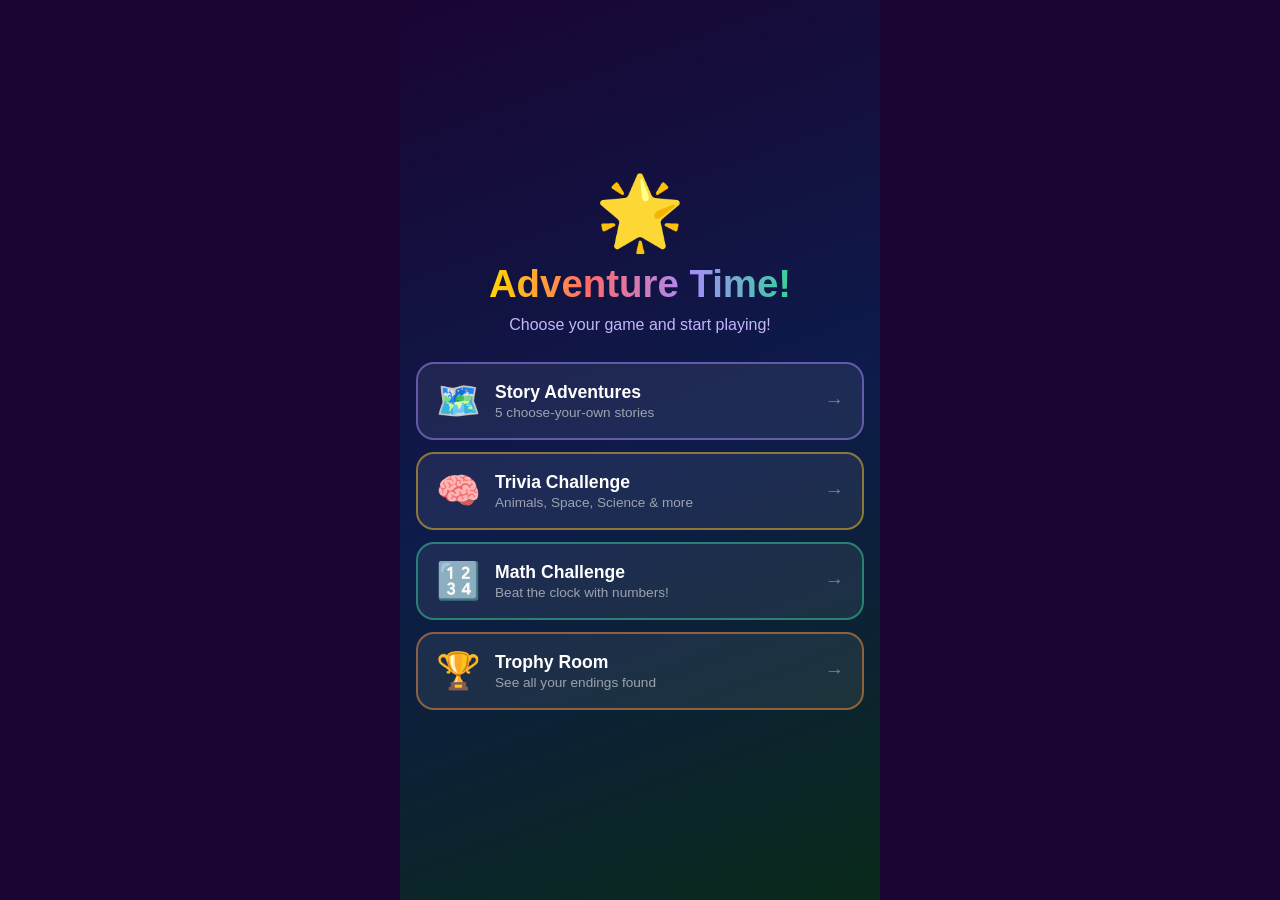
<file: kids_game/index.html>
<!DOCTYPE html>
<html lang="en">
<head>
  <meta charset="UTF-8">
  <meta name="viewport" content="width=device-width, initial-scale=1.0, maximum-scale=1.0">
  <meta name="theme-color" content="#1a0533">
  <meta name="apple-mobile-web-app-capable" content="yes">
  <title>Adventure Game! 🌟</title>
  <link rel="stylesheet" href="style.css">
</head>
<body>

<!-- Stars background -->
<div class="stars"></div>

<!-- ===== HOME SCREEN ===== -->
<div id="start-screen" class="screen">
  <div class="game-logo">🌟</div>
  <h1 class="game-title">Adventure Time!</h1>
  <p class="game-subtitle">Choose your game and start playing!</p>

  <div class="home-modes">
    <button class="mode-card mode-adventure" onclick="startGame()">
      <span class="mode-emoji">🗺️</span>
      <div class="mode-info">
        <span class="mode-title">Story Adventures</span>
        <span class="mode-desc">5 choose-your-own stories</span>
      </div>
      <span class="mode-arrow">→</span>
    </button>

    <button class="mode-card mode-trivia" onclick="startTriviaMode()">
      <span class="mode-emoji">🧠</span>
      <div class="mode-info">
        <span class="mode-title">Trivia Challenge</span>
        <span class="mode-desc">Animals, Space, Science & more</span>
      </div>
      <span class="mode-arrow">→</span>
    </button>

    <button class="mode-card mode-math" onclick="startMathMode()">
      <span class="mode-emoji">🔢</span>
      <div class="mode-info">
        <span class="mode-title">Math Challenge</span>
        <span class="mode-desc">Beat the clock with numbers!</span>
      </div>
      <span class="mode-arrow">→</span>
    </button>

    <button class="mode-card mode-trophy" onclick="showAchievements()">
      <span class="mode-emoji">🏆</span>
      <div class="mode-info">
        <span class="mode-title">Trophy Room</span>
        <span class="mode-desc">See all your endings found</span>
      </div>
      <span class="mode-arrow">→</span>
    </button>
  </div>
</div>

<!-- ===== STORY SELECT SCREEN ===== -->
<div id="select-screen" class="screen">
  <div class="story-header">
    <button class="back-btn" onclick="showScreen('start')">← Back</button>
  </div>
  <h2 class="select-title">Pick Your Adventure!</h2>
  <p class="select-subtitle">Each story has multiple secret endings to discover 🔍</p>

  <div class="story-cards">
    <button class="story-card space" onclick="pickStory('space')">
      <span class="card-emoji">🚀</span>
      <div class="card-title">Space Explorer</div>
      <div class="card-desc">Blast off and discover alien worlds, candy planets, and glowing creatures! 4 endings to find.</div>
    </button>

    <button class="story-card dragon" onclick="pickStory('dragon')">
      <span class="card-emoji">🐉</span>
      <div class="card-title">Dragon Quest</div>
      <div class="card-desc">Help Ember the dragon find magic fire before winter arrives! 5 endings to find.</div>
    </button>

    <button class="story-card ocean" onclick="pickStory('ocean')">
      <span class="card-emoji">🌊</span>
      <div class="card-title">Ocean Depths</div>
      <div class="card-desc">Dive deep in your yellow submarine and make amazing ocean friends! 4 endings to find.</div>
    </button>

    <button class="story-card pirate" onclick="pickStory('pirate')">
      <span class="card-emoji">🏴‍☠️</span>
      <div class="card-title">Pirate Adventure</div>
      <div class="card-desc">Sail the seas as the youngest captain ever and find legendary treasure! 4 endings to find.</div>
    </button>

    <button class="story-card superhero" onclick="pickStory('superhero')">
      <span class="card-emoji">🦸</span>
      <div class="card-title">Superhero Training</div>
      <div class="card-desc">Discover your superpower and train to save the day! 3 endings to find.</div>
    </button>
  </div>
</div>

<!-- ===== GAME SCREEN (Story Adventure) ===== -->
<div id="game-screen" class="screen">
  <!-- Rendered by JS -->
</div>

<!-- ===== TRIVIA SCREEN (in-adventure + standalone) ===== -->
<div id="trivia-screen" class="screen">
  <!-- Rendered by JS -->
</div>

<!-- ===== TRIVIA MODE SCREEN ===== -->
<div id="trivia-mode-screen" class="screen">
  <!-- Rendered by JS -->
</div>

<!-- ===== MATH MODE SCREEN ===== -->
<div id="math-mode-screen" class="screen">
  <!-- Rendered by JS -->
</div>

<!-- ===== ENDING SCREEN ===== -->
<div id="ending-screen" class="screen">
  <!-- Rendered by JS -->
</div>

<!-- ===== ACHIEVEMENTS SCREEN ===== -->
<div id="achievements-screen" class="screen">
  <!-- Rendered by JS -->
</div>

<script src="game.js"></script>
</body>
</html>
</file>
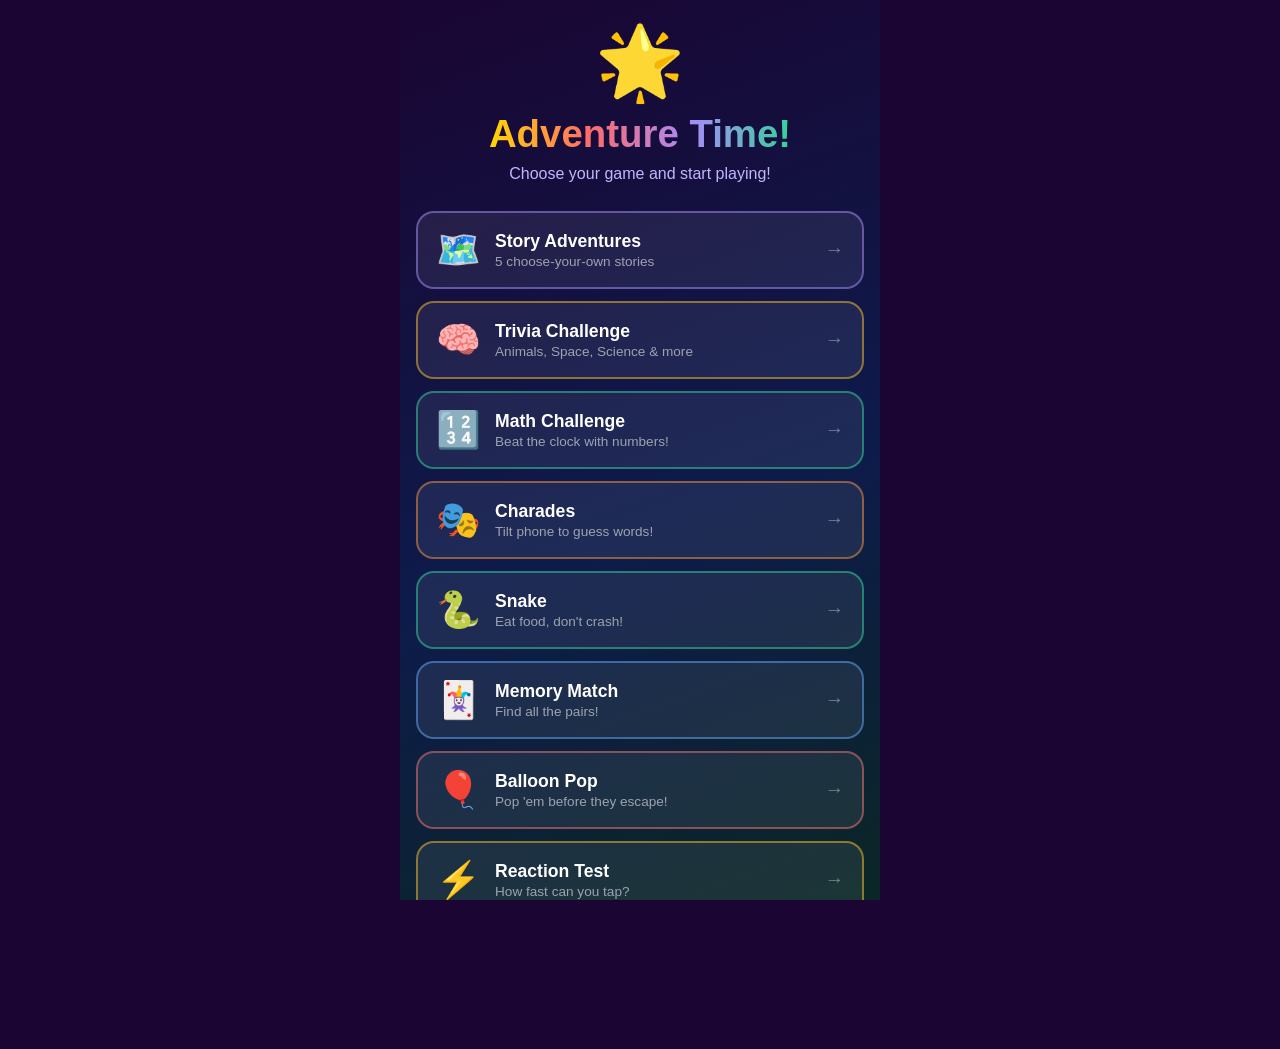
<file: kids_game/adventure_game.html>
<!DOCTYPE html>
<html lang="en">
<head>
  <meta charset="UTF-8">
  <meta name="viewport" content="width=device-width, initial-scale=1.0, maximum-scale=1.0">
  <meta name="theme-color" content="#1a0533">
  <meta name="apple-mobile-web-app-capable" content="yes">
  <title>Adventure Time! 🌟</title>
  <style>
/* ===== RESET & BASE ===== */
*, *::before, *::after { box-sizing: border-box; margin: 0; padding: 0; }
button { touch-action: manipulation; }

html, body {
  height: 100%;
  font-family: 'Segoe UI', 'Helvetica Neue', Arial, sans-serif;
  background: #1a0533;
  color: #fff;
  overflow-x: hidden;
}

/* ===== SCREEN SYSTEM ===== */
.screen {
  display: none;
  min-height: 100vh;
  padding: 20px 16px 40px;
  max-width: 480px;
  margin: 0 auto;
  flex-direction: column;
  align-items: center;
}
.screen.active { display: flex; }

/* ===== STARS BACKGROUND ===== */
.stars { position: fixed; top: 0; left: 0; width: 100%; height: 100%; pointer-events: none; z-index: -1; overflow: hidden; }
.star { position: absolute; background: #fff; border-radius: 50%; animation: twinkle var(--dur) ease-in-out infinite; opacity: 0; }
@keyframes twinkle { 0%, 100% { opacity: 0; } 50% { opacity: var(--max-opacity); } }

/* ===== HOME SCREEN ===== */
#start-screen {
  justify-content: center;
  background: linear-gradient(160deg, #1a0533 0%, #0d1b4b 50%, #0a2a1a 100%);
}
.game-logo { font-size: 72px; margin-bottom: 8px; animation: float 3s ease-in-out infinite; }
@keyframes float { 0%, 100% { transform: translateY(0); } 50% { transform: translateY(-12px); } }
.game-title {
  font-size: 2.4rem; font-weight: 900;
  background: linear-gradient(90deg, #ffd700, #ff6b6b, #a78bfa, #34d399);
  -webkit-background-clip: text; -webkit-text-fill-color: transparent; background-clip: text;
  line-height: 1.1; margin-bottom: 10px;
}
.game-subtitle { font-size: 1rem; color: #c4b5fd; margin-bottom: 28px; }

/* Home mode cards */
.home-modes { display: flex; flex-direction: column; gap: 12px; width: 100%; }
.mode-card {
  display: flex; align-items: center; gap: 14px;
  background: rgba(255,255,255,0.07);
  border: 2px solid rgba(255,255,255,0.15);
  border-radius: 18px; padding: 16px 18px;
  cursor: pointer; text-align: left; width: 100%;
  transition: transform 0.15s, background 0.2s, border-color 0.2s;
  -webkit-tap-highlight-color: transparent;
}
.mode-card:active { transform: scale(0.97); }
.mode-card:hover { background: rgba(255,255,255,0.13); }
.mode-emoji { font-size: 36px; flex-shrink: 0; }
.mode-info { flex: 1; display: flex; flex-direction: column; gap: 2px; }
.mode-title { font-size: 1.1rem; font-weight: 800; color: #fff; }
.mode-desc { font-size: 0.85rem; color: #9ca3af; }
.mode-arrow { font-size: 1.2rem; color: rgba(255,255,255,0.4); flex-shrink: 0; }
.mode-adventure { border-color: rgba(167,139,250,0.5); }
.mode-adventure:hover { border-color: #a78bfa; }
.mode-trivia { border-color: rgba(251,191,36,0.5); }
.mode-trivia:hover { border-color: #fbbf24; }
.mode-math { border-color: rgba(52,211,153,0.5); }
.mode-math:hover { border-color: #34d399; }
.mode-trophy { border-color: rgba(251,146,60,0.5); }
.mode-trophy:hover { border-color: #fb923c; }
.mode-charades { border-color: rgba(251,146,60,0.5); }
.mode-charades:hover { border-color: #fb923c; }
.mode-snake { border-color: rgba(52,211,153,0.5); }
.mode-snake:hover { border-color: #34d399; }
.mode-memory { border-color: rgba(96,165,250,0.5); }
.mode-memory:hover { border-color: #60a5fa; }
.mode-balloon { border-color: rgba(248,113,113,0.5); }
.mode-balloon:hover { border-color: #f87171; }
.mode-reaction { border-color: rgba(251,191,36,0.5); }
.mode-reaction:hover { border-color: #fbbf24; }

/* ===== STORY SELECT SCREEN ===== */
#select-screen { background: linear-gradient(160deg, #0d1b4b 0%, #1a0533 60%, #0a2a1a 100%); }
.select-title { font-size: 1.6rem; font-weight: 800; color: #ffd700; text-align: center; margin-bottom: 6px; }
.select-subtitle { font-size: 0.9rem; color: #c4b5fd; text-align: center; margin-bottom: 22px; }

.story-cards { display: flex; flex-direction: column; gap: 12px; width: 100%; }
.story-card {
  background: rgba(255,255,255,0.07); border: 2px solid rgba(255,255,255,0.15);
  border-radius: 18px; padding: 16px 18px; cursor: pointer;
  transition: transform 0.2s, background 0.2s, border-color 0.2s;
  text-align: left; width: 100%; -webkit-tap-highlight-color: transparent;
}
.story-card:active { transform: scale(0.97); }
.story-card:hover { background: rgba(255,255,255,0.13); }
.story-card.space { border-color: rgba(96,165,250,0.5); }
.story-card.space:hover { border-color: #60a5fa; }
.story-card.dragon { border-color: rgba(248,113,113,0.5); }
.story-card.dragon:hover { border-color: #f87171; }
.story-card.ocean { border-color: rgba(52,211,153,0.5); }
.story-card.ocean:hover { border-color: #34d399; }
.story-card.pirate { border-color: rgba(251,191,36,0.5); }
.story-card.pirate:hover { border-color: #fbbf24; }
.story-card.superhero { border-color: rgba(167,139,250,0.5); }
.story-card.superhero:hover { border-color: #a78bfa; }

.card-emoji { font-size: 40px; display: block; margin-bottom: 6px; }
.card-title { font-size: 1.2rem; font-weight: 800; margin-bottom: 4px; }
.story-card.space .card-title { color: #60a5fa; }
.story-card.dragon .card-title { color: #f87171; }
.story-card.ocean .card-title { color: #34d399; }
.story-card.pirate .card-title { color: #fbbf24; }
.story-card.superhero .card-title { color: #a78bfa; }
.card-desc { font-size: 0.88rem; color: #d1d5db; line-height: 1.4; }

/* ===== GAME SCREEN ===== */
#game-screen { background: linear-gradient(160deg, #0d1b4b 0%, #1a0533 50%, #0a2a1a 100%); justify-content: flex-start; }

.story-header {
  display: flex; align-items: center; gap: 8px;
  width: 100%; margin-bottom: 16px; margin-top: 6px;
  flex-wrap: wrap;
}
.back-btn {
  background: rgba(255,255,255,0.1); border: none; color: #fff;
  font-size: 1rem; padding: 8px 12px; border-radius: 12px;
  cursor: pointer; -webkit-tap-highlight-color: transparent;
  transition: background 0.2s; flex-shrink: 0;
}
.back-btn:active { background: rgba(255,255,255,0.2); }
.story-name-badge { font-size: 0.85rem; font-weight: 700; padding: 6px 12px; border-radius: 20px; flex: 1; }
.badge-space { background: #1e3a8a; color: #93c5fd; }
.badge-dragon { background: #7f1d1d; color: #fca5a5; }
.badge-ocean { background: #064e3b; color: #6ee7b7; }
.badge-pirate { background: #713f12; color: #fde68a; }
.badge-superhero { background: #4c1d95; color: #c4b5fd; }
.trivia-score-badge { background: rgba(253,224,71,0.15); color: #fde047; font-size: 0.85rem; font-weight: 700; padding: 6px 10px; border-radius: 20px; border: 1px solid rgba(253,224,71,0.3); white-space: nowrap; }

/* Scene card */
.scene-card {
  background: rgba(255,255,255,0.06); border-radius: 22px;
  padding: 22px 18px; width: 100%; margin-bottom: 18px;
  border: 1px solid rgba(255,255,255,0.1);
  opacity: 0; transform: translateY(20px);
  transition: opacity 0.4s ease, transform 0.4s ease;
}
.scene-card.visible { opacity: 1; transform: translateY(0); }
.scene-emoji { font-size: 52px; display: block; text-align: center; margin-bottom: 10px; }
.scene-title { font-size: 1.25rem; font-weight: 800; text-align: center; margin-bottom: 10px; color: #ffd700; }
.scene-text { font-size: 1rem; line-height: 1.65; color: #e5e7eb; }

/* Choices */
.choices-container {
  display: flex; flex-direction: column; gap: 11px; width: 100%;
  opacity: 0; transform: translateY(16px);
  transition: opacity 0.35s ease 0.2s, transform 0.35s ease 0.2s;
}
.choices-container.visible { opacity: 1; transform: translateY(0); }
.choice-btn {
  background: rgba(255,255,255,0.08); border: 2px solid rgba(255,255,255,0.2);
  color: #fff; font-size: 0.98rem; font-weight: 600;
  padding: 15px 16px; border-radius: 14px; cursor: pointer;
  text-align: left; line-height: 1.4;
  transition: background 0.2s, transform 0.15s, border-color 0.2s;
  -webkit-tap-highlight-color: transparent; width: 100%;
}
.choice-btn:active { transform: scale(0.97); }
.theme-space .choice-btn:hover { border-color: #60a5fa; background: rgba(96,165,250,0.15); }
.theme-dragon .choice-btn:hover { border-color: #f87171; background: rgba(248,113,113,0.15); }
.theme-ocean .choice-btn:hover { border-color: #34d399; background: rgba(52,211,153,0.15); }
.theme-pirate .choice-btn:hover { border-color: #fbbf24; background: rgba(251,191,36,0.15); }
.theme-superhero .choice-btn:hover { border-color: #a78bfa; background: rgba(167,139,250,0.15); }

/* Progress dots */
.progress-dots { display: flex; gap: 5px; justify-content: center; margin-bottom: 14px; }
.dot { width: 8px; height: 8px; border-radius: 50%; background: rgba(255,255,255,0.18); transition: background 0.3s; }
.dot.filled { background: #ffd700; }

/* ===== TRIVIA SCREEN (in-adventure) ===== */
#trivia-screen { background: linear-gradient(160deg, #0d1b4b 0%, #1a0533 60%, #0a1a0a 100%); justify-content: flex-start; }
.trivia-header { display: flex; justify-content: space-between; align-items: center; width: 100%; margin-bottom: 20px; margin-top: 6px; }
.trivia-badge { background: rgba(251,191,36,0.2); color: #fbbf24; font-size: 0.95rem; font-weight: 800; padding: 8px 16px; border-radius: 20px; border: 1px solid rgba(251,191,36,0.4); }
.trivia-score { color: #fde047; font-weight: 700; font-size: 1rem; }
.trivia-card {
  background: rgba(255,255,255,0.06); border-radius: 22px;
  padding: 24px 18px; width: 100%; margin-bottom: 16px;
  border: 1px solid rgba(251,191,36,0.2);
  opacity: 0; transform: translateY(20px);
  transition: opacity 0.4s ease, transform 0.4s ease;
}
.trivia-card.visible { opacity: 1; transform: translateY(0); }
.trivia-question { font-size: 1.1rem; font-weight: 700; line-height: 1.5; color: #fff; margin-bottom: 20px; text-align: center; }
.trivia-choices { display: flex; flex-direction: column; gap: 10px; }
.trivia-btn {
  background: rgba(255,255,255,0.08); border: 2px solid rgba(251,191,36,0.3);
  color: #fff; font-size: 0.98rem; font-weight: 600;
  padding: 14px 16px; border-radius: 14px; cursor: pointer;
  text-align: left; transition: background 0.2s, border-color 0.2s, transform 0.15s;
  -webkit-tap-highlight-color: transparent; width: 100%;
}
.trivia-btn:not(:disabled):hover { border-color: #fbbf24; background: rgba(251,191,36,0.15); }
.trivia-btn:not(:disabled):active { transform: scale(0.97); }
.trivia-btn.trivia-correct { background: rgba(52,211,153,0.25); border-color: #34d399; color: #6ee7b7; }
.trivia-btn.trivia-wrong { background: rgba(248,113,113,0.2); border-color: #f87171; color: #fca5a5; }
.trivia-fact {
  margin-top: 18px; padding: 16px; border-radius: 14px; font-size: 0.95rem; line-height: 1.55;
}
.fact-correct { background: rgba(52,211,153,0.15); border: 1px solid rgba(52,211,153,0.3); color: #d1fae5; }
.fact-wrong { background: rgba(167,139,250,0.15); border: 1px solid rgba(167,139,250,0.3); color: #ede9fe; }
.trivia-fact p:first-child { font-weight: 800; font-size: 1.05rem; margin-bottom: 8px; }
.fact-text { color: #e5e7eb; }
.trivia-hint { font-size: 0.85rem; color: #9ca3af; text-align: center; }

/* ===== TRIVIA MODE SCREEN ===== */
#trivia-mode-screen { background: linear-gradient(160deg, #0d1b4b 0%, #1a0533 60%, #0a1a0a 100%); justify-content: flex-start; }

.mode-header { display: flex; align-items: center; gap: 10px; width: 100%; margin-bottom: 20px; margin-top: 6px; }
.mode-title-badge { font-size: 1.1rem; font-weight: 800; padding: 6px 16px; border-radius: 20px; background: rgba(251,191,36,0.15); color: #fbbf24; border: 1px solid rgba(251,191,36,0.3); }
.mode-title-badge-math { background: rgba(52,211,153,0.15); color: #34d399; border-color: rgba(52,211,153,0.3); }

.category-grid { display: grid; grid-template-columns: 1fr 1fr; gap: 12px; width: 100%; margin-bottom: 20px; }
.category-btn {
  background: rgba(255,255,255,0.07); border: 2px solid rgba(255,255,255,0.15);
  border-radius: 16px; padding: 18px 14px; cursor: pointer;
  text-align: center; font-size: 0.95rem; font-weight: 700; color: #fff;
  transition: transform 0.15s, background 0.2s; -webkit-tap-highlight-color: transparent;
  display: flex; flex-direction: column; align-items: center; gap: 8px;
}
.category-btn:active { transform: scale(0.95); }
.category-btn:hover { background: rgba(255,255,255,0.13); }
.category-btn .cat-emoji { font-size: 36px; }
.cat-all { border-color: rgba(251,191,36,0.5); }
.cat-animals { border-color: rgba(52,211,153,0.5); }
.cat-space { border-color: rgba(96,165,250,0.5); }
.cat-science { border-color: rgba(167,139,250,0.5); }
.cat-ocean { border-color: rgba(34,211,238,0.5); }
.cat-fun { border-color: rgba(248,113,113,0.5); }

/* Trivia game in progress */
.trivia-game-header { display: flex; justify-content: space-between; align-items: center; width: 100%; margin-bottom: 16px; }
.trivia-progress-text { font-size: 0.9rem; font-weight: 700; color: #c4b5fd; }
.trivia-live-score { font-size: 0.9rem; font-weight: 700; color: #fde047; }
.trivia-progress-bar { width: 100%; height: 6px; background: rgba(255,255,255,0.1); border-radius: 3px; margin-bottom: 18px; }
.trivia-progress-fill { height: 100%; background: linear-gradient(90deg, #fbbf24, #a78bfa); border-radius: 3px; transition: width 0.4s ease; }

/* Results screen */
.results-card {
  background: rgba(255,255,255,0.06); border-radius: 22px;
  padding: 28px 20px; width: 100%; text-align: center;
  border: 1px solid rgba(255,255,255,0.15);
}
.results-emoji { font-size: 72px; display: block; margin-bottom: 12px; }
.results-title { font-size: 1.8rem; font-weight: 900; color: #ffd700; margin-bottom: 10px; }
.results-score-big { font-size: 3rem; font-weight: 900; color: #fbbf24; margin: 12px 0; }
.results-text { font-size: 1rem; color: #d1d5db; line-height: 1.6; margin-bottom: 24px; }
.results-breakdown { display: flex; gap: 10px; justify-content: center; margin-bottom: 20px; }
.result-stat { background: rgba(255,255,255,0.08); border-radius: 12px; padding: 12px 16px; text-align: center; }
.stat-num { font-size: 1.6rem; font-weight: 900; display: block; }
.stat-label { font-size: 0.78rem; color: #9ca3af; }
.stat-correct .stat-num { color: #34d399; }
.stat-wrong .stat-num { color: #f87171; }
.stat-score .stat-num { color: #fbbf24; }

/* ===== MATH MODE SCREEN ===== */
#math-mode-screen { background: linear-gradient(160deg, #0a2a1a 0%, #1a0533 50%, #0d1b4b 100%); justify-content: flex-start; }

.difficulty-grid { display: flex; flex-direction: column; gap: 12px; width: 100%; }
.difficulty-btn {
  display: flex; align-items: center; gap: 14px;
  background: rgba(255,255,255,0.07); border: 2px solid rgba(255,255,255,0.15);
  border-radius: 16px; padding: 16px 18px; cursor: pointer;
  -webkit-tap-highlight-color: transparent;
  transition: transform 0.15s, background 0.2s; width: 100%;
}
.difficulty-btn:active { transform: scale(0.97); }
.diff-emoji { font-size: 36px; }
.diff-info { text-align: left; }
.diff-name { font-size: 1.1rem; font-weight: 800; color: #fff; margin-bottom: 2px; }
.diff-desc { font-size: 0.85rem; color: #9ca3af; }
.diff-easy { border-color: rgba(52,211,153,0.5); }
.diff-medium { border-color: rgba(251,191,36,0.5); }
.diff-hard { border-color: rgba(248,113,113,0.5); }

/* Math game */
.math-header { display: flex; justify-content: space-between; align-items: center; width: 100%; margin-bottom: 14px; }
.math-score-display { font-size: 0.9rem; font-weight: 700; color: #fde047; }
.math-timer-display { font-size: 0.9rem; font-weight: 700; }
.timer-ok { color: #34d399; }
.timer-warn { color: #fbbf24; }
.timer-danger { color: #f87171; animation: flash 0.5s ease-in-out infinite; }
@keyframes flash { 0%, 100% { opacity: 1; } 50% { opacity: 0.4; } }

.math-progress-bar { width: 100%; height: 6px; background: rgba(255,255,255,0.1); border-radius: 3px; margin-bottom: 18px; }
.math-progress-fill { height: 100%; background: linear-gradient(90deg, #34d399, #60a5fa); border-radius: 3px; transition: width 0.3s ease; }

.math-question-card {
  background: rgba(255,255,255,0.06); border-radius: 22px;
  padding: 30px 20px; width: 100%; margin-bottom: 18px;
  border: 1px solid rgba(52,211,153,0.2); text-align: center;
}
.math-problem { font-size: 2.2rem; font-weight: 900; color: #fff; margin-bottom: 10px; letter-spacing: 2px; }
.math-streak { font-size: 0.85rem; color: #fbbf24; font-weight: 700; min-height: 20px; }

.math-answers { display: grid; grid-template-columns: 1fr 1fr; gap: 10px; width: 100%; }
.math-btn {
  background: rgba(255,255,255,0.08); border: 2px solid rgba(52,211,153,0.3);
  color: #fff; font-size: 1.4rem; font-weight: 900;
  padding: 18px 10px; border-radius: 14px; cursor: pointer;
  transition: background 0.15s, transform 0.12s, border-color 0.15s;
  -webkit-tap-highlight-color: transparent; text-align: center;
}
.math-btn:not(:disabled):active { transform: scale(0.94); }
.math-btn:not(:disabled):hover { border-color: #34d399; background: rgba(52,211,153,0.15); }
.math-btn.math-correct { background: rgba(52,211,153,0.3); border-color: #34d399; }
.math-btn.math-wrong { background: rgba(248,113,113,0.25); border-color: #f87171; }
.math-feedback { font-size: 1rem; font-weight: 700; text-align: center; min-height: 28px; margin-top: 10px; padding: 6px; }
.feedback-correct { color: #34d399; }
.feedback-wrong { color: #f87171; }

/* ===== ENDING SCREEN ===== */
#ending-screen { justify-content: center; text-align: center; }
.ending-bg-great { background: linear-gradient(160deg, #1c1c00 0%, #2d1a00 50%, #001a1a 100%); }
.ending-bg-good { background: linear-gradient(160deg, #0a1a0a 0%, #1a1a2e 50%, #1a0a2e 100%); }
.ending-fireworks { font-size: 36px; letter-spacing: 3px; margin-bottom: 10px; animation: pulse 1.5s ease-in-out infinite; }
@keyframes pulse { 0%, 100% { transform: scale(1); } 50% { transform: scale(1.08); } }
.ending-badge { display: inline-block; padding: 7px 20px; border-radius: 30px; font-size: 0.82rem; font-weight: 800; letter-spacing: 1px; text-transform: uppercase; margin-bottom: 16px; }
.badge-great { background: linear-gradient(90deg, #ffd700, #ff8c00); color: #1a0000; }
.badge-good { background: linear-gradient(90deg, #a78bfa, #60a5fa); color: #0a001a; }
.ending-emoji { font-size: 72px; margin-bottom: 12px; display: block; }
.ending-title { font-size: 1.9rem; font-weight: 900; margin-bottom: 12px; line-height: 1.15; color: #ffd700; }
.ending-text { font-size: 1rem; color: #e5e7eb; line-height: 1.65; margin-bottom: 16px; max-width: 380px; }
.trivia-final-score { background: rgba(253,224,71,0.1); border: 1px solid rgba(253,224,71,0.3); color: #fde047; font-size: 0.95rem; font-weight: 700; padding: 10px 20px; border-radius: 20px; margin-bottom: 24px; }
.ending-buttons { display: flex; flex-direction: column; gap: 10px; width: 100%; max-width: 340px; }

/* ===== ACHIEVEMENTS SCREEN ===== */
#achievements-screen { background: linear-gradient(160deg, #1a0533 0%, #0d1b4b 50%, #0a2a1a 100%); justify-content: flex-start; }
.ach-header { display: flex; align-items: center; gap: 12px; width: 100%; margin-bottom: 8px; margin-top: 6px; }
.ach-title { font-size: 1.4rem; font-weight: 900; color: #ffd700; }
.ach-subtitle { font-size: 0.9rem; color: #c4b5fd; margin-bottom: 10px; }
.ach-progress-bar { width: 100%; height: 8px; background: rgba(255,255,255,0.1); border-radius: 4px; margin-bottom: 22px; }
.ach-progress-fill { height: 100%; background: linear-gradient(90deg, #ffd700, #ff6b6b, #a78bfa); border-radius: 4px; transition: width 0.6s ease; }
.ach-story-section { width: 100%; margin-bottom: 20px; }
.ach-story-title { font-size: 1.05rem; font-weight: 800; color: #c4b5fd; margin-bottom: 10px; }
.ach-grid { display: grid; grid-template-columns: 1fr 1fr; gap: 8px; }
.ach-item {
  border-radius: 14px; padding: 14px 12px; text-align: center;
  display: flex; flex-direction: column; align-items: center; gap: 6px;
}
.ach-item.found { background: rgba(255,255,255,0.08); border: 1px solid rgba(255,255,255,0.2); }
.ach-item.locked { background: rgba(255,255,255,0.03); border: 1px dashed rgba(255,255,255,0.1); }
.ach-emoji { font-size: 28px; }
.ach-name { font-size: 0.78rem; font-weight: 700; color: #d1d5db; line-height: 1.3; }
.ach-item.locked .ach-name { color: rgba(255,255,255,0.3); }
.ach-type-badge { font-size: 0.68rem; font-weight: 800; padding: 2px 8px; border-radius: 10px; }

/* ===== BUTTONS ===== */
.btn-primary {
  background: linear-gradient(90deg, #7c3aed, #4f46e5); color: #fff; border: none;
  font-size: 1.1rem; font-weight: 800; padding: 17px 28px; border-radius: 14px;
  cursor: pointer; width: 100%; transition: transform 0.15s, opacity 0.2s;
  -webkit-tap-highlight-color: transparent;
}
.btn-primary:active { transform: scale(0.96); }
.btn-primary:hover { opacity: 0.9; }
.btn-secondary {
  background: rgba(255,255,255,0.1); color: #d1d5db;
  border: 2px solid rgba(255,255,255,0.2); font-size: 0.95rem; font-weight: 700;
  padding: 13px 24px; border-radius: 14px; cursor: pointer; width: 100%;
  transition: transform 0.15s, background 0.2s; -webkit-tap-highlight-color: transparent;
}
.btn-secondary:active { transform: scale(0.96); }
.btn-secondary:hover { background: rgba(255,255,255,0.16); }

/* Scrollbar */
::-webkit-scrollbar { width: 4px; }
::-webkit-scrollbar-track { background: transparent; }
::-webkit-scrollbar-thumb { background: rgba(255,255,255,0.2); border-radius: 2px; }

/* ===== CHARADES ===== */
#charades-screen { background: linear-gradient(135deg, #1e0a3c 0%, #2d1257 50%, #1a0a2e 100%); }
.charades-header { display: flex; justify-content: space-between; align-items: center; width: 100%; margin-bottom: 16px; margin-top: 6px; }
.charades-timer-val { font-size: 2rem; font-weight: 900; color: #fbbf24; min-width: 60px; text-align: center; }
.charades-timer-val.urgent { color: #f87171; animation: flash 0.5s ease-in-out infinite; }
.charades-word-card { background: linear-gradient(135deg, rgba(139,92,246,0.3), rgba(109,40,217,0.4)); border: 2px solid rgba(167,139,250,0.4); border-radius: 24px; padding: 40px 24px; width: 100%; text-align: center; box-shadow: 0 8px 32px rgba(139,92,246,0.3); min-height: 200px; display: flex; flex-direction: column; align-items: center; justify-content: center; margin-bottom: 16px; transition: background 0.3s; }
.charades-word { font-size: 2.4rem; font-weight: 900; color: #fff; line-height: 1.2; margin-bottom: 10px; transition: opacity 0.2s, transform 0.2s; }
.charades-category-pill { display: inline-block; padding: 4px 14px; border-radius: 999px; font-size: 0.78rem; font-weight: 700; text-transform: uppercase; letter-spacing: 0.08em; }
.charades-category-pill.animals { background: #34d399; color: #064e3b; }
.charades-category-pill.movies  { background: #f87171; color: #7f1d1d; }
.charades-category-pill.actions { background: #60a5fa; color: #1e3a8a; }
.charades-category-pill.silly   { background: #fbbf24; color: #78350f; }
.charades-tilt-hint { display: flex; gap: 12px; width: 100%; margin-bottom: 14px; }
.tilt-hint-card { flex: 1; padding: 12px 10px; border-radius: 16px; text-align: center; font-size: 0.85rem; font-weight: 700; line-height: 1.4; }
.tilt-hint-card.correct-hint { background: rgba(52,211,153,0.15); border: 2px solid rgba(52,211,153,0.4); color: #6ee7b7; }
.tilt-hint-card.skip-hint { background: rgba(248,113,113,0.15); border: 2px solid rgba(248,113,113,0.4); color: #fca5a5; }
.tilt-hint-icon { font-size: 1.6rem; display: block; margin-bottom: 4px; }
.charades-buttons { display: flex; gap: 14px; width: 100%; }
.btn-charades-skip { flex: 1; padding: 18px 10px; border: none; border-radius: 18px; font-size: 1.1rem; font-weight: 900; cursor: pointer; background: linear-gradient(135deg, #f87171, #ef4444); color: #fff; box-shadow: 0 4px 16px rgba(239,68,68,0.4); transition: transform 0.12s; -webkit-tap-highlight-color: transparent; }
.btn-charades-correct { flex: 1; padding: 18px 10px; border: none; border-radius: 18px; font-size: 1.1rem; font-weight: 900; cursor: pointer; background: linear-gradient(135deg, #34d399, #10b981); color: #fff; box-shadow: 0 4px 16px rgba(16,185,129,0.4); transition: transform 0.12s; -webkit-tap-highlight-color: transparent; }
.btn-charades-skip:active, .btn-charades-correct:active { transform: scale(0.95); }
.charades-cat-grid { display: grid; grid-template-columns: 1fr 1fr; gap: 14px; width: 100%; margin-bottom: 24px; }
.charades-cat-btn { padding: 22px 10px; border: none; border-radius: 18px; font-size: 1.15rem; font-weight: 800; cursor: pointer; color: #fff; transition: transform 0.15s; -webkit-tap-highlight-color: transparent; }
.charades-cat-btn:active { transform: scale(0.93); }
.charades-cat-btn.cat-animals { background: linear-gradient(135deg, #34d399, #059669); }
.charades-cat-btn.cat-movies  { background: linear-gradient(135deg, #f87171, #dc2626); }
.charades-cat-btn.cat-actions { background: linear-gradient(135deg, #60a5fa, #2563eb); }
.charades-cat-btn.cat-silly   { background: linear-gradient(135deg, #fbbf24, #d97706); }
.charades-cat-btn.cat-all     { grid-column: 1 / -1; background: linear-gradient(135deg, #a78bfa, #7c3aed); }

/* ===== SNAKE ===== */
#snake-screen { background: #0a0a0f; }
.snake-header { display: flex; justify-content: space-between; align-items: center; width: 100%; margin-bottom: 10px; }
.snake-score-box { text-align: center; }
.snake-score-box .s-label { font-size: 0.7rem; text-transform: uppercase; letter-spacing: 0.1em; color: #6ee7b7; font-weight: 700; }
.snake-score-box .s-value { font-size: 1.5rem; font-weight: 900; color: #fff; }
#snake-canvas { border: 3px solid #34d399; border-radius: 8px; box-shadow: 0 0 24px rgba(52,211,153,0.3); display: block; touch-action: none; }
.snake-canvas-wrap { position: relative; margin: 0 auto; }
.snake-overlay { position: absolute; inset: 0; background: rgba(0,0,0,0.82); display: flex; flex-direction: column; align-items: center; justify-content: center; border-radius: 8px; text-align: center; padding: 20px; backdrop-filter: blur(4px); }
.dpad-grid { display: grid; grid-template-columns: repeat(3, 56px); grid-template-rows: repeat(3, 56px); gap: 6px; margin: 12px auto 0; }
.dpad-btn { width: 56px; height: 56px; border: 2px solid rgba(52,211,153,0.35); border-radius: 12px; background: rgba(52,211,153,0.15); color: #34d399; font-size: 1.4rem; cursor: pointer; display: flex; align-items: center; justify-content: center; transition: background 0.1s, transform 0.1s; -webkit-tap-highlight-color: transparent; }
.dpad-btn:active { background: rgba(52,211,153,0.35); transform: scale(0.9); }
.dpad-blank { background: transparent; pointer-events: none; }

/* ===== MEMORY MATCH ===== */
#memory-screen { background: linear-gradient(135deg, #0f172a, #1e3a5f); }
.memory-header { display: flex; justify-content: space-between; align-items: center; width: 100%; margin-bottom: 12px; margin-top: 6px; }
.memory-stat .m-label { font-size: 0.7rem; text-transform: uppercase; letter-spacing: 0.1em; color: #93c5fd; font-weight: 700; }
.memory-stat .m-value { font-size: 1.4rem; font-weight: 900; color: #fff; }
.memory-grid { display: grid; gap: 8px; width: 100%; }
.memory-grid.easy { grid-template-columns: repeat(4, 1fr); }
.memory-grid.hard { grid-template-columns: repeat(4, 1fr); }
.memory-card { aspect-ratio: 1; perspective: 600px; cursor: pointer; -webkit-tap-highlight-color: transparent; }
.memory-card-inner { width: 100%; height: 100%; position: relative; transform-style: preserve-3d; transition: transform 0.4s ease; border-radius: 12px; }
.memory-card.flipped .memory-card-inner, .memory-card.matched .memory-card-inner { transform: rotateY(180deg); }
.memory-card-front, .memory-card-back { position: absolute; inset: 0; border-radius: 12px; display: flex; align-items: center; justify-content: center; font-size: 1.8rem; backface-visibility: hidden; -webkit-backface-visibility: hidden; }
.memory-card-front { background: linear-gradient(135deg, #1e40af, #1d4ed8); border: 2px solid rgba(96,165,250,0.3); }
.memory-card-back { background: linear-gradient(135deg, #1e3a5f, #0f2a4a); border: 2px solid rgba(96,165,250,0.2); transform: rotateY(180deg); }
.memory-card.matched .memory-card-front { background: linear-gradient(135deg, #065f46, #047857); border-color: rgba(52,211,153,0.5); box-shadow: 0 0 12px rgba(52,211,153,0.4); }
.memory-diff-btn { display: block; width: 100%; padding: 20px; margin-bottom: 14px; border: none; border-radius: 18px; font-size: 1.1rem; font-weight: 800; cursor: pointer; color: #fff; transition: transform 0.12s; -webkit-tap-highlight-color: transparent; }
.memory-diff-btn:active { transform: scale(0.95); }
.memory-diff-btn.easy { background: linear-gradient(135deg, #34d399, #059669); }
.memory-diff-btn.hard { background: linear-gradient(135deg, #f87171, #dc2626); }

/* ===== BALLOON POP ===== */
#balloon-screen { background: linear-gradient(180deg, #0c1445 0%, #1a237e 50%, #283593 100%); overflow: hidden; }
.balloon-hud { display: flex; justify-content: space-between; align-items: center; width: 100%; margin-bottom: 10px; }
.balloon-hud-stat { text-align: center; background: rgba(0,0,0,0.3); border-radius: 12px; padding: 8px 14px; }
.balloon-hud-stat .b-label { font-size: 0.7rem; text-transform: uppercase; letter-spacing: 0.1em; color: #fca5a5; font-weight: 700; }
.balloon-hud-stat .b-value { font-size: 1.4rem; font-weight: 900; color: #fff; }
.balloon-hud-stat .b-value.combo { color: #fbbf24; }
#balloon-field { position: relative; width: 100%; height: 420px; overflow: hidden; border-radius: 16px; background: rgba(255,255,255,0.02); touch-action: none; }
.balloon-item { position: absolute; font-size: 2.4rem; cursor: pointer; user-select: none; -webkit-tap-highlight-color: transparent; animation: balloonRise linear forwards; }
@keyframes balloonRise { from { bottom: -60px; } to { bottom: 110%; } }
.balloon-item.popped { animation: balloonPop 0.35s ease-out forwards !important; pointer-events: none; }
@keyframes balloonPop { 0% { transform: scale(1); opacity: 1; } 40% { transform: scale(1.6); opacity: 0.8; } 100% { transform: scale(0.1); opacity: 0; } }
.balloon-score-float { position: absolute; font-size: 1rem; font-weight: 900; color: #fbbf24; text-shadow: 0 2px 6px rgba(0,0,0,0.6); pointer-events: none; animation: floatUp 0.9s ease-out forwards; z-index: 20; }
@keyframes floatUp { from { opacity: 1; transform: translateY(0); } to { opacity: 0; transform: translateY(-60px); } }

/* ===== REACTION TEST ===== */
#reaction-screen { background: #0f172a; }
#reaction-pad { flex: 1; width: 100%; display: flex; flex-direction: column; align-items: center; justify-content: center; cursor: pointer; user-select: none; -webkit-tap-highlight-color: transparent; transition: background 0.2s; text-align: center; padding: 24px; min-height: 320px; border-radius: 20px; margin: 12px 0; }
#reaction-pad.waiting  { background: linear-gradient(135deg, #991b1b, #7f1d1d); }
#reaction-pad.ready    { background: linear-gradient(135deg, #065f46, #064e3b); }
#reaction-pad.toosoon  { background: linear-gradient(135deg, #92400e, #78350f); }
#reaction-pad.idle     { background: linear-gradient(135deg, #1e293b, #0f172a); border: 2px dashed rgba(255,255,255,0.15); }
.reaction-emoji-big { font-size: 4.5rem; display: block; margin-bottom: 12px; }
.reaction-main-text { font-size: 1.8rem; font-weight: 900; color: #fff; margin-bottom: 8px; }
.reaction-sub-text { font-size: 1rem; color: rgba(255,255,255,0.7); }
.reaction-result-row { display: flex; justify-content: space-between; align-items: center; background: rgba(255,255,255,0.07); border-radius: 10px; padding: 10px 16px; font-size: 1rem; color: #e5e7eb; margin-bottom: 6px; }
.reaction-ms { font-weight: 900; color: #fbbf24; }

/* ===== NEW TRIVIA CATEGORY BUTTONS ===== */
.cat-movies { border-color: rgba(244,63,94,0.5) !important; }
.cat-movies:hover { border-color: #f43f5e !important; }
.cat-disney { border-color: rgba(6,182,212,0.5) !important; }
.cat-disney:hover { border-color: #06b6d4 !important; }

  </style>
</head>
<body>
<div class="stars"></div>
<div id="start-screen" class="screen active">
  <div class="game-logo">🌟</div>
  <h1 class="game-title">Adventure Time!</h1>
  <p class="game-subtitle">Choose your game and start playing!</p>
  <div class="home-modes">
    <button class="mode-card mode-adventure" onclick="startGame()">
      <span class="mode-emoji">🗺️</span>
      <div class="mode-info"><span class="mode-title">Story Adventures</span><span class="mode-desc">5 choose-your-own stories</span></div>
      <span class="mode-arrow">→</span>
    </button>
    <button class="mode-card mode-trivia" onclick="startTriviaMode()">
      <span class="mode-emoji">🧠</span>
      <div class="mode-info"><span class="mode-title">Trivia Challenge</span><span class="mode-desc">Animals, Space, Science &amp; more</span></div>
      <span class="mode-arrow">→</span>
    </button>
    <button class="mode-card mode-math" onclick="startMathMode()">
      <span class="mode-emoji">🔢</span>
      <div class="mode-info"><span class="mode-title">Math Challenge</span><span class="mode-desc">Beat the clock with numbers!</span></div>
      <span class="mode-arrow">→</span>
    </button>
    <button class="mode-card mode-charades" onclick="startCharades()">
      <span class="mode-emoji">🎭</span>
      <div class="mode-info"><span class="mode-title">Charades</span><span class="mode-desc">Tilt phone to guess words!</span></div>
      <span class="mode-arrow">→</span>
    </button>
    <button class="mode-card mode-snake" onclick="startSnakeGame()">
      <span class="mode-emoji">🐍</span>
      <div class="mode-info"><span class="mode-title">Snake</span><span class="mode-desc">Eat food, don't crash!</span></div>
      <span class="mode-arrow">→</span>
    </button>
    <button class="mode-card mode-memory" onclick="startMemory()">
      <span class="mode-emoji">🃏</span>
      <div class="mode-info"><span class="mode-title">Memory Match</span><span class="mode-desc">Find all the pairs!</span></div>
      <span class="mode-arrow">→</span>
    </button>
    <button class="mode-card mode-balloon" onclick="startBalloonPop()">
      <span class="mode-emoji">🎈</span>
      <div class="mode-info"><span class="mode-title">Balloon Pop</span><span class="mode-desc">Pop 'em before they escape!</span></div>
      <span class="mode-arrow">→</span>
    </button>
    <button class="mode-card mode-reaction" onclick="startReaction()">
      <span class="mode-emoji">⚡</span>
      <div class="mode-info"><span class="mode-title">Reaction Test</span><span class="mode-desc">How fast can you tap?</span></div>
      <span class="mode-arrow">→</span>
    </button>
    <button class="mode-card mode-trophy" onclick="showAchievements()">
      <span class="mode-emoji">🏆</span>
      <div class="mode-info"><span class="mode-title">Trophy Room</span><span class="mode-desc">High scores &amp; story endings</span></div>
      <span class="mode-arrow">→</span>
    </button>
  </div>
</div>
<div id="select-screen" class="screen">
  <div class="story-header">
    <button class="back-btn" onclick="showScreen('start')">← Back</button>
  </div>
  <h2 class="select-title">Pick Your Adventure!</h2>
  <p class="select-subtitle">Each story has multiple secret endings to discover 🔍</p>
  <div class="story-cards">
    <button class="story-card space" onclick="pickStory('space')"><span class="card-emoji">🚀</span><div class="card-title">Space Explorer</div><div class="card-desc">Blast off and discover alien worlds, candy planets, and glowing creatures! 4 endings to find.</div></button>
    <button class="story-card dragon" onclick="pickStory('dragon')"><span class="card-emoji">🐉</span><div class="card-title">Dragon Quest</div><div class="card-desc">Help Ember the dragon find magic fire before winter arrives! 5 endings to find.</div></button>
    <button class="story-card ocean" onclick="pickStory('ocean')"><span class="card-emoji">🌊</span><div class="card-title">Ocean Depths</div><div class="card-desc">Dive deep in your yellow submarine and make amazing ocean friends! 4 endings to find.</div></button>
    <button class="story-card pirate" onclick="pickStory('pirate')"><span class="card-emoji">🏴‍☠️</span><div class="card-title">Pirate Adventure</div><div class="card-desc">Sail the seas as the youngest captain ever and find legendary treasure! 4 endings to find.</div></button>
    <button class="story-card superhero" onclick="pickStory('superhero')"><span class="card-emoji">🦸</span><div class="card-title">Superhero Training</div><div class="card-desc">Discover your superpower and train to save the day! 3 endings to find.</div></button>
  </div>
</div>
<div id="game-screen" class="screen"></div>
<div id="trivia-screen" class="screen"></div>
<div id="trivia-mode-screen" class="screen"></div>
<div id="math-mode-screen" class="screen"></div>
<div id="ending-screen" class="screen"></div>
<div id="achievements-screen" class="screen"></div>
<div id="charades-screen" class="screen"></div>
<div id="snake-screen" class="screen"></div>
<div id="memory-screen" class="screen"></div>
<div id="balloon-screen" class="screen"></div>
<div id="reaction-screen" class="screen"></div>
<script>
/* ===================================================
   ADVENTURE GAME - CHOOSE YOUR OWN STORY!
   For kids ages 8-10
   5 adventures · Trivia mini-games · Achievements
=================================================== */

// ===== TRIVIA QUESTIONS =====
const TRIVIA = [
  // Animals
  { q: "How many legs does a spider have?", a: 1, choices: ["6 legs", "8 legs", "10 legs"], fact: "Spiders have 8 legs! They use all of them to spin amazing webs! 🕷️" },
  { q: "Which animal is the fastest on land?", a: 0, choices: ["Cheetah", "Lion", "Horse"], fact: "The cheetah can run up to 75 mph (120 km/h)! That's faster than a car! 🐆" },
  { q: "How long do sea turtles live?", a: 2, choices: ["10 years", "30 years", "Over 100 years"], fact: "Sea turtles can live over 100 years! Some are older than your great-great-grandparents! 🐢" },
  { q: "Which animal has the biggest brain compared to its body?", a: 1, choices: ["Elephant", "Dolphin", "Whale"], fact: "Dolphins have the biggest brain-to-body ratio! They can recognize themselves in mirrors! 🐬" },
  { q: "How many hearts does an octopus have?", a: 2, choices: ["1 heart", "2 hearts", "3 hearts"], fact: "Octopuses have THREE hearts! Two pump blood to the gills, one to the rest of the body! 🐙" },
  { q: "A group of flamingos is called a...?", a: 0, choices: ["Flamboyance", "Flock", "Party"], fact: "A group of flamingos is called a flamboyance! What an amazing word! 🦩" },
  { q: "Which bird can fly backwards?", a: 2, choices: ["Eagle", "Parrot", "Hummingbird"], fact: "Hummingbirds are the only birds that can fly backwards and even upside down! 🦜" },
  { q: "How many teeth can a shark grow in its lifetime?", a: 2, choices: ["20 teeth", "200 teeth", "Up to 50,000 teeth"], fact: "Sharks can grow up to 50,000 teeth in their lifetime — they keep growing new ones! 🦈" },
  // Space
  { q: "How many planets are in our solar system?", a: 1, choices: ["7 planets", "8 planets", "9 planets"], fact: "There are 8 planets! Pluto is now called a 'dwarf planet.' Sorry Pluto! 🪐" },
  { q: "The Sun is a...?", a: 2, choices: ["Planet", "Moon", "Star"], fact: "The Sun is a star — just like all the stars you see at night, only much closer! ⭐" },
  { q: "Which planet has rings around it?", a: 0, choices: ["Saturn", "Jupiter", "Mars"], fact: "Saturn has the most beautiful rings, made of billions of chunks of ice and rock! 🪐" },
  { q: "How long does it take light from the Sun to reach Earth?", a: 1, choices: ["1 second", "About 8 minutes", "1 hour"], fact: "Sunlight takes about 8 minutes to travel 93 million miles to reach Earth! 🌞" },
  { q: "What is the largest planet in our solar system?", a: 0, choices: ["Jupiter", "Saturn", "Neptune"], fact: "Jupiter is SO big that 1,300 Earths could fit inside it! It also has a giant storm called the Great Red Spot! 🌪️" },
  { q: "How many moons does Earth have?", a: 1, choices: ["0 moons", "1 moon", "3 moons"], fact: "Earth has exactly 1 moon! But Mars has 2, and Jupiter has over 90 moons! 🌙" },
  // Ocean
  { q: "How much of Earth's surface is covered by ocean?", a: 2, choices: ["30%", "50%", "Over 70%"], fact: "Over 70% of Earth is ocean! That's why Earth is called the Blue Planet! 🌊" },
  { q: "What is the deepest part of the ocean called?", a: 0, choices: ["Mariana Trench", "Atlantic Valley", "Pacific Pit"], fact: "The Mariana Trench is 36,000 feet deep — Mount Everest could fit inside it! 🌊" },
  { q: "Which is the largest ocean?", a: 1, choices: ["Atlantic Ocean", "Pacific Ocean", "Indian Ocean"], fact: "The Pacific Ocean is so large that all the world's continents could fit inside it! 🌏" },
  { q: "How do clownfish protect themselves?", a: 2, choices: ["They're very fast", "They have sharp teeth", "They hide in sea anemones"], fact: "Clownfish live in sea anemones that would sting other fish — but not clownfish! 🐠" },
  // Science
  { q: "What is the hardest natural substance on Earth?", a: 0, choices: ["Diamond", "Gold", "Steel"], fact: "Diamonds are the hardest natural material! They're made of compressed carbon deep underground! 💎" },
  { q: "How many colors are in a rainbow?", a: 1, choices: ["5 colors", "7 colors", "10 colors"], fact: "Rainbows have 7 colors: Red, Orange, Yellow, Green, Blue, Indigo, and Violet! 🌈" },
  { q: "What do plants need to make their food?", a: 2, choices: ["Only water", "Water and dirt", "Sunlight, water, and air"], fact: "Plants use sunlight, water, and carbon dioxide to make their own food — called photosynthesis! 🌱" },
  { q: "What is the smallest planet in our solar system?", a: 0, choices: ["Mercury", "Mars", "Venus"], fact: "Mercury is the smallest planet and closest to the Sun, but Venus is actually hotter! 🪨" },
  { q: "Lightning is hotter than...?", a: 2, choices: ["A campfire", "The Sun's surface", "5 times hotter than the Sun's surface"], fact: "Lightning is about 5 times hotter than the surface of the Sun — reaching 53,000°F! ⚡" },
  { q: "What is water made of?", a: 1, choices: ["Carbon and oxygen", "Hydrogen and oxygen", "Hydrogen and nitrogen"], fact: "Water is H₂O — 2 hydrogen atoms and 1 oxygen atom! All water on Earth is millions of years old! 💧" },
  // Fun facts
  { q: "Honey never expires — archaeologists found 3,000-year-old honey that was still...?", a: 0, choices: ["Edible!", "Rock solid", "Turned to sugar"], fact: "Honey found in Egyptian tombs was still perfectly good after 3,000 years! 🍯" },
  { q: "How many bones are in the human body?", a: 2, choices: ["108 bones", "150 bones", "206 bones"], fact: "Adults have 206 bones! Babies are born with about 270 bones that fuse together as they grow! 🦴" },
  { q: "What can a snail do that seems impossible?", a: 1, choices: ["Jump very high", "Sleep for 3 years", "Run as fast as a dog"], fact: "Snails can sleep for up to 3 years during a drought! Talk about a long nap! 🐌" },
  { q: "A day on Venus is longer than...?", a: 2, choices: ["A day on Earth", "A month on Earth", "A year on Venus!"], fact: "A day on Venus (one rotation) is longer than a year on Venus (one orbit)! Venus spins SUPER slowly! 🪐" },
  { q: "Trees can communicate with each other through...?", a: 1, choices: ["Sound waves", "Underground fungi networks", "Colored leaves"], fact: "Trees talk through underground fungi networks — called the 'wood wide web'! They share food and warnings! 🌳" },
  { q: "How fast does a sneeze travel?", a: 2, choices: ["5 mph", "50 mph", "Up to 100 mph"], fact: "A sneeze can travel up to 100 mph — faster than highway traffic! That's why we cover our mouth! 🤧" }
];

// ===== STORY DATA =====
const STORIES = {
  space: {
    id: 'space',
    title: '🚀 Space Explorer',
    theme: 'space',
    badge: 'badge-space',
    desc: 'Blast off and discover alien worlds!',
    nodes: {
      start: {
        emoji: '🚀',
        title: 'Mission: Launch!',
        text: "You're astronaut Alex, flying solo through outer space! ✨ Looking out your window you spot TWO amazing things: a glowing blue planet 🌍 and a strange blinking light 🔦 floating in the dark. Your mission: EXPLORE! What do you do?",
        choices: [
          { text: '🌍 Fly to the glowing blue planet', next: 'planet' },
          { text: '🔦 Check out that blinking light', next: 'light' }
        ]
      },
      planet: {
        emoji: '🌍',
        title: 'The Blue Planet',
        text: "WOW! The planet is covered in giant glowing crystals! 💎 Each one shines a different color! Your radar picks up two signals: a friendly chirping sound near the crystals 🔮, and a soft humming from a dark cave 🕳️.",
        choices: [
          { text: '🔮 Follow the chirping sound', next: 'crystal' },
          { text: '🕳️ Explore the mysterious cave', next: 'cave' }
        ]
      },
      light: {
        emoji: '👾',
        title: 'A Tiny Spaceship!',
        text: "The blinking light is a TINY alien spaceship! 🛸 A small green alien named Zorp presses their face against the window and waves! \"Help! I'm totally lost in space!\" How do you help Zorp?",
        choices: [
          { text: '🗺️ Share your star map with Zorp', next: 'map_share' },
          { text: '🚀 Invite Zorp onto your ship', next: 'invite' }
        ]
      },
      crystal: {
        emoji: '✨',
        title: 'The Lumin Family',
        text: "Behind the crystals lives a family of creatures made of pure light — the Lumins! 🌟 They give you a special crystal that makes your rocket go SUPER fast! The Lumin queen bows and says: \"You are a friend of our world forever.\"",
        choices: [
          { text: '🌍 Race home to show everyone!', next: 'ending_hero' },
          { text: '🔭 Explore more of the galaxy first', next: 'explore_more' }
        ]
      },
      cave: {
        emoji: '🗺️',
        title: 'Galaxy Map!',
        text: "Inside the cave, glowing on the wall, is a map of the ENTIRE galaxy! 🌌 Every star, every planet, every moon — mapped out in glowing paint! No human has ever had anything like this. You photograph every detail!",
        choices: [
          { text: '🌍 Fly home to share it!', next: 'ending_explorer' },
          { text: '🪐 Visit the nearest new planet first', next: 'new_planet' }
        ]
      },
      map_share: {
        emoji: '🌈',
        title: 'Space Party!',
        text: "Zorp uses your map to zoom home to the Rainbow Nebula! 🎉 Zorp's whole family is SO happy they throw the BIGGEST space party ever — just for you! You dance with 50 different aliens and eat space cake that changes flavors every bite!",
        choices: [
          { text: '🏠 Head home after the party', next: 'ending_party' },
          { text: '🌈 Ask to see the Rainbow Nebula up close', next: 'nebula' }
        ]
      },
      invite: {
        emoji: '🍬',
        title: 'Candy Planet?!',
        text: "Zorp jumps on your ship and immediately starts pointing at the navigation screen excitedly. You follow Zorp's directions and discover... a PLANET MADE ENTIRELY OF SPACE CANDY! 🍭🍬 The whole planet smells like birthday cake! Zorp does a happy dance!",
        choices: [
          { text: '🎁 Bring candy home for everyone!', next: 'ending_candy' },
          { text: '📋 Map it for future explorers', next: 'candy_map' }
        ]
      },
      explore_more: {
        emoji: '🌸',
        title: 'Three New Planets!',
        text: "You zoom through the galaxy discovering THREE brand-new planets! On the last one, you find flowers that PLAY MUSIC 🎵 when the wind blows — each flower plays a different note! You collect seeds to bring back to Earth.",
        choices: [
          { text: '🌍 Head home with the seeds!', next: 'ending_explorer' }
        ]
      },
      new_planet: {
        emoji: '🪐',
        title: 'Planet Bounce!',
        text: "You land and take one step outside — BOING! 🦘 You fly 20 feet into the air! The whole planet is bouncy like a giant trampoline! You do 30 backflips in a row without even trying. You name it Planet Bounce!",
        choices: [
          { text: '📸 Take photos and head home!', next: 'ending_explorer' }
        ]
      },
      nebula: {
        emoji: '📸',
        title: 'The Rainbow Nebula',
        text: "The Rainbow Nebula is the most beautiful thing you've EVER seen! 🌈 Colors swirling bigger than 1,000 suns! You take hundreds of photos. When you get home, they instantly become the most famous space pictures ever taken!",
        choices: [
          { text: '🌍 Fly home with your photos!', next: 'ending_explorer' }
        ]
      },
      candy_map: {
        emoji: '🚀',
        title: 'Candy Planet Director',
        text: "Your detailed map of the candy planet helps plan the first-ever Candy Planet Mission! They make you Director of the Candy Planet Space Program at age 10 — the youngest director EVER in history!",
        choices: [
          { text: '🎉 Accept the job!', next: 'ending_explorer' }
        ]
      },
      ending_hero: { emoji: '🥇', title: 'Galaxy Hero!', text: "You zoom home at SUPER CRYSTAL SPEED! 💫 NASA gives you a gold medal. You're the first human to meet the Lumins and you carry messages of friendship from another world. Scientists celebrate for a month! Your name goes in history books FOREVER. True legend! 🌟", isEnding: true, endingType: 'great', fireworks: '🎉🌟✨🚀⭐' },
      ending_explorer: { emoji: '🗺️', title: 'Greatest Explorer Ever!', text: "You return with discoveries that change everything! 🌍 The music flowers grow all over Earth, filling every city with beautiful sounds. Your galaxy map guides space missions for the next 500 years. Scientists everywhere want to be just like you! LEGENDARY! 🌟", isEnding: true, endingType: 'great', fireworks: '🌟🎵🌍🔭✨' },
      ending_party: { emoji: '🌈', title: 'Famous Space Friend!', text: "You party with 50 aliens until your fuel gets low, then zoom home! 🚀 The Rainbow Nebula becomes the most famous thing in the night sky. Zorp sends you alien postcards every year! 💌 You're the most famous space friend in two galaxies!", isEnding: true, endingType: 'good', fireworks: '🌈🎉💌🛸⭐' },
      ending_candy: { emoji: '🍬', title: 'Space Candy Hero!', text: "You bring home space candy for everyone! 🎉 It tastes like ALL your favorites at once — pizza, ice cream, AND birthday cake together! Scientists study it and discover: space candy is actually healthy! You're everyone's absolute favorite person forever! 🏆", isEnding: true, endingType: 'good', fireworks: '🍬🍭🎉🏆🌟' }
    }
  },

  dragon: {
    id: 'dragon',
    title: '🐉 Dragon Quest',
    theme: 'dragon',
    badge: 'badge-dragon',
    desc: 'Help Ember the dragon and save the kingdom!',
    nodes: {
      start: {
        emoji: '🐉',
        title: 'Ember Needs Help!',
        text: "You're a young knight in a cozy kingdom! 🏰 Suddenly a dragon named Ember lands in your village with a very worried face. \"My fire went out!\" Ember says sadly. \"And winter is coming! I need to find magic fire or my family will freeze!\" How do you help?",
        choices: [
          { text: '🔥 Search for magic fire yourself', next: 'search' },
          { text: '🧙 Ask the wise village elder first', next: 'elder' }
        ]
      },
      search: {
        emoji: '⛰️',
        title: 'Two Paths!',
        text: "Magic fire is found in only two places! You check your adventure map and find: Sunstone Mountain ⛰️ where glowing rocks burn forever, OR the Sparkling Forest 🌲 where the magical Fire Fairy lives. Both paths look awesome!",
        choices: [
          { text: '⛰️ Climb Sunstone Mountain', next: 'mountain' },
          { text: '🌲 Enter the Sparkling Forest', next: 'forest' }
        ]
      },
      elder: {
        emoji: '🦅',
        title: 'The Fire Phoenix!',
        text: "The wise elder smiles. \"The Fire Phoenix 🦅 knows where ALL fires live! Go to Phoenix Meadow!\" She draws you a map. On the way there, you pass a bakery with the most incredible smell coming out of it. 🥐 Your stomach growls loud enough for Ember to hear!",
        choices: [
          { text: '🏃 Follow the map quickly!', next: 'phoenix' },
          { text: '🥐 Quick stop at the bakery first', next: 'bakery' }
        ]
      },
      mountain: {
        emoji: '☀️',
        title: 'Sunstones!',
        text: "At the top of the mountain, sunstones glow like little captured suns! ☀️ You find one hot enough to relight Ember's flame! But you spot something: a baby mountain goat 🐐 stuck on a ledge, crying for its mom. What do you do first?",
        choices: [
          { text: '🐐 Help the goat AND relight Ember', next: 'goat_rescue' },
          { text: '🔥 Relight Ember and hurry home', next: 'ending_helper' }
        ]
      },
      forest: {
        emoji: '🍄',
        title: 'The Sparkling Forest',
        text: "The forest is MAGICAL! 🌟 Mushrooms glow every color of the rainbow! Flowers float in mid-air! Deep inside, you find the Fire Fairy dancing on a glowing lily pad. She keeps spare flames in tiny glass jars. She waves at you with both hands!",
        choices: [
          { text: '🧚 Ask the Fire Fairy for help', next: 'fairy' },
          { text: '🔍 Look for fire berries on your own', next: 'forest_fire' }
        ]
      },
      phoenix: {
        emoji: '🪶',
        title: 'The Golden Phoenix!',
        text: "The Fire Phoenix is the most beautiful bird you've ever seen — golden wings, rainbow tail, glowing like a sunrise! 🦅✨ It gives you a golden feather that burns warm forever without ever hurting anyone. You run all the way back to Ember!",
        choices: [
          { text: '🐉 Give Ember the feather right away!', next: 'ending_phoenix' },
          { text: '🕯️ Test it on a candle first to be safe', next: 'feather_test' }
        ]
      },
      bakery: {
        emoji: '🥐',
        title: 'Dragon Bread!',
        text: "The baker shows you Dragon Bread — it smells like fire and cinnamon! 🔥 \"One bite warms you from the inside for a whole day!\" You take a tiny bite and feel warm as summer. Could this relight Ember's fire?",
        choices: [
          { text: '🐉 Bring the bread to Ember!', next: 'ending_bread' },
          { text: '🤝 Get enough to share with the whole kingdom', next: 'ending_baker' }
        ]
      },
      goat_rescue: {
        emoji: '🎵',
        title: 'Double Hero!',
        text: "You help the baby goat back to its mother! 🐐❤️ The grateful goat family gives you a magic flute 🎵 that can call any animal in the kingdom to help you. THEN you relight Ember with the sunstone. Best day of your life!",
        choices: [
          { text: '🎉 Head home with Ember!', next: 'ending_hero' }
        ]
      },
      fairy: {
        emoji: '✨',
        title: 'Fairy Fire Gift!',
        text: "The Fire Fairy LOVES helping! She gives you a jar of bright orange flame that never goes out. Ember lights right up and does three happy spins in the air! The fairy also sprinkles you with magic dust that lets you jump super high! ✨🧚",
        choices: [
          { text: '🐉 Celebrate with Ember!', next: 'ending_hero' }
        ]
      },
      forest_fire: {
        emoji: '🫐',
        title: 'Fire Berries!',
        text: "You search carefully and discover glowing fire berries! 🫐🔥 They look like little warm fireballs that don't hurt your hands. You collect them in your helmet and bring them to Ember. They work PERFECTLY — Ember roars with happy orange fire!",
        choices: [
          { text: '🏰 Head back to the village!', next: 'ending_helper' }
        ]
      },
      feather_test: {
        emoji: '🕯️',
        title: 'Wise and Careful!',
        text: "Smart thinking! You test the feather on a small candle first. ✅ It works beautifully and safely! You bring it to Ember who holds it gently. Ember glows brighter than EVER — the whole kingdom can see the happy glow from miles away!",
        choices: [
          { text: '🎉 Celebrate!', next: 'ending_phoenix' }
        ]
      },
      ending_hero: { emoji: '⚔️', title: 'Royal Dragon Knight!', text: "Ember's fire roars back! 🔥🐉 You have a magic flute, a fairy blessing, AND a dragon best friend! The King makes you a Royal Dragon Knight ⚔️. Your name goes in the kingdom's history book in golden ink. You and Ember are friends FOREVER! 💛", isEnding: true, endingType: 'great', fireworks: '🐉⚔️👑🔥🌟' },
      ending_helper: { emoji: '🐉', title: "Dragon's Best Friend!", text: "Ember's fire roars back to life! 🔥 That whole winter, Ember keeps your village warm while snow falls outside. Everyone calls you \"The Dragon's Friend\" — the best nickname EVER! Warm hugs and hot cocoa for everyone every single night! ☕❤️", isEnding: true, endingType: 'good', fireworks: '🐉🔥☕❤️🏰' },
      ending_phoenix: { emoji: '🌟', title: 'Super Dragon!', text: "Ember holds the golden feather and transforms — SUPER DRAGON! ✨🐉 Ember can now warm the WHOLE kingdom with a single happy breath! Everyone has the most amazing winter ever: outdoor parties, sledding, hot cocoa, and a dragon light show every night! You're a LEGEND! 🏆", isEnding: true, endingType: 'great', fireworks: '🌟🐉☕🎉🏆' },
      ending_bread: { emoji: '🥐', title: 'Tasty Victory!', text: "Ember eats dragon bread and WHOOOOSH — fire returns! 🔥 Ember says it's the BEST food ever eaten by a dragon! The baker becomes famous and opens Dragon Bread shops in every town. You get free bread forever! Who knew bread could save a kingdom? 🥐🎉", isEnding: true, endingType: 'good', fireworks: '🥐🔥🎉😋🌟' },
      ending_baker: { emoji: '🌟', title: 'The Warmth Team!', text: "With armfuls of Dragon Bread, EVERY cold creature in the kingdom gets warm! 🔥 You, the baker, and Ember start \"The Warmth Team\" and travel the whole kingdom helping anyone who's cold. You're three best friends and total HEROES! 💛", isEnding: true, endingType: 'great', fireworks: '🌟🤝🔥🥐🐉' }
    }
  },

  ocean: {
    id: 'ocean',
    title: '🌊 Ocean Depths',
    theme: 'ocean',
    badge: 'badge-ocean',
    desc: 'Dive deep and discover ocean wonders!',
    nodes: {
      start: {
        emoji: '🟡',
        title: 'Dive In!',
        text: "You're in a bright yellow submarine 🟡 diving to the deepest part of the ocean! Colorful fish zoom past your window! 🐟 Your radar beeps twice: a HUGE glowing shape ahead 🌟 and an old sunken ship 🚢 to your left. What do you explore first?",
        choices: [
          { text: '🌟 Investigate the glowing shape', next: 'glow' },
          { text: '🚢 Explore the old sunken ship', next: 'ship' }
        ]
      },
      glow: {
        emoji: '🪼',
        title: 'Jellyfish Rainbow!',
        text: "THOUSANDS of tiny jellyfish are making a rainbow underwater! 🌈 It's the most beautiful thing you've ever seen! Their queen, Jelly, swims up to your window. \"Please help! A big anchor got tangled in our home! Can you move it?\" 🪼",
        choices: [
          { text: '🦾 Use the robot arm to move the anchor', next: 'anchor' },
          { text: '📻 Radio for a bigger submarine first', next: 'help_call' }
        ]
      },
      ship: {
        emoji: '🗺️',
        title: '300-Year-Old Ship!',
        text: "The ship sank 300 years ago! 🚢 Inside you find old treasure maps and a bottle with a message: \"The Rainbow Reef — the most colorful place on Earth — is hidden under the rock shaped like a turtle 🐢.\" WHOA!",
        choices: [
          { text: '🐢 Search for the Rainbow Reef!', next: 'reef_search' },
          { text: '📚 Bring the treasure maps to the surface', next: 'maps_surface' }
        ]
      },
      anchor: {
        emoji: '🦾',
        title: 'Anchor Away!',
        text: "You use your robot arm to VERY GENTLY move the anchor. POP! 🎉 The jellyfish are FREE! They're so happy they glow every color at once and dance around your sub. Then they guide you through a secret magical underwater tunnel full of sparkling light! ✨",
        choices: [
          { text: '✨ Follow the magical tunnel!', next: 'ending_hero' }
        ]
      },
      help_call: {
        emoji: '🐙',
        title: 'Otto the Octopus!',
        text: "While waiting for backup, you meet Otto — the funniest octopus in the whole ocean! 🐙 Otto can change 8 different colors at once and does a comedy show for you! Then Otto asks: \"Can you help find my missing hat? It's a tiny red beret!\" 🎩",
        choices: [
          { text: '🎩 Help Otto find his hat first!', next: 'hat' },
          { text: '⚓ Wait and help the jellyfish', next: 'anchor' }
        ]
      },
      reef_search: {
        emoji: '🌈',
        title: 'Rainbow Reef!',
        text: "You find the turtle rock 🐢 and underneath — THE RAINBOW REEF! 🌈 The most colorful place on the entire planet! Fish that look like living fireworks! Coral shaped like castles! Flowers that SING! You can't believe your eyes!",
        choices: [
          { text: '📸 Take photos to show the whole world', next: 'ending_reef' },
          { text: '🗺️ Make a detailed map to protect it', next: 'ending_mapper' }
        ]
      },
      maps_surface: {
        emoji: '📚',
        title: 'History Discovery!',
        text: "Scientists go WILD! 🎉 The treasure maps reveal TWO more sunken ships packed with 300-year-old toys and books! One book has a recipe for the greatest feast ever made — and it works on land! Museums everywhere want to meet you!",
        choices: [
          { text: '🏛️ Take everything to the museum!', next: 'ending_historian' }
        ]
      },
      hat: {
        emoji: '🎩',
        title: "Otto's Beret!",
        text: "You spot it! Otto's tiny red beret is stuck in a coral! 🎩❤️ You free it carefully with the robot arm. Otto is SO happy that all 8 arms hug your submarine at once! As thanks, Otto gives you a magic pearl that lets you breathe underwater WITHOUT a submarine! 🔮",
        choices: [
          { text: '🌊 Swim free in the deep ocean!', next: 'ending_hero' }
        ]
      },
      ending_hero: { emoji: '🐟', title: 'Greatest Ocean Explorer!', text: "With your magic pearl, you swim FREE in the deep ocean like a fish! 🌊✨ The jellyfish perform a light show just for you! You discover 12 new species and ALL of them are named after you! Every ocean scientist in the world wants to learn from you! 🌟", isEnding: true, endingType: 'great', fireworks: '🌊🐟✨🪼🌟' },
      ending_reef: { emoji: '📸', title: 'World-Famous Photos!', text: "Your Rainbow Reef photos appear on every magazine, TV show, and classroom wall in the WORLD! 📸🌈 People protect the reef forever. Scientists name a golden dancing fish after you — the \"Explorer Fish\" 🐟✨. It shimmers like a rainbow when it swims! Incredible!", isEnding: true, endingType: 'great', fireworks: '📸🌈🐟🌊🌟' },
      ending_mapper: { emoji: '🎖️', title: 'Reef Protector!', text: "Your detailed map protects Rainbow Reef for 1,000 years! 🗺️ You win the Ocean Discovery Award 🎖️ and get to name every creature at the reef! You pick the best names ever (like \"Sparkle Wobblefish\" and \"Captain Puffgill\")! 🐠🎉", isEnding: true, endingType: 'good', fireworks: '🎖️🗺️🐠🌊⭐' },
      ending_historian: { emoji: '📚', title: 'History Maker!', text: "Your discovery makes HISTORY! 🏛️ The 300-year-old books teach us things we never knew! The ancient recipe turns out to be the greatest meal ever cooked — and you make it for your whole school! Everyone agrees: BEST MEAL EVER! 🍽️🎉", isEnding: true, endingType: 'good', fireworks: '📚🏛️🍽️🎉🌊' }
    }
  },

  pirate: {
    id: 'pirate',
    title: '🏴‍☠️ Pirate Adventure',
    theme: 'pirate',
    badge: 'badge-pirate',
    desc: 'Sail the seas and find legendary treasure!',
    nodes: {
      start: {
        emoji: '⚓',
        title: 'Captain of the Sunrise!',
        text: "You're Captain Sam — the youngest ship captain ever! ⚓ Your ship, the Sunrise, sails the sparkling blue sea. Your first mate, Polly the parrot 🦜, squawks: \"Captain! The mermaid map shows TWO treasures nearby — Dolphin Cove 🐬 or Storm Island ⛈️!\" Which way?",
        choices: [
          { text: '🐬 Sail to Dolphin Cove', next: 'dolphin_cove' },
          { text: '⛈️ Head to Storm Island', next: 'storm_island' }
        ]
      },
      dolphin_cove: {
        emoji: '🐬',
        title: 'Dolphin Cove!',
        text: "Dolphins leap around your ship and one of them — Marina — can talk! 🐬 \"A sea witch stole our singing stones! Without them we can't sing!\" She shows you two paths: the Coral Cave 🐚 where the witch lives, or the Magic Tide Pool 🌊 where the stones might have washed up.",
        choices: [
          { text: '🐚 Go to the Coral Cave', next: 'coral_cave' },
          { text: '🌊 Check the Magic Tide Pool', next: 'tide_pool' }
        ]
      },
      storm_island: {
        emoji: '⛈️',
        title: 'Storm Island!',
        text: "Storm Island is wild and exciting! ⛈️ Lightning flashes but never touches you — it's MAGICAL lightning that only makes things sparkle! You find a beach with two trails: one leading to a rumbling volcano 🌋 and one to a mysterious lighthouse 🏮 that flashes rainbow colors!",
        choices: [
          { text: '🌋 Explore the rumbling volcano', next: 'volcano' },
          { text: '🏮 Visit the rainbow lighthouse', next: 'lighthouse' }
        ]
      },
      coral_cave: {
        emoji: '🧙',
        title: 'The Sea Witch!',
        text: "The sea witch turns out to be NOT scary at all — she's just lonely! 🧙 She took the singing stones to have music in her dark cave. \"If you bring me a friend, I'll return the stones!\" You ask Polly the parrot to visit her sometimes. Polly agrees!",
        choices: [
          { text: '🎵 Get the stones back for the dolphins!', next: 'ending_dolphin_hero' }
        ]
      },
      tide_pool: {
        emoji: '🐚',
        title: 'Magic Tide Pool',
        text: "The magic tide pool glows with moonlight! 🌙 At the bottom, you see the singing stones AND something else: a treasure chest! You use Polly's sharp eyes to guide your hand through the magic water. You grab the stones!",
        choices: [
          { text: '🎁 Take the stones AND the treasure chest!', next: 'ending_pirate_rich' },
          { text: '🎵 Just take the stones for the dolphins', next: 'ending_dolphin_hero' }
        ]
      },
      volcano: {
        emoji: '🌋',
        title: 'Fire Ruby!',
        text: "At the volcano, a friendly fire sprite named Blaze pops out! 🔥 \"I guard the Fire Ruby — the most valuable gem in the world!\" Blaze shows you it glows warm enough to navigate at night. \"Take it — you deserve an adventure worthy of it!\" Blaze drops it in your hand!",
        choices: [
          { text: '💎 Accept the Fire Ruby!', next: 'ending_legendary' }
        ]
      },
      lighthouse: {
        emoji: '🏮',
        title: 'The Rainbow Keeper',
        text: "Inside the lighthouse lives Old Finn, a retired pirate! 🏮 \"I've been waiting for the right captain to inherit my greatest treasure!\" He opens a chest full of... MAPS! But not just maps — maps to every magical place in the world! He hands them to you!",
        choices: [
          { text: '🗺️ Accept the magical maps!', next: 'ending_map_master' },
          { text: '🤝 Ask Finn to sail with you instead', next: 'ending_legendary' }
        ]
      },
      ending_dolphin_hero: { emoji: '🐬', title: 'Friend of the Ocean!', text: "The dolphins get their singing stones back and fill the whole ocean with the most beautiful music you've ever heard! 🎵🌊 Marina gives you a golden dolphin charm that always leads you to treasure. Dolphins will help you whenever you call! 🐬💛 You're a legend of the sea!", isEnding: true, endingType: 'great', fireworks: '🐬🎵🌊💛⭐' },
      ending_pirate_rich: { emoji: '💰', title: 'Treasure Captain!', text: "The chest is filled with golden coins, rainbow pearls, and a map to TEN more treasure islands! 💰🗺️ The dolphins are so happy they escort your ship everywhere! You become the most famous treasure-finding captain in history! Songs are written about your adventures! 🎶🏴‍☠️", isEnding: true, endingType: 'good', fireworks: '💰🏴‍☠️🗺️🐬🌊' },
      ending_legendary: { emoji: '🌟', title: 'Legendary Captain!', text: "With the Fire Ruby lighting your way at night, you discover THREE legendary places no pirate has ever found! 💎🗺️ Your crew calls you Captain Legend! You fill your ship with the most amazing treasures of the age, and every port you visit throws a party! 🎉⚓ LEGENDARY!", isEnding: true, endingType: 'great', fireworks: '🌟⚓🗺️💎🎉' },
      ending_map_master: { emoji: '🗺️', title: 'Master of Maps!', text: "With Finn's magical maps, you visit 47 incredible places: floating islands, underwater castles, and a jungle where the trees walk around! 🌴 You write the world's greatest adventure book and every kid in the world reads it! Your adventures never end! 📚🏴‍☠️", isEnding: true, endingType: 'great', fireworks: '🗺️🌟📚⚓🏴‍☠️' }
    }
  },

  superhero: {
    id: 'superhero',
    title: '🦸 Superhero Training',
    theme: 'superhero',
    badge: 'badge-superhero',
    desc: 'Discover your superpower and save the day!',
    nodes: {
      start: {
        emoji: '⚡',
        title: 'A Strange Morning!',
        text: "You wake up feeling DIFFERENT! ⚡ You reach for your breakfast and — WHOOSH — you float it right to your hand without touching it! You have a SUPERPOWER! But what kind? You notice two things: your hands are glowing yellow 💛 and your feet feel extra springy 🦵. What do you test first?",
        choices: [
          { text: '💛 Test your glowing hands', next: 'glow_power' },
          { text: '🦵 Test your springy super legs', next: 'spring_power' }
        ]
      },
      glow_power: {
        emoji: '💛',
        title: 'Sun Power!',
        text: "Your hands can shoot warm golden light that fixes ANYTHING broken! 💛✨ You touch a cracked window — it seals up! You touch a wilting plant — it blooms! Walking to school, you see two emergencies: a cat stuck in a tree 🐱 and a baby bird that fell from its nest 🐦.",
        choices: [
          { text: '🐱 Help the cat in the tree', next: 'cat_rescue' },
          { text: '🐦 Help the fallen baby bird first', next: 'bird_rescue' }
        ]
      },
      spring_power: {
        emoji: '🦘',
        title: 'Super Jump!',
        text: "You can jump TEN STORIES HIGH and land like a feather! 🦘 You leap over your whole school in one bound! A friendly scientist, Dr. Spark, sees you and runs over. \"I can help you train your power! But first — the city needs help! A kite is stuck on the TV tower 📺, and a parade float broke down! 🎪\"",
        choices: [
          { text: '📺 Retrieve the stuck kite', next: 'kite_rescue' },
          { text: '🎪 Fix the parade float', next: 'parade_help' }
        ]
      },
      cat_rescue: {
        emoji: '🐱',
        title: 'Kitty Saved!',
        text: "You gently float the cat down with a warm golden beam! 🐱💛 The cat gives you a grateful headbutt! Suddenly you hear: \"HELP! Our school's science fair robot went haywire and is mixing up everyone's projects!\" Oh no! 🤖",
        choices: [
          { text: '🤖 Rush to fix the haywire robot!', next: 'robot_fix' }
        ]
      },
      bird_rescue: {
        emoji: '🐦',
        title: 'Baby Bird Home!',
        text: "You heal the baby bird AND gently lift it back into its nest with your golden beam! 🐦💛 The bird family sings the happiest song you've ever heard! A news reporter films the whole thing and you go viral instantly! But then — a bigger crisis! 🤖",
        choices: [
          { text: '🤖 Help with the haywire robot!', next: 'robot_fix' }
        ]
      },
      kite_rescue: {
        emoji: '📺',
        title: 'Kite Rescue!',
        text: "You leap to the top of the TV tower in one jump and carefully free the kite! 📺🦘 It belongs to a little kid who's been crying for an hour! The kid hugs you SO tight. A photo goes everywhere! Dr. Spark appears: \"Ready for official superhero training?\" 🎓",
        choices: [
          { text: '✅ Yes! Start training NOW!', next: 'training' }
        ]
      },
      parade_help: {
        emoji: '🎪',
        title: 'Parade Saved!',
        text: "You jump under the broken float and push it all the way down the parade route! 🎪🦘 The crowd goes WILD! Confetti everywhere! The mayor sees you and says: \"Our city needs a superhero! Will you be ours?\" 🏙️",
        choices: [
          { text: '🦸 Accept the role!', next: 'training' }
        ]
      },
      robot_fix: {
        emoji: '🤖',
        title: 'Robot Chaos!',
        text: "The robot is mixing everything up — but you notice it's not bad, just confused! 🤖 You shine your golden healing light on its circuits. BZZT! ✅ The robot calms down and starts HELPING everyone set up their projects! Everyone cheers! The principal says you're a hero! 🏫",
        choices: [
          { text: '🌟 Accept the \"School Hero\" award!', next: 'ending_school_hero' },
          { text: '🦸 Ask to join official superhero training', next: 'training' }
        ]
      },
      training: {
        emoji: '🎓',
        title: 'Superhero Academy!',
        text: "Dr. Spark's Superhero Academy is AMAZING! 🎓 You train with kids from all over — each one has a different power! One girl can speak to animals, one boy can move really fast, one kid can make plants grow instantly! Together you form... THE HERO SQUAD! 🦸🦸🦸",
        choices: [
          { text: '🌊 Take on your first big mission together!', next: 'ending_squad_hero' }
        ]
      },
      ending_school_hero: { emoji: '🏫', title: 'School Hero!', text: "The whole school makes you a banner: \"OUR HERO! 🌟\" You heal every broken thing in the school — desks, the gym floor, even the ancient photocopier that always jammed! Teachers cry happy tears! You decide to use your power to fix things everywhere you go! 💛✨", isEnding: true, endingType: 'good', fireworks: '🌟🏫💛✨🦸' },
      ending_squad_hero: { emoji: '🦸', title: 'Hero Squad Saves the Day!', text: "Your first mission: a giant storm is heading for the city! 🌪️ You combine all your powers — golden light, super jump, animal friends, speed, and instant plants! Together you redirect the storm and turn it into a gentle rainbow shower! 🌈 The whole city cheers! THE HERO SQUAD IS UNSTOPPABLE! 🎉", isEnding: true, endingType: 'great', fireworks: '🦸🌈🌪️🎉🌟' },
      ending_city_hero: { emoji: '🏙️', title: 'City Champion!', text: "The mayor gives you the KEY TO THE CITY! 🗝️ There's a huge parade just for you! Kids everywhere want to be just like you. You start a superhero school for anyone who discovers they have powers — because EVERYONE has something special inside! 💛🌟", isEnding: true, endingType: 'great', fireworks: '🏙️🗝️🦸💛🌟' }
    }
  }
};

// ===== ACHIEVEMENTS =====
const ACHIEVEMENT_IDS = [];
Object.values(STORIES).forEach(story => {
  Object.entries(story.nodes).forEach(([id, node]) => {
    if (node.isEnding) ACHIEVEMENT_IDS.push(`${story.id}:${id}`);
  });
});

function getAchievements() {
  try {
    return JSON.parse(localStorage.getItem('kidgame_achievements') || '[]');
  } catch { return []; }
}

function saveAchievement(storyId, nodeId) {
  const key = `${storyId}:${nodeId}`;
  const achievements = getAchievements();
  if (!achievements.includes(key)) {
    achievements.push(key);
    localStorage.setItem('kidgame_achievements', JSON.stringify(achievements));
  }
}

// ===== GAME STATE =====
const state = {
  currentScreen: 'start',
  currentStory: null,
  currentNode: null,
  stepCount: 0,
  triviaStepInterval: 3,
  triviaScore: 0,
  pendingNext: null,
  usedTrivia: []
};

// ===== DOM REFERENCES =====
const screens = {
  start: document.getElementById('start-screen'),
  select: document.getElementById('select-screen'),
  game: document.getElementById('game-screen'),
  trivia: document.getElementById('trivia-screen'),
  triviaMode: document.getElementById('trivia-mode-screen'),
  mathMode: document.getElementById('math-mode-screen'),
  ending: document.getElementById('ending-screen'),
  achievements: document.getElementById('achievements-screen'),
  charades:     document.getElementById('charades-screen'),
  snake:        document.getElementById('snake-screen'),
  memory:       document.getElementById('memory-screen'),
  balloon:      document.getElementById('balloon-screen'),
  reaction:     document.getElementById('reaction-screen')
};

// ===== SCREEN NAVIGATION =====
function showScreen(name) {
  Object.values(screens).forEach(s => s.classList.remove('active'));
  screens[name].classList.add('active');
  state.currentScreen = name;
  window.scrollTo(0, 0);
}

// ===== START GAME =====
function startGame() { showScreen('select'); }

// ===== SHOW ACHIEVEMENTS =====
function showAchievements() {
  renderAchievements();
  showScreen('achievements');
}

function renderAchievements() {
  const earned = getAchievements();
  const total = ACHIEVEMENT_IDS.length;
  const screen = screens.achievements;

  // Mini-game records from localStorage
  const snakeHigh     = localStorage.getItem('snakeHigh')          || '—';
  const charadesHigh  = localStorage.getItem('charadesHigh')        || '—';
  const balloonHigh   = localStorage.getItem('balloonHigh')          || '—';
  const memoryEasy    = localStorage.getItem('memoryBest_easy');
  const memoryHard    = localStorage.getItem('memoryBest_hard');
  const memoryWins    = localStorage.getItem('memoryWins')           || '0';
  const reactionAvg   = localStorage.getItem('reactionBestAvg');
  const reactionBest  = localStorage.getItem('reactionBest');

  const fmtMs = v => v ? `${v} ms` : '—';
  const fmtSec = v => v ? `${v}s` : '—';
  const fmtPts = v => v !== '—' ? `${v} pts` : '—';

  let html = `
    <div class="ach-header">
      <button class="back-btn" onclick="showScreen('start')">← Back</button>
      <h2 class="ach-title">🏆 Trophy Room</h2>
    </div>

    <div class="ach-story-section" style="width:100%;">
      <h3 class="ach-story-title">🎮 Mini Game Records</h3>
      <div style="display:flex;flex-direction:column;gap:8px;">
        <div style="display:flex;justify-content:space-between;align-items:center;background:rgba(255,255,255,0.06);border-radius:12px;padding:12px 14px;">
          <span>🐍 Snake High Score</span>
          <strong style="color:#34d399;">${fmtPts(snakeHigh)}</strong>
        </div>
        <div style="display:flex;justify-content:space-between;align-items:center;background:rgba(255,255,255,0.06);border-radius:12px;padding:12px 14px;">
          <span>🎭 Charades Best</span>
          <strong style="color:#a78bfa;">${charadesHigh !== '—' ? charadesHigh + ' words' : '—'}</strong>
        </div>
        <div style="display:flex;justify-content:space-between;align-items:center;background:rgba(255,255,255,0.06);border-radius:12px;padding:12px 14px;">
          <span>🎈 Balloon Pop Best</span>
          <strong style="color:#f87171;">${fmtPts(balloonHigh)}</strong>
        </div>
        <div style="display:flex;justify-content:space-between;align-items:center;background:rgba(255,255,255,0.06);border-radius:12px;padding:12px 14px;">
          <span>🃏 Memory Wins</span>
          <strong style="color:#60a5fa;">${memoryWins} win${memoryWins === '1' ? '' : 's'}</strong>
        </div>
        ${memoryEasy ? `<div style="display:flex;justify-content:space-between;align-items:center;background:rgba(255,255,255,0.04);border-radius:12px;padding:10px 14px 10px 28px;">
          <span style="color:#9ca3af;font-size:.9rem;">Easy Best Time</span>
          <strong style="color:#34d399;font-size:.9rem;">${fmtSec(memoryEasy)}</strong>
        </div>` : ''}
        ${memoryHard ? `<div style="display:flex;justify-content:space-between;align-items:center;background:rgba(255,255,255,0.04);border-radius:12px;padding:10px 14px 10px 28px;">
          <span style="color:#9ca3af;font-size:.9rem;">Hard Best Time</span>
          <strong style="color:#f87171;font-size:.9rem;">${fmtSec(memoryHard)}</strong>
        </div>` : ''}
        <div style="display:flex;justify-content:space-between;align-items:center;background:rgba(255,255,255,0.06);border-radius:12px;padding:12px 14px;">
          <span>⚡ Reaction Best Avg</span>
          <strong style="color:#fbbf24;">${fmtMs(reactionAvg)}</strong>
        </div>
        ${reactionBest ? `<div style="display:flex;justify-content:space-between;align-items:center;background:rgba(255,255,255,0.04);border-radius:12px;padding:10px 14px 10px 28px;">
          <span style="color:#9ca3af;font-size:.9rem;">Single Best Tap</span>
          <strong style="color:#fbbf24;font-size:.9rem;">${fmtMs(reactionBest)}</strong>
        </div>` : ''}
      </div>
    </div>

    <div class="ach-story-section" style="width:100%;margin-top:8px;">
      <h3 class="ach-story-title">📖 Story Endings</h3>
      <p class="ach-subtitle" style="margin-bottom:10px;">${earned.length} / ${total} found!</p>
      <div class="ach-progress-bar"><div class="ach-progress-fill" style="width:${Math.round(earned.length/total*100)}%"></div></div>
    </div>
  `;

  Object.values(STORIES).forEach(story => {
    html += `<div class="ach-story-section" style="width:100%;"><h3 class="ach-story-title">${story.title}</h3><div class="ach-grid">`;
    Object.entries(story.nodes).forEach(([id, node]) => {
      if (!node.isEnding) return;
      const key = `${story.id}:${id}`;
      const found = earned.includes(key);
      html += `<div class="ach-item ${found ? 'found' : 'locked'}">
        <span class="ach-emoji">${found ? node.emoji : '🔒'}</span>
        <span class="ach-name">${found ? node.title : '???'}</span>
        ${found ? `<span class="ach-type-badge ${node.endingType === 'great' ? 'badge-great' : 'badge-good'}">${node.endingType === 'great' ? '⭐ Amazing' : '🎉 Great'}</span>` : ''}
      </div>`;
    });
    html += `</div></div>`;
  });
  screen.innerHTML = html;
}

// ===== PICK STORY =====
function pickStory(storyId) {
  state.currentStory = STORIES[storyId];
  state.currentNode = 'start';
  state.stepCount = 0;
  state.triviaScore = 0;
  showScreen('game');
  renderGameScreen();
}

// ===== RENDER GAME SCREEN =====
function renderGameScreen() {
  const story = state.currentStory;
  const node = story.nodes[state.currentNode];
  const gameScreen = screens.game;
  gameScreen.className = `screen active theme-${story.theme}`;
  gameScreen.innerHTML = `
    <div class="story-header">
      <button class="back-btn" onclick="goToSelect()">← Back</button>
      <span class="story-name-badge ${story.badge}">${story.title}</span>
      <span class="trivia-score-badge">⭐ ${state.triviaScore}</span>
    </div>
    <div class="progress-dots" id="progress-dots">${generateDots()}</div>
    <div class="scene-card" id="scene-card">
      <span class="scene-emoji">${node.emoji}</span>
      <h2 class="scene-title">${node.title}</h2>
      <p class="scene-text">${node.text}</p>
    </div>
    <div class="choices-container" id="choices-container">
      ${renderChoices(node)}
    </div>
  `;
  requestAnimationFrame(() => requestAnimationFrame(() => {
    const card = document.getElementById('scene-card');
    const choices = document.getElementById('choices-container');
    if (card) card.classList.add('visible');
    if (choices) choices.classList.add('visible');
  }));
}

function generateDots() {
  let html = '';
  for (let i = 0; i < 8; i++) {
    html += `<div class="dot ${i < state.stepCount ? 'filled' : ''}"></div>`;
  }
  return html;
}

function renderChoices(node) {
  if (!node.choices || node.choices.length === 0) return '';
  return node.choices.map(c =>
    `<button class="choice-btn" onclick="makeChoice('${c.next}')">${c.text}</button>`
  ).join('');
}

// ===== MAKE A CHOICE =====
function makeChoice(nextNodeId) {
  state.stepCount++;
  state.pendingNext = nextNodeId;

  // Show trivia every 3rd step
  if (state.stepCount % state.triviaStepInterval === 0) {
    showTrivia();
  } else {
    navigateToNode(nextNodeId);
  }
}

function navigateToNode(nodeId) {
  state.currentNode = nodeId;
  const node = state.currentStory.nodes[nodeId];
  if (node.isEnding) {
    saveAchievement(state.currentStory.id, nodeId);
    showEnding(node);
  } else {
    const card = document.getElementById('scene-card');
    const choices = document.getElementById('choices-container');
    if (card) card.classList.remove('visible');
    if (choices) choices.classList.remove('visible');
    setTimeout(() => renderGameScreen(), 300);
  }
}

// ===== TRIVIA =====
function getRandomTrivia() {
  const available = TRIVIA.filter((_, i) => !state.usedTrivia.includes(i));
  if (available.length === 0) {
    state.usedTrivia = [];
    return { item: TRIVIA[0], index: 0 };
  }
  const idx = Math.floor(Math.random() * available.length);
  const originalIndex = TRIVIA.indexOf(available[idx]);
  return { item: available[idx], index: originalIndex };
}

function showTrivia() {
  const { item, index } = getRandomTrivia();
  state.usedTrivia.push(index);
  const screen = screens.trivia;
  screen.innerHTML = `
    <div class="trivia-header">
      <span class="trivia-badge">🧠 Fun Fact Challenge!</span>
      <span class="trivia-score">⭐ ${state.triviaScore} stars</span>
    </div>
    <div class="trivia-card" id="trivia-card">
      <p class="trivia-question">${item.q}</p>
      <div class="trivia-choices" id="trivia-choices">
        ${item.choices.map((c, i) =>
          `<button class="trivia-btn" onclick="answerTrivia(${i}, ${item.a}, this)">${c}</button>`
        ).join('')}
      </div>
    </div>
    <p class="trivia-hint">Answer the question to continue your adventure!</p>
  `;
  showScreen('trivia');
  requestAnimationFrame(() => requestAnimationFrame(() => {
    const card = document.getElementById('trivia-card');
    if (card) card.classList.add('visible');
  }));
}

function answerTrivia(chosen, correct, btn) {
  const btns = document.querySelectorAll('.trivia-btn');
  btns.forEach(b => b.disabled = true);

  const isCorrect = chosen === correct;
  if (isCorrect) {
    btn.classList.add('trivia-correct');
    state.triviaScore++;
  } else {
    btn.classList.add('trivia-wrong');
    btns[correct].classList.add('trivia-correct');
  }

  const item = TRIVIA[state.usedTrivia[state.usedTrivia.length - 1]];
  const factDiv = document.createElement('div');
  factDiv.className = `trivia-fact ${isCorrect ? 'fact-correct' : 'fact-wrong'}`;
  factDiv.innerHTML = `
    <p>${isCorrect ? '🎉 Correct!' : '🤔 Not quite!'}</p>
    <p class="fact-text">${item.fact}</p>
    <button class="btn-primary" onclick="continueAfterTrivia()" style="margin-top:16px">Continue Adventure! →</button>
  `;
  document.getElementById('trivia-card').appendChild(factDiv);
}

function continueAfterTrivia() {
  showScreen('game');
  navigateToNode(state.pendingNext);
}

// ===== SHOW ENDING =====
function showEnding(node) {
  const endingScreen = screens.ending;
  const isGreat = node.endingType === 'great';
  endingScreen.className = `screen active ${isGreat ? 'ending-bg-great' : 'ending-bg-good'}`;
  endingScreen.innerHTML = `
    <div class="ending-fireworks">${node.fireworks}</div>
    <span class="ending-badge ${isGreat ? 'badge-great' : 'badge-good'}">
      ${isGreat ? '⭐ Amazing Ending!' : '🎉 Great Ending!'}
    </span>
    <span class="ending-emoji">${node.emoji}</span>
    <h2 class="ending-title">${node.title}</h2>
    <p class="ending-text">${node.text}</p>
    <div class="trivia-final-score">
      <span>⭐ You earned ${state.triviaScore} trivia stars!</span>
    </div>
    <div class="ending-buttons">
      <button class="btn-primary" onclick="replayStory()">🔄 Play Again!</button>
      <button class="btn-secondary" onclick="pickDifferentStory()">🌟 Try Another Adventure</button>
      <button class="btn-secondary" onclick="showAchievements()">🏆 View Trophies</button>
      <button class="btn-secondary" onclick="showScreen('start')">🏠 Home</button>
    </div>
  `;
  showScreen('ending');
}

// ===== NAVIGATION HELPERS =====
function goToSelect() { showScreen('select'); }
function replayStory() { pickStory(state.currentStory.id); }
function pickDifferentStory() { showScreen('select'); }

// ===== STARS BACKGROUND =====
function createStars() {
  const container = document.querySelector('.stars');
  if (!container) return;
  for (let i = 0; i < 80; i++) {
    const star = document.createElement('div');
    star.className = 'star';
    const size = Math.random() * 2.5 + 0.5;
    star.style.cssText = `left:${Math.random()*100}%;top:${Math.random()*100}%;width:${size}px;height:${size}px;--dur:${Math.random()*3+2}s;--max-opacity:${Math.random()*0.5+0.2};animation-delay:${Math.random()*4}s;`;
    container.appendChild(star);
  }
}

// ===================================================
// ===== STANDALONE TRIVIA MODE =====
// ===================================================

const TRIVIA_CATEGORIES = {
  all:     { label: '🌟 All Categories', emoji: '🌟', filter: () => true },
  animals: { label: '🐾 Animals',        emoji: '🐾', filter: (q) => q.cat === 'animals' },
  space:   { label: '🚀 Space',          emoji: '🚀', filter: (q) => q.cat === 'space' },
  science: { label: '🔬 Science',        emoji: '🔬', filter: (q) => q.cat === 'science' },
  ocean:   { label: '🌊 Ocean',          emoji: '🌊', filter: (q) => q.cat === 'ocean' },
  fun:     { label: '😄 Fun Facts',      emoji: '😄', filter: (q) => q.cat === 'fun' },
  movies:  { label: '🎬 Animated Movies', emoji: '🎬', filter: (q) => q.cat === 'movies' },
  disney:  { label: '🏰 Disney Parks',   emoji: '🏰', filter: (q) => q.cat === 'disney' }
};

// Tag existing trivia with categories
const TRIVIA_TAGGED = TRIVIA.map((q, i) => {
  if (i <= 7)  return { ...q, cat: 'animals' };
  if (i <= 13) return { ...q, cat: 'space' };
  if (i <= 17) return { ...q, cat: 'ocean' };
  if (i <= 23) return { ...q, cat: 'science' };
  return { ...q, cat: 'fun' };
});

// Extra trivia for more questions
const EXTRA_TRIVIA = [
  { q: "What sound does a giraffe make?", a: 2, choices: ["Roar", "Moo", "They're mostly silent!"], fact: "Giraffes are mostly silent but can make soft humming noises! They're the strong silent type! 🦒", cat: 'animals' },
  { q: "Which is the largest animal ever to live on Earth?", a: 0, choices: ["Blue Whale", "T-Rex", "Elephant"], fact: "The blue whale is the largest animal EVER — up to 100 feet long and 200 tons! Bigger than any dinosaur! 🐋", cat: 'animals' },
  { q: "Butterflies taste food with their...?", a: 1, choices: ["Mouth", "Feet", "Wings"], fact: "Butterflies have taste sensors on their feet so they can taste food just by standing on it! 🦋", cat: 'animals' },
  { q: "A group of crows is called a...?", a: 2, choices: ["Pack", "Herd", "Murder"], fact: "A group of crows is called a murder! Don't worry, crows are actually very smart and friendly birds! 🐦‍⬛", cat: 'animals' },
  { q: "Which planet is called the Red Planet?", a: 1, choices: ["Venus", "Mars", "Jupiter"], fact: "Mars looks red because its soil is rich in iron oxide — rust! It's basically a rusty planet! 🔴", cat: 'space' },
  { q: "What is a shooting star actually made of?", a: 2, choices: ["A falling star", "Space dust", "A small rock burning up"], fact: "Shooting stars are tiny rocks (meteors) that burn up as they enter Earth's atmosphere! 🌠", cat: 'space' },
  { q: "How many stars are in the Milky Way galaxy?", a: 1, choices: ["1 million", "About 300 billion", "A few thousand"], fact: "The Milky Way has about 300 BILLION stars! And there are billions of other galaxies too! 🌌", cat: 'space' },
  { q: "Which ocean is the smallest?", a: 0, choices: ["Arctic Ocean", "Indian Ocean", "Atlantic Ocean"], fact: "The Arctic Ocean is the smallest — but it's still about 5 million square miles of icy water! 🧊", cat: 'ocean' },
  { q: "How do starfish eat?", a: 2, choices: ["They swallow prey whole", "They have tiny teeth", "They push their stomach outside their body!"], fact: "Starfish push their stomach OUTSIDE their body to digest food around them! How wild is that?! ⭐", cat: 'ocean' },
  { q: "What makes the ocean salty?", a: 1, choices: ["Sea creatures", "Minerals from rivers and rocks", "Underwater volcanoes"], fact: "Rivers carry minerals from rocks to the ocean over millions of years — that's where the salt comes from! 🏔️", cat: 'ocean' },
  { q: "How fast does sound travel through water?", a: 2, choices: ["Same as air", "Twice as fast", "About 5 times faster than in air!"], fact: "Sound travels 5 times faster in water than air! Whales can communicate across entire oceans! 🐋", cat: 'science' },
  { q: "What is the center of an atom called?", a: 0, choices: ["The nucleus", "The core", "The center ball"], fact: "The nucleus is at the center of every atom! It contains protons and neutrons. Atoms are TINY — 10 million fit in 1mm! ⚛️", cat: 'science' },
  { q: "Which human organ is about the size of a fist?", a: 1, choices: ["Liver", "Heart", "Stomach"], fact: "Your heart is about the size of your fist and beats about 100,000 times every single day! ❤️", cat: 'science' },
  { q: "Elephants are the only animals that can't...?", a: 2, choices: ["Swim", "Run", "Jump!"], fact: "Elephants are the only animals that physically cannot jump — their weight would hurt their joints! 🐘", cat: 'fun' },
  { q: "How many times can a hummingbird flap its wings per second?", a: 1, choices: ["5 times", "Up to 80 times", "200 times"], fact: "Hummingbirds flap their wings up to 80 times per second — that's why they hum! 🦜", cat: 'fun' },
  { q: "The Eiffel Tower grows in summer by how much?", a: 2, choices: ["1 millimeter", "1 centimeter", "About 6 inches (15cm)!"], fact: "Heat makes metal expand — the Eiffel Tower grows up to 6 inches taller on hot summer days! 🗼", cat: 'fun' }
];

// ===== NEW TRIVIA: MOVIES + DISNEY + MORE ANIMALS =====
const NEW_TRIVIA = [
  // Animated Movies
  { q: "What are the names of the two sisters in Frozen?", a: 1, choices: ["Anna and Aurora", "Anna and Elsa", "Elsa and Emma"], fact: "Elsa's ice powers are triggered by strong emotions — her sister Anna's love is what ultimately saves her! ❄️", cat: 'movies' },
  { q: "What song does Elsa sing while building her ice castle?", a: 0, choices: ["Let It Go", "Do You Want to Build a Snowman", "For the First Time in Forever"], fact: "Let It Go was performed by Idina Menzel and won the Academy Award for Best Original Song! 🎶", cat: 'movies' },
  { q: "In Finding Nemo, what type of fish is Nemo?", a: 2, choices: ["Blue tang", "Goldfish", "Clownfish"], fact: "Clownfish actually live inside sea anemones for protection — just like Nemo! 🐠", cat: 'movies' },
  { q: "What does Dory keep forgetting in Finding Nemo?", a: 1, choices: ["How to swim", "Everything — she has short-term memory loss", "Where the ocean is"], fact: "Blue tangs like Dory can grow up to 12 inches long in the wild! 🐟", cat: 'movies' },
  { q: "What is Simba's father's name in The Lion King?", a: 0, choices: ["Mufasa", "Scar", "Rafiki"], fact: "The Lion King was inspired by Shakespeare's play Hamlet! 🦁", cat: 'movies' },
  { q: "In Toy Story, what is the name of the boy who owns Woody and Buzz?", a: 1, choices: ["Tim", "Andy", "Alex"], fact: "Toy Story was the very first fully computer-animated feature film, released in 1995! 🎬", cat: 'movies' },
  { q: "In Encanto, what is special about Mirabel compared to her family?", a: 0, choices: ["She has no magical gift", "She can fly", "She can talk to animals"], fact: "Every member of the Madrigal family gets a magical room in the Casita when they receive their gift! 🏡", cat: 'movies' },
  { q: "In Inside Out, which emotion wears glasses and loves facts?", a: 1, choices: ["Joy", "Sadness", "Fear"], fact: "Inside Out was Pixar's first film with two female lead characters — Joy and Sadness! 😊", cat: 'movies' },
  { q: "In the movie Up, what does Carl use to make his house fly?", a: 2, choices: ["Jet engines", "A giant kite", "Thousands of balloons"], fact: "Scientists calculated you'd need about 9.4 million real balloons to lift a house like Carl's! 🎈", cat: 'movies' },
  { q: "What is the name of the super family in The Incredibles?", a: 0, choices: ["The Parr family", "The Super family", "The Incredible family"], fact: "Each Parr family member's power reflects their personality — Violet's invisibility shows her shyness! 🦸", cat: 'movies' },
  { q: "In Shrek, what land does Shrek live near?", a: 1, choices: ["Narnia", "Far Far Away", "Neverland"], fact: "The Shrek series features many fairy tale characters from different stories all living in the same world! 🧅", cat: 'movies' },
  { q: "In Zootopia, what animal is Officer Judy Hopps?", a: 2, choices: ["A fox", "A mouse", "A rabbit"], fact: "Zootopia features over 64 different animal species, each with their own unique neighborhood! 🐰", cat: 'movies' },
  { q: "In Ratatouille, what does Remy the rat dream of doing?", a: 0, choices: ["Becoming a chef in Paris", "Opening his own cheese shop", "Becoming a food critic"], fact: "The restaurant in Ratatouille is called Gusteau's, named after Remy's idol chef Auguste Gusteau! 🍽️", cat: 'movies' },
  { q: "In Coco, what holiday is the movie set during?", a: 1, choices: ["Halloween", "Día de los Muertos (Day of the Dead)", "Christmas"], fact: "Día de los Muertos is a real Mexican holiday where families honor loved ones who have passed away! 🌺", cat: 'movies' },
  { q: "In Moana, what does Moana have to restore to save her island?", a: 2, choices: ["A magic sword", "A sacred flower", "The heart of Te Fiti"], fact: "Moana is based on the real Polynesian tradition of wayfinding — navigating across the ocean by stars! ⭐", cat: 'movies' },
  // Disney Parks
  { q: "What is the famous castle at Magic Kingdom in Walt Disney World called?", a: 0, choices: ["Cinderella Castle", "Sleeping Beauty Castle", "Belle's Castle"], fact: "Cinderella Castle is 189 feet tall — taller than the Statue of Liberty's pedestal! 🏰", cat: 'disney' },
  { q: "What is the castle at the original Disneyland in California called?", a: 2, choices: ["Cinderella Castle", "Rapunzel's Tower", "Sleeping Beauty Castle"], fact: "Sleeping Beauty Castle was one of the very first things Walt Disney designed for Disneyland! 🏰", cat: 'disney' },
  { q: "Which Disney Park ride takes you through space on a rocket in the dark?", a: 1, choices: ["Buzz Lightyear Astro Blasters", "Space Mountain", "Mission: SPACE"], fact: "Space Mountain opened in 1975 and the top speed is only 28 mph — it just feels faster in the dark! 🚀", cat: 'disney' },
  { q: "The Haunted Mansion says it has how many happy haunts?", a: 0, choices: ["999", "1000", "666"], fact: "The Imagineers wanted 1,000 ghosts but changed to 999 to 'leave room for you' to join them! 👻", cat: 'disney' },
  { q: "Which classic ride features the song 'Yo Ho, A Pirate's Life for Me'?", a: 2, choices: ["The Jungle Cruise", "Splash Mountain", "Pirates of the Caribbean"], fact: "Pirates of the Caribbean was the last attraction Walt Disney personally helped design! ☠️", cat: 'disney' },
  { q: "What song plays on repeat on It's a Small World?", a: 1, choices: ["Zip-a-Dee-Doo-Dah", "It's a Small World (After All)", "When You Wish Upon a Star"], fact: "It's a Small World features dolls representing children from 100 countries around the world! 🌍", cat: 'disney' },
  { q: "What does EPCOT stand for?", a: 2, choices: ["Every Person Comes Out Tired", "Exciting Park Celebrating Our Times", "Experimental Prototype Community of Tomorrow"], fact: "Walt Disney originally planned EPCOT as an actual futuristic city where real people would live! 🏙️", cat: 'disney' },
  { q: "What year did the original Disneyland open?", a: 0, choices: ["1955", "1960", "1965"], fact: "On opening day July 17, 1955, so many guests showed up that the asphalt actually melted! 🌞", cat: 'disney' },
  { q: "Which ride drops guests 13 stories in a haunted hotel?", a: 1, choices: ["Mission: SPACE", "Tower of Terror", "Splash Mountain"], fact: "Tower of Terror is themed to The Twilight Zone TV series — a classic spooky show! 🏨", cat: 'disney' },
  { q: "Disney's Animal Kingdom is the largest Disney theme park — how big is it?", a: 2, choices: ["100 acres", "300 acres", "About 580 acres"], fact: "Animal Kingdom is so big it could fit all the other Walt Disney World parks inside it with room to spare! 🦁", cat: 'disney' },
  { q: "What are the small trains called that travel around Disneyland and Magic Kingdom?", a: 1, choices: ["The Disney Flyer", "The Walt Disney Railroad", "The Magic Express"], fact: "Walt Disney was a huge train fan and had a miniature railroad in his own backyard before building Disneyland! 🚂", cat: 'disney' },
  { q: "What iconic Disney theme park opened in Florida in 1971?", a: 0, choices: ["Walt Disney World", "Disneyland", "EPCOT"], fact: "Walt Disney World is so big it's roughly the same size as San Francisco! 🌴", cat: 'disney' },
  // More Animals
  { q: "How do male emperor penguins keep their eggs warm?", a: 0, choices: ["They balance the egg on their feet under a warm belly flap", "They bury them in warm sand", "They sit on them like chickens"], fact: "Male emperor penguins stand in freezing Antarctic blizzards for months without eating to keep the egg warm! 🐧", cat: 'animals' },
  { q: "What do giant pandas eat almost exclusively?", a: 2, choices: ["Fish", "Honey and berries", "Bamboo"], fact: "Giant pandas eat up to 84 pounds of bamboo every single day just to get enough nutrients! 🐼", cat: 'animals' },
  { q: "What is a baby kangaroo called?", a: 0, choices: ["A joey", "A cub", "A kit"], fact: "When a joey is born it's only the size of a jellybean! It crawls into mom's pouch to keep growing. 🦘", cat: 'animals' },
  { q: "What is special about the axolotl?", a: 1, choices: ["It can breathe fire", "It can regrow lost limbs and parts of its brain", "It's the only lizard that can fly"], fact: "Axolotls are called 'Mexican walking fish' but they're actually amphibians, not fish! 🦎", cat: 'animals' },
  { q: "What is the narwhal's long spiral tusk actually made of?", a: 0, choices: ["It's a really long tooth!", "A hollow bone", "Hardened skin"], fact: "The narwhal's tusk can grow up to 10 feet long and has millions of nerve endings! 🦄", cat: 'animals' },
  { q: "Why are flamingos pink?", a: 1, choices: ["They are born pink", "They get pink pigment from the algae and shrimp they eat", "Their feathers reflect the sunset"], fact: "Baby flamingos are born gray and white! They turn pink only after eating enough pink-pigment-rich food. 🦩", cat: 'animals' },
  { q: "How does the archerfish catch insects?", a: 2, choices: ["It leaps out of water", "It uses its tail like a net", "It shoots a jet of water to knock bugs off branches"], fact: "Archerfish shoot water jets up to 10 feet with amazing accuracy — even accounting for how water bends light! 🐟", cat: 'animals' },
  { q: "Which of these is true about the platypus?", a: 2, choices: ["It is a reptile", "It does not lay eggs", "It is a mammal that lays eggs and has a bill like a duck"], fact: "When scientists first saw a platypus specimen, they thought someone was playing a trick on them! 🦆", cat: 'animals' },
  { q: "What is a group of meerkats called?", a: 0, choices: ["A mob or gang", "A pride", "A colony"], fact: "Meerkats take turns acting as lookout sentinels, standing on their hind legs watching for eagles! 🦡", cat: 'animals' }
];

const ALL_TRIVIA = [...TRIVIA_TAGGED, ...EXTRA_TRIVIA, ...NEW_TRIVIA];

const tmState = {
  category: 'all',
  questions: [],
  current: 0,
  correct: 0,
  wrong: 0,
  total: 10
};

function startTriviaMode() {
  const screen = screens.triviaMode;
  screen.innerHTML = `
    <div class="mode-header">
      <button class="back-btn" onclick="showScreen('start')">← Back</button>
      <span class="mode-title-badge">🧠 Trivia Challenge</span>
    </div>
    <p class="select-subtitle" style="margin-bottom:20px">Pick a category to begin!</p>
    <div class="category-grid">
      <button class="category-btn cat-all" onclick="launchTrivia('all')"><span class="cat-emoji">🌟</span>All Topics</button>
      <button class="category-btn cat-animals" onclick="launchTrivia('animals')"><span class="cat-emoji">🐾</span>Animals</button>
      <button class="category-btn cat-space" onclick="launchTrivia('space')"><span class="cat-emoji">🚀</span>Space</button>
      <button class="category-btn cat-ocean" onclick="launchTrivia('ocean')"><span class="cat-emoji">🌊</span>Ocean</button>
      <button class="category-btn cat-science" onclick="launchTrivia('science')"><span class="cat-emoji">🔬</span>Science</button>
      <button class="category-btn cat-fun" onclick="launchTrivia('fun')"><span class="cat-emoji">😄</span>Fun Facts</button>
      <button class="category-btn cat-movies" onclick="launchTrivia('movies')"><span class="cat-emoji">🎬</span>Movies</button>
      <button class="category-btn cat-disney" onclick="launchTrivia('disney')"><span class="cat-emoji">🏰</span>Disney Parks</button>
    </div>
    <p style="font-size:0.85rem;color:#9ca3af;text-align:center">10 questions per round · Learn amazing facts!</p>
  `;
  showScreen('triviaMode');
}

function launchTrivia(category) {
  tmState.category = category;
  tmState.current = 0;
  tmState.correct = 0;
  tmState.wrong = 0;

  const pool = ALL_TRIVIA.filter(q => category === 'all' || q.cat === category);
  const shuffled = pool.sort(() => Math.random() - 0.5);
  tmState.questions = shuffled.slice(0, Math.min(10, shuffled.length));
  tmState.total = tmState.questions.length;

  renderTriviaQuestion();
}

function renderTriviaQuestion() {
  const q = tmState.questions[tmState.current];
  const pct = Math.round((tmState.current / tmState.total) * 100);
  const screen = screens.triviaMode;
  screen.innerHTML = `
    <div class="mode-header">
      <button class="back-btn" onclick="startTriviaMode()">← Back</button>
      <span class="mode-title-badge">🧠 Trivia</span>
    </div>
    <div class="trivia-game-header">
      <span class="trivia-progress-text">Question ${tmState.current + 1} / ${tmState.total}</span>
      <span class="trivia-live-score">✅ ${tmState.correct} correct</span>
    </div>
    <div class="trivia-progress-bar"><div class="trivia-progress-fill" style="width:${pct}%"></div></div>
    <div class="trivia-card visible">
      <p class="trivia-question">${q.q}</p>
      <div class="trivia-choices" id="tm-choices">
        ${q.choices.map((c, i) =>
          `<button class="trivia-btn" onclick="answerTriviaMode(${i}, ${q.a}, this)">${c}</button>`
        ).join('')}
      </div>
    </div>
  `;
}

function answerTriviaMode(chosen, correct, btn) {
  const btns = document.querySelectorAll('#tm-choices .trivia-btn');
  btns.forEach(b => b.disabled = true);
  const isCorrect = chosen === correct;
  if (isCorrect) { btn.classList.add('trivia-correct'); tmState.correct++; }
  else { btn.classList.add('trivia-wrong'); btns[correct].classList.add('trivia-correct'); tmState.wrong++; }

  const q = tmState.questions[tmState.current];
  const card = document.querySelector('#trivia-mode-screen .trivia-card');
  const factDiv = document.createElement('div');
  factDiv.className = `trivia-fact ${isCorrect ? 'fact-correct' : 'fact-wrong'}`;
  const isLast = tmState.current >= tmState.total - 1;
  factDiv.innerHTML = `
    <p>${isCorrect ? '🎉 Correct!' : '🤔 Not quite!'}</p>
    <p class="fact-text">${q.fact}</p>
    <button class="btn-primary" onclick="${isLast ? 'showTriviaResults()' : 'nextTriviaQuestion()'}" style="margin-top:14px">
      ${isLast ? '🏆 See My Score!' : 'Next Question →'}
    </button>
  `;
  card.appendChild(factDiv);
}

function nextTriviaQuestion() {
  tmState.current++;
  renderTriviaQuestion();
}

function showTriviaResults() {
  const pct = Math.round((tmState.correct / tmState.total) * 100);
  let emoji, title, msg;
  if (pct >= 90) { emoji = '🏆'; title = 'GENIUS!'; msg = "That's incredible! You're a true trivia master! 🌟"; }
  else if (pct >= 70) { emoji = '🌟'; title = 'Amazing!'; msg = "You really know your stuff! Great job! 🎉"; }
  else if (pct >= 50) { emoji = '👍'; title = 'Nice Work!'; msg = "Good job! Play again to beat your score! 💪"; }
  else { emoji = '🤔'; title = 'Keep Learning!'; msg = "Every wrong answer teaches you something new! Try again! 📚"; }

  const screen = screens.triviaMode;
  screen.innerHTML = `
    <div class="mode-header">
      <button class="back-btn" onclick="showScreen('start')">← Home</button>
      <span class="mode-title-badge">🧠 Results</span>
    </div>
    <div class="results-card">
      <span class="results-emoji">${emoji}</span>
      <h2 class="results-title">${title}</h2>
      <div class="results-breakdown">
        <div class="result-stat stat-correct"><span class="stat-num">${tmState.correct}</span><span class="stat-label">Correct ✅</span></div>
        <div class="result-stat stat-wrong"><span class="stat-num">${tmState.wrong}</span><span class="stat-label">Wrong ❌</span></div>
        <div class="result-stat stat-score"><span class="stat-num">${pct}%</span><span class="stat-label">Score ⭐</span></div>
      </div>
      <p class="results-text">${msg}</p>
      <div style="display:flex;flex-direction:column;gap:10px">
        <button class="btn-primary" onclick="launchTrivia('${tmState.category}')">🔄 Play Again!</button>
        <button class="btn-secondary" onclick="startTriviaMode()">📋 Change Category</button>
        <button class="btn-secondary" onclick="showScreen('start')">🏠 Home</button>
      </div>
    </div>
  `;
}

// ===================================================
// ===== STANDALONE MATH GAME =====
// ===================================================

const mathState = {
  difficulty: 'easy',
  score: 0,
  streak: 0,
  questionNum: 0,
  total: 15,
  timeLeft: 15,
  timer: null,
  currentAnswer: 0
};

function startMathMode() {
  if (mathState.timer) { clearInterval(mathState.timer); mathState.timer = null; }
  const screen = screens.mathMode;
  screen.innerHTML = `
    <div class="mode-header">
      <button class="back-btn" onclick="showScreen('start')">← Back</button>
      <span class="mode-title-badge mode-title-badge-math">🔢 Math Challenge</span>
    </div>
    <p class="select-subtitle" style="margin-bottom:20px">Pick your level!</p>
    <div class="difficulty-grid">
      <button class="difficulty-btn diff-easy" onclick="launchMath('easy')">
        <span class="diff-emoji">🌱</span>
        <div class="diff-info"><div class="diff-name">Easy</div><div class="diff-desc">Add & subtract up to 20 · 20 seconds per question</div></div>
      </button>
      <button class="difficulty-btn diff-medium" onclick="launchMath('medium')">
        <span class="diff-emoji">🌟</span>
        <div class="diff-info"><div class="diff-name">Medium</div><div class="diff-desc">Add, subtract, multiply up to 50 · 15 seconds</div></div>
      </button>
      <button class="difficulty-btn diff-hard" onclick="launchMath('hard')">
        <span class="diff-emoji">🔥</span>
        <div class="diff-info"><div class="diff-name">Hard</div><div class="diff-desc">All operations up to 100 · 10 seconds</div></div>
      </button>
    </div>
    <p style="font-size:0.85rem;color:#9ca3af;text-align:center;margin-top:10px">15 questions · Race against the clock!</p>
  `;
  showScreen('mathMode');
}

function launchMath(difficulty) {
  mathState.difficulty = difficulty;
  mathState.score = 0;
  mathState.streak = 0;
  mathState.questionNum = 0;
  renderMathQuestion();
}

function generateMathQuestion() {
  const d = mathState.difficulty;
  const ops = d === 'easy' ? ['+', '-'] : d === 'medium' ? ['+', '-', '×'] : ['+', '-', '×', '÷'];
  const op = ops[Math.floor(Math.random() * ops.length)];
  let a, b, answer;

  const maxNum = d === 'easy' ? 20 : d === 'medium' ? 50 : 100;

  if (op === '+') {
    a = Math.floor(Math.random() * maxNum) + 1;
    b = Math.floor(Math.random() * maxNum) + 1;
    answer = a + b;
  } else if (op === '-') {
    a = Math.floor(Math.random() * maxNum) + 1;
    b = Math.floor(Math.random() * a) + 1;
    answer = a - b;
  } else if (op === '×') {
    const maxFactor = d === 'medium' ? 10 : 12;
    a = Math.floor(Math.random() * maxFactor) + 1;
    b = Math.floor(Math.random() * maxFactor) + 1;
    answer = a * b;
  } else { // ÷
    b = Math.floor(Math.random() * 11) + 2;
    answer = Math.floor(Math.random() * 10) + 1;
    a = b * answer;
  }

  return { problem: `${a} ${op} ${b} = ?`, answer };
}

function generateWrongAnswers(correct) {
  const wrongs = new Set();
  while (wrongs.size < 3) {
    const offset = Math.floor(Math.random() * 10) + 1;
    const wrong = Math.random() < 0.5 ? correct + offset : Math.max(0, correct - offset);
    if (wrong !== correct) wrongs.add(wrong);
  }
  return [...wrongs];
}

function renderMathQuestion() {
  if (mathState.questionNum >= mathState.total) {
    showMathResults();
    return;
  }

  const { problem, answer } = generateMathQuestion();
  mathState.currentAnswer = answer;

  const timeLimit = mathState.difficulty === 'easy' ? 20 : mathState.difficulty === 'medium' ? 15 : 10;
  mathState.timeLeft = timeLimit;
  if (mathState.timer) clearInterval(mathState.timer);

  const wrongs = generateWrongAnswers(answer);
  const allAnswers = [answer, ...wrongs].sort(() => Math.random() - 0.5);
  const pct = Math.round((mathState.questionNum / mathState.total) * 100);
  const streakMsg = mathState.streak >= 3 ? `🔥 ${mathState.streak} in a row!` : mathState.streak >= 2 ? `⚡ Streak: ${mathState.streak}!` : '';

  const screen = screens.mathMode;
  screen.innerHTML = `
    <div class="mode-header">
      <button class="back-btn" onclick="startMathMode()">← Back</button>
      <span class="mode-title-badge mode-title-badge-math">🔢 Math</span>
    </div>
    <div class="math-header">
      <span class="math-score-display">⭐ ${mathState.score} pts · Q${mathState.questionNum + 1}/${mathState.total}</span>
      <span class="math-timer-display timer-ok" id="math-timer">⏱️ ${mathState.timeLeft}s</span>
    </div>
    <div class="math-progress-bar"><div class="math-progress-fill" style="width:${pct}%"></div></div>
    <div class="math-question-card">
      <p class="math-problem">${problem}</p>
      <p class="math-streak">${streakMsg}</p>
    </div>
    <div class="math-answers">
      ${allAnswers.map(ans =>
        `<button class="math-btn" onclick="answerMath(${ans}, this)">${ans}</button>`
      ).join('')}
    </div>
    <div class="math-feedback" id="math-feedback"></div>
  `;

  mathState.timer = setInterval(() => {
    mathState.timeLeft--;
    const timerEl = document.getElementById('math-timer');
    if (!timerEl) { clearInterval(mathState.timer); return; }
    timerEl.textContent = `⏱️ ${mathState.timeLeft}s`;
    if (mathState.timeLeft <= 5) timerEl.className = 'math-timer-display timer-danger';
    else if (mathState.timeLeft <= 8) timerEl.className = 'math-timer-display timer-warn';

    if (mathState.timeLeft <= 0) {
      clearInterval(mathState.timer);
      timeOutMath();
    }
  }, 1000);
}

function answerMath(chosen, btn) {
  clearInterval(mathState.timer);
  const btns = document.querySelectorAll('.math-btn');
  btns.forEach(b => b.disabled = true);

  const isCorrect = chosen === mathState.currentAnswer;
  const timeBonus = mathState.difficulty === 'easy' ? 0 : mathState.timeLeft;
  const pts = isCorrect ? 10 + (mathState.streak * 2) + Math.floor(timeBonus / 3) : 0;

  if (isCorrect) {
    btn.classList.add('math-correct');
    mathState.score += pts;
    mathState.streak++;
    mathState.questionNum++;
    const fb = document.getElementById('math-feedback');
    if (fb) { fb.className = 'math-feedback feedback-correct'; fb.textContent = pts > 10 ? `🎉 +${pts} (streak bonus!)` : `✅ Correct! +${pts}`; }
    setTimeout(renderMathQuestion, 900);
  } else {
    btn.classList.add('math-wrong');
    btns.forEach(b => { if (parseInt(b.textContent) === mathState.currentAnswer) b.classList.add('math-correct'); });
    mathState.streak = 0;
    mathState.questionNum++;
    const fb = document.getElementById('math-feedback');
    if (fb) { fb.className = 'math-feedback feedback-wrong'; fb.textContent = `❌ The answer was ${mathState.currentAnswer}`; }
    setTimeout(renderMathQuestion, 1200);
  }
}

function timeOutMath() {
  const btns = document.querySelectorAll('.math-btn');
  btns.forEach(b => {
    b.disabled = true;
    if (parseInt(b.textContent) === mathState.currentAnswer) b.classList.add('math-correct');
  });
  mathState.streak = 0;
  mathState.questionNum++;
  const fb = document.getElementById('math-feedback');
  if (fb) { fb.className = 'math-feedback feedback-wrong'; fb.textContent = `⏰ Time's up! Answer: ${mathState.currentAnswer}`; }
  setTimeout(renderMathQuestion, 1200);
}

function showMathResults() {
  const maxScore = mathState.total * 14;
  const pct = Math.round((mathState.score / maxScore) * 100);
  let emoji, title, msg;
  if (pct >= 80) { emoji = '🧮'; title = 'Math Genius!'; msg = "Incredible! You're a math superstar! Lightning fast AND accurate! ⚡🌟"; }
  else if (pct >= 60) { emoji = '🌟'; title = 'Math Star!'; msg = "Great job! Your math skills are seriously impressive! 🎉"; }
  else if (pct >= 40) { emoji = '💪'; title = 'Getting There!'; msg = "Nice work! Keep practicing and you'll be unstoppable! 💡"; }
  else { emoji = '🤔'; title = 'Keep Practicing!'; msg = "Math gets easier with practice! Try an easier level first! 📚"; }

  const screen = screens.mathMode;
  screen.innerHTML = `
    <div class="mode-header">
      <button class="back-btn" onclick="showScreen('start')">← Home</button>
      <span class="mode-title-badge mode-title-badge-math">🔢 Results</span>
    </div>
    <div class="results-card">
      <span class="results-emoji">${emoji}</span>
      <h2 class="results-title">${title}</h2>
      <div class="results-score-big">${mathState.score} pts</div>
      <p class="results-text">${msg}</p>
      <div style="display:flex;flex-direction:column;gap:10px">
        <button class="btn-primary" onclick="launchMath('${mathState.difficulty}')">🔄 Play Again!</button>
        <button class="btn-secondary" onclick="startMathMode()">⚙️ Change Difficulty</button>
        <button class="btn-secondary" onclick="showScreen('start')">🏠 Home</button>
      </div>
    </div>
  `;
}

// ═══════════════════════════════════════════════════════
// ===== CHARADES GAME =====
// ═══════════════════════════════════════════════════════

const CHARADES_WORDS = {
  animals: [
    "elephant", "penguin waddling", "cat sleeping", "dog fetching a ball",
    "monkey swinging", "snake slithering", "frog jumping", "horse galloping",
    "butterfly flying", "crab walking sideways", "kangaroo hopping",
    "gorilla beating chest", "parrot talking", "fish swimming", "bear eating honey",
    "giraffe eating leaves", "lion roaring", "turtle walking slowly",
    "rabbit hopping", "owl turning head", "flamingo standing on one leg",
    "hamster running on wheel", "cheetah running fast", "crocodile snapping",
    "dolphin jumping", "bee buzzing", "squirrel hiding acorns",
    "peacock showing feathers", "wolf howling at moon", "pig rolling in mud"
  ],
  movies: [
    "Elsa freezing things", "Simba roaring", "Buzz Lightyear flying",
    "Woody pulling string", "Olaf melting", "Moana sailing",
    "Wall-E collecting junk", "Nemo swimming in tank", "Dory forgetting things",
    "Shrek doing a roar", "Donkey talking", "Rapunzel swinging by hair",
    "Genie granting wishes", "Dumbo flying with ears", "Bambi on ice",
    "Cinderella losing slipper", "Belle reading a book", "Tarzan swinging on vines",
    "Timon and Pumbaa eating bugs", "Merida shooting arrow",
    "Mirabel hugging her family", "Miguel playing guitar", "Joy jumping up and down",
    "Sadness dragging her feet", "Remy controlling Linguini's hair",
    "Carl's house floating with balloons", "Lightning McQueen racing",
    "Stitch causing mischief", "Maui pulling up islands", "Luisa carrying heavy things"
  ],
  actions: [
    "swimming", "flying like a superhero", "eating spaghetti",
    "playing guitar", "shooting a basketball", "dancing ballet",
    "rowing a boat", "climbing a mountain", "surfing a wave",
    "juggling", "hula hooping", "doing cartwheels",
    "building a sandcastle", "blowing out birthday candles",
    "opening a giant present", "brushing really long hair",
    "riding a unicycle", "typing super fast", "sneezing uncontrollably",
    "laughing so hard you cry", "tip-toeing through a haunted house",
    "conducting an orchestra", "painting a huge mural",
    "skipping down the street", "lifting a very heavy weight",
    "catching a butterfly", "blowing a giant bubble gum bubble",
    "sliding down a really long slide", "making a huge snowball",
    "walking a dog that pulls you everywhere"
  ],
  silly: [
    "giant sandwich", "dancing robot", "invisible friend",
    "flying taco", "talking shoe", "spaghetti hair",
    "sneeze so big you fly away", "riding a giant snail",
    "wearing underpants on your head", "hugging a cactus",
    "angry cloud raining only on you", "backwards-talking parrot",
    "pizza tree", "shopping cart with a mind of its own",
    "table that runs away when you try to eat",
    "living inside a giant bubble", "alarm clock that yells at you",
    "invisible roller coaster", "magic shoes that make you dance nonstop",
    "swimming through a pool of jello", "hair that ties itself in knots",
    "shoes tied together while trying to walk",
    "trying to eat soup with a fork", "cat herding contest",
    "catching the wind in a paper bag", "talking to a potato",
    "elevator music that gets louder and louder",
    "sleeping on a cloud that slowly shrinks",
    "chasing your own shadow", "itchy sweater you can't take off"
  ]
};

const charadesState = {
  category: 'all',
  words: [],
  currentIndex: 0,
  score: 0,
  skipped: 0,
  timerSeconds: 60,
  timerInterval: null,
  orientationGranted: false,
  tiltCooldown: false
};

function startCharades() {
  showScreen('charades');
  const s = screens.charades;
  s.innerHTML = `
    <div style="padding:20px 16px 40px;max-width:480px;margin:0 auto;">
      <div style="display:flex;align-items:center;gap:10px;margin-bottom:20px;margin-top:6px;">
        <button class="back-btn" onclick="showScreen('start')">← Back</button>
        <span class="mode-title-badge">🎭 Charades</span>
      </div>
      <div style="text-align:center;margin-bottom:24px;">
        <div style="font-size:4rem;margin-bottom:10px;">🎭</div>
        <h2 style="font-size:1.8rem;font-weight:900;color:#e9d5ff;margin-bottom:8px;">Charades!</h2>
        <p style="color:#c4b5fd;line-height:1.5;">Hold phone flat. Tilt <strong>DOWN</strong> ✅ = Got It!<br>Tilt <strong>UP</strong> ❌ = Skip<br>Or use the buttons below!</p>
      </div>
      <div class="charades-cat-grid">
        <button class="charades-cat-btn cat-animals" onclick="launchCharades('animals')">🐘 Animals</button>
        <button class="charades-cat-btn cat-movies"  onclick="launchCharades('movies')">🎬 Movies</button>
        <button class="charades-cat-btn cat-actions" onclick="launchCharades('actions')">🏃 Actions</button>
        <button class="charades-cat-btn cat-silly"   onclick="launchCharades('silly')">🤪 Silly</button>
        <button class="charades-cat-btn cat-all"     onclick="launchCharades('all')">🎲 All Categories</button>
      </div>
    </div>`;
}

async function launchCharades(category) {
  charadesState.category = category;
  charadesState.score = 0;
  charadesState.skipped = 0;
  charadesState.timerSeconds = 60;
  charadesState.currentIndex = 0;
  charadesState.tiltCooldown = false;

  let pool = [];
  if (category === 'all') {
    Object.values(CHARADES_WORDS).forEach(arr => pool.push(...arr));
  } else {
    pool = [...CHARADES_WORDS[category]];
  }
  for (let i = pool.length - 1; i > 0; i--) {
    const j = Math.floor(Math.random() * (i + 1));
    [pool[i], pool[j]] = [pool[j], pool[i]];
  }
  charadesState.words = pool;

  if (typeof DeviceOrientationEvent !== 'undefined' &&
      typeof DeviceOrientationEvent.requestPermission === 'function') {
    try {
      const perm = await DeviceOrientationEvent.requestPermission();
      charadesState.orientationGranted = (perm === 'granted');
    } catch (e) { charadesState.orientationGranted = false; }
  } else {
    charadesState.orientationGranted = true;
  }

  if (charadesState.orientationGranted) {
    window.addEventListener('deviceorientation', charadesHandleOrientation);
  }

  renderCharadesGame();
  charadesState.timerInterval = setInterval(() => {
    charadesState.timerSeconds--;
    const el = document.getElementById('charades-timer');
    if (el) {
      el.textContent = charadesState.timerSeconds;
      if (charadesState.timerSeconds <= 10) el.classList.add('urgent');
    }
    if (charadesState.timerSeconds <= 0) endCharades();
  }, 1000);
}

function renderCharadesGame() {
  const word = charadesState.words[charadesState.currentIndex] || '—';
  const cat = charadesState.category === 'all' ? detectCharadesCategory(word) : charadesState.category;
  screens.charades.innerHTML = `
    <div style="padding:16px 16px 30px;max-width:480px;margin:0 auto;display:flex;flex-direction:column;min-height:100vh;">
      <div class="charades-header">
        <div style="text-align:center;">
          <div style="font-size:0.7rem;color:#c4b5fd;font-weight:700;text-transform:uppercase;letter-spacing:.08em;">TIME</div>
          <div class="charades-timer-val${charadesState.timerSeconds <= 10 ? ' urgent' : ''}" id="charades-timer">${charadesState.timerSeconds}</div>
        </div>
        <div style="font-size:1.1rem;font-weight:900;color:#e9d5ff;">🎭 Charades</div>
        <div style="text-align:center;">
          <div style="font-size:0.7rem;color:#c4b5fd;font-weight:700;text-transform:uppercase;letter-spacing:.08em;">SCORE</div>
          <div style="font-size:1.6rem;font-weight:900;color:#a78bfa;" id="charades-score-val">${charadesState.score}</div>
        </div>
      </div>
      <div class="charades-word-card" id="charades-word-card">
        <div class="charades-word" id="charades-word">${word}</div>
        <span class="charades-category-pill ${cat}">${cat}</span>
      </div>
      <div class="charades-tilt-hint">
        <div class="tilt-hint-card correct-hint">
          <span class="tilt-hint-icon">✅</span>
          <strong>Got It!</strong><br>Tilt screen DOWN
        </div>
        <div class="tilt-hint-card skip-hint">
          <span class="tilt-hint-icon">❌</span>
          <strong>Skip</strong><br>Tilt screen UP
        </div>
      </div>
      <div class="charades-buttons">
        <button class="btn-charades-skip"    onclick="charadesSkip()">❌ SKIP</button>
        <button class="btn-charades-correct" onclick="charadesCorrect()">✅ GOT IT!</button>
      </div>
    </div>`;
}

function detectCharadesCategory(word) {
  for (const [cat, words] of Object.entries(CHARADES_WORDS)) {
    if (words.includes(word)) return cat;
  }
  return 'silly';
}

function charadesHandleOrientation(e) {
  if (charadesState.tiltCooldown || charadesState.timerSeconds <= 0) return;
  const beta = e.beta;
  if (beta === null) return;
  if (beta > 50)   { charadesCorrect(true); }
  else if (beta < -20) { charadesSkip(true); }
}

function charadesCorrect(fromTilt = false) {
  if (charadesState.timerSeconds <= 0) return;
  charadesState.score++;
  charadesState.currentIndex++;
  charadesState.tiltCooldown = true;
  setTimeout(() => { charadesState.tiltCooldown = false; }, 1200);
  const scoreEl = document.getElementById('charades-score-val');
  if (scoreEl) scoreEl.textContent = charadesState.score;
  if (fromTilt) {
    const card = document.getElementById('charades-word-card');
    if (card) {
      card.style.background = 'linear-gradient(135deg, rgba(52,211,153,0.4), rgba(16,185,129,0.5))';
      setTimeout(() => { if (card) card.style.background = ''; }, 500);
    }
  }
  if (charadesState.currentIndex >= charadesState.words.length) { endCharades(); return; }
  charadesNextWord();
}

function charadesSkip(fromTilt = false) {
  if (charadesState.timerSeconds <= 0) return;
  charadesState.skipped++;
  charadesState.currentIndex++;
  charadesState.tiltCooldown = true;
  setTimeout(() => { charadesState.tiltCooldown = false; }, 1200);
  if (fromTilt) {
    const card = document.getElementById('charades-word-card');
    if (card) {
      card.style.background = 'linear-gradient(135deg, rgba(248,113,113,0.4), rgba(239,68,68,0.5))';
      setTimeout(() => { if (card) card.style.background = ''; }, 500);
    }
  }
  if (charadesState.currentIndex >= charadesState.words.length) { endCharades(); return; }
  charadesNextWord();
}

function charadesNextWord() {
  const word = charadesState.words[charadesState.currentIndex] || '—';
  const cat = charadesState.category === 'all' ? detectCharadesCategory(word) : charadesState.category;
  const wordEl = document.getElementById('charades-word');
  const pillEl = document.querySelector('.charades-category-pill');
  if (wordEl) {
    wordEl.style.opacity = '0';
    wordEl.style.transform = 'translateY(-8px)';
    setTimeout(() => {
      wordEl.textContent = word;
      wordEl.style.transition = 'opacity 0.2s, transform 0.2s';
      wordEl.style.opacity = '1';
      wordEl.style.transform = 'translateY(0)';
    }, 150);
  }
  if (pillEl) { pillEl.className = `charades-category-pill ${cat}`; pillEl.textContent = cat; }
}

function endCharades() {
  clearInterval(charadesState.timerInterval);
  window.removeEventListener('deviceorientation', charadesHandleOrientation);
  // Save high score
  const prevBest = parseInt(localStorage.getItem('charadesHigh') || '0');
  if (charadesState.score > prevBest) localStorage.setItem('charadesHigh', charadesState.score);
  const total = charadesState.score + charadesState.skipped;
  const pct = total > 0 ? Math.round((charadesState.score / total) * 100) : 0;
  let medal = '🥉';
  if (pct >= 80) medal = '🥇';
  else if (pct >= 50) medal = '🥈';
  screens.charades.innerHTML = `
    <div style="padding:30px 16px 40px;max-width:480px;margin:0 auto;text-align:center;">
      <button class="back-btn" style="display:block;margin-bottom:20px;" onclick="showScreen('start')">← Back to Home</button>
      <div style="font-size:5rem;margin:10px 0;">${medal}</div>
      <h2 style="font-size:2rem;font-weight:900;color:#e9d5ff;margin-bottom:20px;">Time's Up!</h2>
      <div style="background:rgba(255,255,255,0.08);border-radius:16px;padding:16px;margin-bottom:10px;font-size:1.1rem;color:#c4b5fd;">
        ✅ Got It! &nbsp; <strong style="color:#fff;font-size:1.4rem;">${charadesState.score}</strong> words
      </div>
      <div style="background:rgba(255,255,255,0.08);border-radius:16px;padding:16px;margin-bottom:10px;font-size:1.1rem;color:#c4b5fd;">
        ❌ Skipped &nbsp; <strong style="color:#fff;font-size:1.4rem;">${charadesState.skipped}</strong> words
      </div>
      <div style="background:rgba(255,255,255,0.08);border-radius:16px;padding:16px;margin-bottom:20px;font-size:1.1rem;color:#c4b5fd;">
        🎯 Accuracy &nbsp; <strong style="color:#ffd700;font-size:1.4rem;">${pct}%</strong>
      </div>
      <button class="btn-primary" onclick="startCharades()">🔄 Play Again</button>
    </div>`;
}

// ═══════════════════════════════════════════════════════
// ===== SNAKE GAME =====
// ═══════════════════════════════════════════════════════

const snakeState = {
  canvas: null, ctx: null, cells: 20, cellSize: 0,
  snake: [], dir: { x: 1, y: 0 }, nextDir: { x: 1, y: 0 },
  food: { x: 0, y: 0 }, score: 0,
  highScore: parseInt(localStorage.getItem('snakeHigh') || '0'),
  running: false, loopTimeout: null, touchStart: null, gameOver: false
};

function startSnakeGame() {
  showScreen('snake');
  screens.snake.innerHTML = `
    <div style="padding:20px 16px 30px;max-width:480px;margin:0 auto;text-align:center;">
      <div style="display:flex;align-items:center;gap:10px;margin-bottom:20px;margin-top:6px;">
        <button class="back-btn" onclick="exitSnake()">← Back</button>
        <span class="mode-title-badge" style="background:rgba(52,211,153,0.15);color:#34d399;border-color:rgba(52,211,153,0.3);">🐍 Snake</span>
      </div>
      <div style="font-size:4rem;margin:10px 0;">🐍</div>
      <h2 style="font-size:2rem;font-weight:900;color:#34d399;margin-bottom:8px;">Snake!</h2>
      <p style="color:#6ee7b7;margin-bottom:16px;">Eat food to grow. Don't hit walls or yourself!</p>
      <p style="color:#9ca3af;font-size:0.9rem;margin-bottom:20px;">Swipe or use D-pad to steer</p>
      <div style="color:#9ca3af;margin-bottom:20px;">🏆 Best: <strong style="color:#fbbf24">${snakeState.highScore}</strong></div>
      <button class="btn-primary" onclick="initSnake()">▶ Start Game</button>
    </div>`;
}

function exitSnake() {
  clearTimeout(snakeState.loopTimeout);
  snakeState.running = false;
  document.removeEventListener('keydown', snakeKeyDown);
  showScreen('start');
}

function initSnake() {
  const canvasSize = Math.min(window.innerWidth - 32, 320);
  screens.snake.innerHTML = `
    <div style="max-width:480px;margin:0 auto;display:flex;flex-direction:column;align-items:center;padding:10px 16px 20px;">
      <div class="snake-header" style="width:100%;max-width:${canvasSize}px;">
        <div class="snake-score-box"><div class="s-label">SCORE</div><div class="s-value" id="snake-score">0</div></div>
        <button class="back-btn" style="font-size:0.85rem;padding:8px 12px;" onclick="exitSnake()">← Home</button>
        <div class="snake-score-box"><div class="s-label">BEST</div><div class="s-value" id="snake-high">${snakeState.highScore}</div></div>
      </div>
      <div class="snake-canvas-wrap" id="snake-canvas-wrap" style="width:${canvasSize}px;height:${canvasSize}px;">
        <canvas id="snake-canvas" width="${canvasSize}" height="${canvasSize}"></canvas>
      </div>
      <div class="dpad-grid">
        <div class="dpad-blank"></div>
        <button class="dpad-btn" ontouchstart="e=>{e.preventDefault();dpadPress('up')}" onclick="dpadPress('up')">▲</button>
        <div class="dpad-blank"></div>
        <button class="dpad-btn" ontouchstart="e=>{e.preventDefault();dpadPress('left')}" onclick="dpadPress('left')">◀</button>
        <div class="dpad-blank"></div>
        <button class="dpad-btn" ontouchstart="e=>{e.preventDefault();dpadPress('right')}" onclick="dpadPress('right')">▶</button>
        <div class="dpad-blank"></div>
        <button class="dpad-btn" ontouchstart="e=>{e.preventDefault();dpadPress('down')}" onclick="dpadPress('down')">▼</button>
        <div class="dpad-blank"></div>
      </div>
    </div>`;

  snakeState.canvas = document.getElementById('snake-canvas');
  snakeState.ctx = snakeState.canvas.getContext('2d');
  snakeState.cellSize = canvasSize / snakeState.cells;
  snakeState.score = 0;
  snakeState.dir = { x: 1, y: 0 };
  snakeState.nextDir = { x: 1, y: 0 };
  snakeState.gameOver = false;
  snakeState.running = true;

  const mid = Math.floor(snakeState.cells / 2);
  snakeState.snake = [{ x: mid, y: mid }, { x: mid-1, y: mid }, { x: mid-2, y: mid }];
  snakePlaceFood();

  snakeState.canvas.addEventListener('touchstart', snakeTouchStart, { passive: true });
  snakeState.canvas.addEventListener('touchend',   snakeTouchEnd,   { passive: true });
  document.addEventListener('keydown', snakeKeyDown);

  // D-pad buttons — use proper event listeners
  document.querySelectorAll('.dpad-btn').forEach(btn => {
    btn.addEventListener('touchstart', function(e) {
      e.preventDefault();
      const dir = this.getAttribute('data-dir');
      if (dir) dpadPress(dir);
    }, { passive: false });
  });

  snakeLoop();
}

function snakeGetSpeed() {
  if (snakeState.score >= 200) return 80;
  if (snakeState.score >= 100) return 110;
  if (snakeState.score >= 50)  return 140;
  return 180;
}

function snakeLoop() {
  if (!snakeState.running) return;
  snakeState.dir = { ...snakeState.nextDir };
  const head = { x: snakeState.snake[0].x + snakeState.dir.x, y: snakeState.snake[0].y + snakeState.dir.y };
  if (head.x < 0 || head.x >= snakeState.cells || head.y < 0 || head.y >= snakeState.cells) { snakeGameOver(); return; }
  if (snakeState.snake.some(seg => seg.x === head.x && seg.y === head.y)) { snakeGameOver(); return; }
  snakeState.snake.unshift(head);
  if (head.x === snakeState.food.x && head.y === snakeState.food.y) {
    snakeState.score += 10;
    const scoreEl = document.getElementById('snake-score');
    if (scoreEl) scoreEl.textContent = snakeState.score;
    if (snakeState.score > snakeState.highScore) {
      snakeState.highScore = snakeState.score;
      localStorage.setItem('snakeHigh', snakeState.highScore);
      const highEl = document.getElementById('snake-high');
      if (highEl) highEl.textContent = snakeState.highScore;
    }
    snakePlaceFood();
  } else {
    snakeState.snake.pop();
  }
  snakeDraw();
  snakeState.loopTimeout = setTimeout(snakeLoop, snakeGetSpeed());
}

function snakePlaceFood() {
  let pos;
  do {
    pos = { x: Math.floor(Math.random() * snakeState.cells), y: Math.floor(Math.random() * snakeState.cells) };
  } while (snakeState.snake.some(s => s.x === pos.x && s.y === pos.y));
  snakeState.food = pos;
}

function snakeDraw() {
  const { ctx, canvas, cellSize: cs, cells } = snakeState;
  ctx.fillStyle = '#0a0a0f';
  ctx.fillRect(0, 0, canvas.width, canvas.height);
  ctx.fillStyle = 'rgba(52,211,153,0.05)';
  for (let x = 0; x < cells; x++) for (let y = 0; y < cells; y++) {
    ctx.beginPath(); ctx.arc(x * cs + cs/2, y * cs + cs/2, 1, 0, Math.PI*2); ctx.fill();
  }
  // Draw apple as canvas shapes (emoji unreliable on mobile canvas)
  const fx = snakeState.food.x * cs + cs/2;
  const fy = snakeState.food.y * cs + cs/2;
  const r = cs * 0.36;
  // Red apple body
  ctx.fillStyle = '#ef4444';
  ctx.beginPath(); ctx.arc(fx, fy + r*0.1, r, 0, Math.PI*2); ctx.fill();
  // Shine
  ctx.fillStyle = 'rgba(255,255,255,0.35)';
  ctx.beginPath(); ctx.ellipse(fx - r*0.25, fy - r*0.2, r*0.22, r*0.14, -0.5, 0, Math.PI*2); ctx.fill();
  // Stem
  ctx.strokeStyle = '#854d0e';
  ctx.lineWidth = Math.max(1.5, cs * 0.08);
  ctx.lineCap = 'round';
  ctx.beginPath(); ctx.moveTo(fx, fy - r + 1); ctx.quadraticCurveTo(fx + r*0.4, fy - r - r*0.5, fx + r*0.2, fy - r - r*0.6); ctx.stroke();
  // Leaf
  ctx.fillStyle = '#16a34a';
  ctx.beginPath(); ctx.ellipse(fx + r*0.28, fy - r - r*0.25, r*0.22, r*0.1, 0.6, 0, Math.PI*2); ctx.fill();
  snakeState.snake.forEach((seg, i) => {
    const x = seg.x * cs, y = seg.y * cs, pad = 2, r = 4;
    const fade = Math.max(0.3, 1 - i * 0.03);
    const grad = ctx.createLinearGradient(x, y, x+cs, y+cs);
    if (i === 0) { grad.addColorStop(0, '#6ee7b7'); grad.addColorStop(1, '#34d399'); }
    else { grad.addColorStop(0, `rgba(52,211,153,${fade})`); grad.addColorStop(1, `rgba(16,185,129,${fade*0.7})`); }
    ctx.fillStyle = grad;
    const rx = x+pad, ry = y+pad, rw = cs-pad*2, rh = cs-pad*2;
    ctx.beginPath();
    ctx.moveTo(rx+r, ry); ctx.lineTo(rx+rw-r, ry); ctx.quadraticCurveTo(rx+rw, ry, rx+rw, ry+r);
    ctx.lineTo(rx+rw, ry+rh-r); ctx.quadraticCurveTo(rx+rw, ry+rh, rx+rw-r, ry+rh);
    ctx.lineTo(rx+r, ry+rh); ctx.quadraticCurveTo(rx, ry+rh, rx, ry+rh-r);
    ctx.lineTo(rx, ry+r); ctx.quadraticCurveTo(rx, ry, rx+r, ry); ctx.closePath(); ctx.fill();
    if (i === 0) {
      ctx.fillStyle = '#0a0a0f';
      const es = cs * 0.11;
      ctx.beginPath(); ctx.arc(x+cs*0.32, y+cs*0.3, es, 0, Math.PI*2); ctx.fill();
      ctx.beginPath(); ctx.arc(x+cs*0.68, y+cs*0.3, es, 0, Math.PI*2); ctx.fill();
    }
  });
}

function snakeGameOver() {
  snakeState.running = false;
  clearTimeout(snakeState.loopTimeout);
  document.removeEventListener('keydown', snakeKeyDown);
  const wrap = document.getElementById('snake-canvas-wrap');
  if (!wrap) return;
  const overlay = document.createElement('div');
  overlay.className = 'snake-overlay';
  overlay.innerHTML = `
    <div style="font-size:3rem;margin-bottom:8px;">💀</div>
    <h2 style="color:#fff;font-size:1.8rem;font-weight:900;margin-bottom:8px;">Game Over!</h2>
    <div style="color:#6ee7b7;margin-bottom:6px;">Score: <strong style="color:#fff">${snakeState.score}</strong></div>
    <div style="color:#fbbf24;margin-bottom:20px;">Best: <strong>${snakeState.highScore}</strong></div>
    <button class="btn-primary" onclick="initSnake()">▶ Play Again</button>
    <button class="back-btn" style="margin-top:12px;" onclick="exitSnake()">← Home</button>`;
  wrap.appendChild(overlay);
}

function dpadPress(dir) {
  const { x, y } = snakeState.dir;
  if (dir === 'up'    && y === 0)  snakeState.nextDir = { x:  0, y: -1 };
  if (dir === 'down'  && y === 0)  snakeState.nextDir = { x:  0, y:  1 };
  if (dir === 'left'  && x === 0)  snakeState.nextDir = { x: -1, y:  0 };
  if (dir === 'right' && x === 0)  snakeState.nextDir = { x:  1, y:  0 };
}

function snakeKeyDown(e) {
  const map = { ArrowUp:'up', ArrowDown:'down', ArrowLeft:'left', ArrowRight:'right', w:'up', s:'down', a:'left', d:'right' };
  if (map[e.key]) { e.preventDefault(); dpadPress(map[e.key]); }
}

function snakeTouchStart(e) {
  const t = e.touches[0];
  snakeState.touchStart = { x: t.clientX, y: t.clientY };
}

function snakeTouchEnd(e) {
  if (!snakeState.touchStart) return;
  const t = e.changedTouches[0];
  const dx = t.clientX - snakeState.touchStart.x;
  const dy = t.clientY - snakeState.touchStart.y;
  if (Math.abs(dx) < 10 && Math.abs(dy) < 10) return;
  if (Math.abs(dx) > Math.abs(dy)) { dpadPress(dx > 0 ? 'right' : 'left'); }
  else { dpadPress(dy > 0 ? 'down' : 'up'); }
  snakeState.touchStart = null;
}

// ═══════════════════════════════════════════════════════
// ===== MEMORY MATCH GAME =====
// ═══════════════════════════════════════════════════════

const MEMORY_EMOJIS = ['🐶','🐱','🐭','🐹','🐰','🦊','🐻','🐼','🐨','🐯','🦁','🐮','🐸','🐵','🐔','🐧','🦋','🌟','🍕','🎸','🚀','🌈','🍦','🎈'];

const memoryState = {
  cards: [], flipped: [], matched: new Set(),
  attempts: 0, startTime: null, timerInterval: null,
  locked: false, difficulty: 'easy'
};

function startMemory() {
  showScreen('memory');
  screens.memory.innerHTML = `
    <div style="padding:30px 16px 40px;max-width:480px;margin:0 auto;text-align:center;">
      <button class="back-btn" style="display:block;margin-bottom:20px;" onclick="showScreen('start')">← Back to Home</button>
      <div style="font-size:4rem;margin:10px 0;">🃏</div>
      <h2 style="font-size:1.8rem;font-weight:900;color:#93c5fd;margin-bottom:8px;">Memory Match</h2>
      <p style="color:#bfdbfe;margin-bottom:24px;">Flip cards to find matching pairs!</p>
      <button class="memory-diff-btn easy" onclick="initMemory('easy')">😊 Easy — 4×3 (6 pairs)</button>
      <button class="memory-diff-btn hard" onclick="initMemory('hard')">🔥 Hard — 4×4 (8 pairs)</button>
    </div>`;
}

function initMemory(difficulty) {
  memoryState.difficulty = difficulty;
  memoryState.flipped = [];
  memoryState.matched = new Set();
  memoryState.attempts = 0;
  memoryState.locked = false;
  clearInterval(memoryState.timerInterval);

  const pairs = difficulty === 'easy' ? 6 : 8;
  const cols  = 4;
  const rows  = difficulty === 'easy' ? 3 : 4;
  const chosen = MEMORY_EMOJIS.slice(0, pairs);
  let deck = [...chosen, ...chosen];
  for (let i = deck.length - 1; i > 0; i--) {
    const j = Math.floor(Math.random() * (i + 1));
    [deck[i], deck[j]] = [deck[j], deck[i]];
  }
  memoryState.cards = deck.map((emoji, idx) => ({ id: idx, emoji }));

  screens.memory.innerHTML = `
    <div style="padding:10px 16px 20px;max-width:480px;margin:0 auto;">
      <div class="memory-header">
        <div class="memory-stat"><div class="m-label">PAIRS</div><div class="m-value" id="mem-pairs">0/${pairs}</div></div>
        <div class="memory-stat"><div class="m-label">TIME</div><div class="m-value" id="mem-time">0s</div></div>
        <div class="memory-stat"><div class="m-label">TRIES</div><div class="m-value" id="mem-tries">0</div></div>
      </div>
      <div class="memory-grid ${difficulty}" id="memory-grid">
        ${deck.map((emoji, idx) => `
          <div class="memory-card" id="mc-${idx}" onclick="memoryFlip(${idx})">
            <div class="memory-card-inner">
              <div class="memory-card-front">❓</div>
              <div class="memory-card-back">${emoji}</div>
            </div>
          </div>`).join('')}
      </div>
      <div style="text-align:center;padding:10px 0;">
        <button class="back-btn" onclick="startMemory()">← Change Difficulty</button>
      </div>
    </div>`;

  memoryState.startTime = Date.now();
  memoryState.timerInterval = setInterval(() => {
    const el = document.getElementById('mem-time');
    if (el) el.textContent = Math.floor((Date.now() - memoryState.startTime) / 1000) + 's';
  }, 1000);
}

function memoryFlip(idx) {
  if (memoryState.locked || memoryState.matched.has(idx) || memoryState.flipped.includes(idx)) return;
  document.getElementById(`mc-${idx}`).classList.add('flipped');
  memoryState.flipped.push(idx);
  if (memoryState.flipped.length === 2) {
    memoryState.locked = true;
    memoryState.attempts++;
    const triesEl = document.getElementById('mem-tries');
    if (triesEl) triesEl.textContent = memoryState.attempts;
    const [a, b] = memoryState.flipped;
    if (memoryState.cards[a].emoji === memoryState.cards[b].emoji) {
      memoryState.matched.add(a); memoryState.matched.add(b);
      document.getElementById(`mc-${a}`).classList.add('matched');
      document.getElementById(`mc-${b}`).classList.add('matched');
      memoryState.flipped = [];
      memoryState.locked = false;
      const pairs = memoryState.difficulty === 'easy' ? 6 : 8;
      const pairsEl = document.getElementById('mem-pairs');
      if (pairsEl) pairsEl.textContent = `${memoryState.matched.size / 2}/${pairs}`;
      if (memoryState.matched.size === pairs * 2) setTimeout(memoryWin, 400);
    } else {
      setTimeout(() => {
        document.getElementById(`mc-${a}`)?.classList.remove('flipped');
        document.getElementById(`mc-${b}`)?.classList.remove('flipped');
        memoryState.flipped = [];
        memoryState.locked = false;
      }, 1000);
    }
  }
}

function memoryWin() {
  clearInterval(memoryState.timerInterval);
  const elapsed = Math.floor((Date.now() - memoryState.startTime) / 1000);
  // Save best time per difficulty
  const key = `memoryBest_${memoryState.difficulty}`;
  const prev = parseInt(localStorage.getItem(key) || '99999');
  if (elapsed < prev) localStorage.setItem(key, elapsed);
  const wins = parseInt(localStorage.getItem('memoryWins') || '0');
  localStorage.setItem('memoryWins', wins + 1);
  const pairs = memoryState.difficulty === 'easy' ? 6 : 8;
  let stars = '⭐⭐⭐';
  if (memoryState.attempts > pairs * 2.5) stars = '⭐⭐';
  if (memoryState.attempts > pairs * 4)   stars = '⭐';
  screens.memory.innerHTML = `
    <div style="padding:40px 16px;max-width:480px;margin:0 auto;text-align:center;">
      <button class="back-btn" style="display:block;margin-bottom:20px;" onclick="showScreen('start')">← Back to Home</button>
      <div style="font-size:5rem;margin:10px 0;">🎉</div>
      <h2 style="font-size:2rem;font-weight:900;color:#93c5fd;margin-bottom:8px;">You Win!</h2>
      <div style="font-size:2rem;margin-bottom:16px;">${stars}</div>
      <div style="background:rgba(255,255,255,0.08);border-radius:16px;padding:14px;margin-bottom:10px;color:#bfdbfe;">⏱ Time &nbsp; <strong style="color:#fff">${elapsed}s</strong></div>
      <div style="background:rgba(255,255,255,0.08);border-radius:16px;padding:14px;margin-bottom:10px;color:#bfdbfe;">🎯 Attempts &nbsp; <strong style="color:#fff">${memoryState.attempts}</strong></div>
      <div style="background:rgba(255,255,255,0.08);border-radius:16px;padding:14px;margin-bottom:20px;color:#bfdbfe;">🃏 Pairs &nbsp; <strong style="color:#34d399">${pairs}/${pairs} ✓</strong></div>
      <button class="btn-primary" onclick="initMemory('${memoryState.difficulty}')">🔄 Play Again</button>
      <button class="btn-secondary" style="margin-top:10px;" onclick="startMemory()">Change Difficulty</button>
    </div>`;
}

// ═══════════════════════════════════════════════════════
// ===== BALLOON POP GAME =====
// ═══════════════════════════════════════════════════════

const BALLOON_EMOJIS_LIST = ['🎈','🎈','🎈','🎈','🎆','🎇','🪅','🎊'];
const balloonState = {
  score: 0, combo: 0, timeLeft: 30,
  timerInterval: null, spawnInterval: null, running: false, nextId: 0
};

function startBalloonPop() {
  showScreen('balloon');
  screens.balloon.innerHTML = `
    <div style="padding:40px 16px;max-width:480px;margin:0 auto;text-align:center;min-height:100vh;background:linear-gradient(180deg,#0c1445,#1a237e);">
      <button class="back-btn" style="display:block;margin-bottom:20px;" onclick="showScreen('start')">← Back to Home</button>
      <div style="font-size:3.5rem;margin:10px 0;">🎈🎈🎈</div>
      <h2 style="font-size:1.8rem;font-weight:900;color:#fca5a5;margin-bottom:8px;">Balloon Pop!</h2>
      <p style="color:#fecaca;margin-bottom:20px;line-height:1.6;">Tap balloons before they escape!<br>
        <span style="color:#fbbf24;">🎈 Balloon = +10 pts</span><br>
        <span style="color:#f87171;">💣 Bomb = -20 pts!</span><br>
        Combos multiply your score!</p>
      <button class="btn-primary" onclick="initBalloonPop()">▶ Let's Pop!</button>
    </div>`;
}

function initBalloonPop() {
  balloonState.score = 0;
  balloonState.combo = 0;
  balloonState.timeLeft = 30;
  balloonState.running = true;
  balloonState.nextId = 0;
  clearInterval(balloonState.timerInterval);
  clearInterval(balloonState.spawnInterval);

  screens.balloon.innerHTML = `
    <div style="padding:10px 16px;max-width:480px;margin:0 auto;">
      <div class="balloon-hud">
        <div class="balloon-hud-stat"><div class="b-label">SCORE</div><div class="b-value" id="balloon-score">0</div></div>
        <div class="balloon-hud-stat"><div class="b-label">TIME</div><div class="b-value" id="balloon-time">30</div></div>
        <div class="balloon-hud-stat"><div class="b-label">COMBO</div><div class="b-value combo" id="balloon-combo">x1</div></div>
      </div>
    </div>
    <div id="balloon-field"></div>`;

  balloonState.timerInterval = setInterval(() => {
    if (!balloonState.running) return;
    balloonState.timeLeft--;
    const el = document.getElementById('balloon-time');
    if (el) el.textContent = balloonState.timeLeft;
    if (balloonState.timeLeft <= 0) endBalloonPop();
  }, 1000);

  balloonState.spawnInterval = setInterval(() => {
    if (!balloonState.running) return;
    const elapsed = 30 - balloonState.timeLeft;
    const rate = Math.min(3, 1 + Math.floor(elapsed / 8));
    for (let i = 0; i < rate; i++) setTimeout(() => spawnBalloon(), i * 350);
  }, 1300);

  spawnBalloon();
}

function spawnBalloon() {
  if (!balloonState.running) return;
  const field = document.getElementById('balloon-field');
  if (!field) return;
  const isBomb = Math.random() < 0.12;
  const emoji = isBomb ? '💣' : BALLOON_EMOJIS_LIST[Math.floor(Math.random() * BALLOON_EMOJIS_LIST.length)];
  const id = balloonState.nextId++;
  const fieldW = field.clientWidth || 320;
  const left = 10 + Math.random() * (fieldW - 70);
  const duration = 3.5 + Math.random() * 2.5;

  const el = document.createElement('div');
  el.className = 'balloon-item';
  el.id = `balloon-${id}`;
  el.textContent = emoji;
  el.style.cssText = `left:${left}px;bottom:-60px;animation-duration:${duration}s;`;

  const pop = () => {
    if (!el.parentNode || el.classList.contains('popped')) return;
    el.classList.add('popped');
    const rect = el.getBoundingClientRect();
    const fieldRect = field.getBoundingClientRect();
    const floatEl = document.createElement('div');
    floatEl.className = 'balloon-score-float';
    floatEl.style.left = (rect.left - fieldRect.left + 10) + 'px';
    floatEl.style.top  = (rect.top  - fieldRect.top  - 10) + 'px';
    if (isBomb) {
      balloonState.score = Math.max(0, balloonState.score - 20);
      balloonState.combo = 0;
      floatEl.textContent = '-20 💥';
      floatEl.style.color = '#f87171';
    } else {
      balloonState.combo++;
      const mult = Math.min(balloonState.combo, 5);
      const pts = 10 * mult;
      balloonState.score += pts;
      floatEl.textContent = `+${pts}${mult > 1 ? ' x' + mult : ''}`;
      floatEl.style.color = mult > 1 ? '#fbbf24' : '#6ee7b7';
    }
    field.appendChild(floatEl);
    setTimeout(() => { if (floatEl.parentNode) floatEl.parentNode.removeChild(floatEl); }, 900);
    const scoreEl = document.getElementById('balloon-score');
    const comboEl = document.getElementById('balloon-combo');
    if (scoreEl) scoreEl.textContent = balloonState.score;
    if (comboEl) comboEl.textContent = `x${Math.min(balloonState.combo, 5) || 1}`;
    setTimeout(() => { if (el.parentNode) el.parentNode.removeChild(el); }, 400);
  };

  el.addEventListener('click', pop);
  el.addEventListener('touchstart', (e) => { e.preventDefault(); pop(); }, { passive: false });
  field.appendChild(el);
  setTimeout(() => {
    if (el.parentNode) {
      el.parentNode.removeChild(el);
      if (!isBomb) { balloonState.combo = 0; const c = document.getElementById('balloon-combo'); if (c) c.textContent = 'x1'; }
    }
  }, duration * 1000);
}

function endBalloonPop() {
  balloonState.running = false;
  clearInterval(balloonState.timerInterval);
  clearInterval(balloonState.spawnInterval);
  // Save high score
  const prevBest = parseInt(localStorage.getItem('balloonHigh') || '0');
  if (balloonState.score > prevBest) localStorage.setItem('balloonHigh', balloonState.score);
  let rank = '🐌 Slow Popper';
  if (balloonState.score >= 300)      rank = '🏆 Balloon Master!';
  else if (balloonState.score >= 150) rank = '⭐ Great Popper!';
  else if (balloonState.score >= 80)  rank = '👍 Good Job!';
  screens.balloon.innerHTML = `
    <div style="padding:40px 16px;text-align:center;min-height:100vh;background:linear-gradient(180deg,#0c1445,#1a237e);">
      <button class="back-btn" style="display:block;margin-bottom:20px;" onclick="showScreen('start')">← Back to Home</button>
      <div style="font-size:4rem;margin:10px 0;">🎈</div>
      <h2 style="font-size:2rem;font-weight:900;color:#fca5a5;margin-bottom:8px;">Time's Up!</h2>
      <div style="font-size:1.3rem;color:#fecaca;margin-bottom:20px;">${rank}</div>
      <div style="background:rgba(255,255,255,0.1);border-radius:16px;padding:20px;margin-bottom:20px;">
        <div style="font-size:0.85rem;color:#fca5a5;text-transform:uppercase;letter-spacing:.1em;">Final Score</div>
        <div style="font-size:3rem;font-weight:900;color:#fbbf24;">${balloonState.score}</div>
      </div>
      <button class="btn-primary" style="background:linear-gradient(135deg,#f87171,#ef4444);" onclick="initBalloonPop()">🎈 Pop Again!</button>
    </div>`;
}

// ═══════════════════════════════════════════════════════
// ===== REACTION TEST GAME =====
// ═══════════════════════════════════════════════════════

const reactionState = {
  phase: 'idle', round: 0, totalRounds: 5,
  times: [], waitTimeout: null, startTime: null
};

function startReaction() {
  showScreen('reaction');
  reactionState.phase = 'idle';
  reactionState.round = 0;
  reactionState.times = [];
  clearTimeout(reactionState.waitTimeout);

  screens.reaction.innerHTML = `
    <div style="padding:16px;max-width:480px;margin:0 auto;display:flex;flex-direction:column;min-height:100vh;">
      <div style="display:flex;justify-content:space-between;align-items:center;margin-bottom:12px;">
        <button class="back-btn" onclick="exitReaction()">← Back</button>
        <span style="font-size:0.9rem;font-weight:700;color:#c4b5fd;" id="reaction-round-label">Round 0/${reactionState.totalRounds}</span>
      </div>
      <div id="reaction-pad" class="idle" onclick="reactionTap()">
        <span class="reaction-emoji-big">⚡</span>
        <div class="reaction-main-text">Tap to Start!</div>
        <div class="reaction-sub-text">Test your reaction speed — ${reactionState.totalRounds} rounds</div>
      </div>
    </div>`;
}

function exitReaction() {
  clearTimeout(reactionState.waitTimeout);
  reactionState.phase = 'idle';
  showScreen('start');
}

function reactionTap() {
  const phase = reactionState.phase;
  if (phase === 'idle') { reactionBeginRound(); return; }
  if (phase === 'waiting') {
    clearTimeout(reactionState.waitTimeout);
    reactionState.phase = 'toosoon';
    const pad = document.getElementById('reaction-pad');
    if (pad) {
      pad.className = 'toosoon';
      pad.innerHTML = `<span class="reaction-emoji-big">😬</span><div class="reaction-main-text">Too Soon!</div><div class="reaction-sub-text">Wait for green... Tap to try again</div>`;
    }
    reactionState.waitTimeout = setTimeout(() => reactionBeginRound(), 1800);
    return;
  }
  if (phase === 'ready') {
    const elapsed = Date.now() - reactionState.startTime;
    reactionState.times.push(elapsed);
    reactionState.phase = 'idle';
    const pad = document.getElementById('reaction-pad');
    if (pad) {
      pad.className = 'idle';
      pad.innerHTML = `<span class="reaction-emoji-big">✅</span><div class="reaction-main-text">${elapsed} ms</div><div class="reaction-sub-text">Round ${reactionState.round}/${reactionState.totalRounds} — Tap for next</div>`;
    }
    const lbl = document.getElementById('reaction-round-label');
    if (lbl) lbl.textContent = `Round ${reactionState.round}/${reactionState.totalRounds}`;
    if (reactionState.round >= reactionState.totalRounds) { setTimeout(reactionShowResults, 1200); }
    else { reactionState.waitTimeout = setTimeout(() => reactionBeginRound(), 1200); }
  }
}

function reactionBeginRound() {
  if (reactionState.round >= reactionState.totalRounds) { reactionShowResults(); return; }
  reactionState.round++;
  reactionState.phase = 'waiting';
  const delay = 2000 + Math.random() * 4000;
  const pad = document.getElementById('reaction-pad');
  if (pad) {
    pad.className = 'waiting';
    pad.innerHTML = `<span class="reaction-emoji-big">🔴</span><div class="reaction-main-text">Get Ready...</div><div class="reaction-sub-text">Round ${reactionState.round}/${reactionState.totalRounds} — Wait for GREEN!</div>`;
  }
  const lbl = document.getElementById('reaction-round-label');
  if (lbl) lbl.textContent = `Round ${reactionState.round}/${reactionState.totalRounds}`;
  reactionState.waitTimeout = setTimeout(() => {
    reactionState.phase = 'ready';
    reactionState.startTime = Date.now();
    const p = document.getElementById('reaction-pad');
    if (p) {
      p.className = 'ready';
      p.innerHTML = `<span class="reaction-emoji-big">🟢</span><div class="reaction-main-text">TAP NOW!</div><div class="reaction-sub-text">GO GO GO!</div>`;
    }
  }, delay);
}

function reactionShowResults() {
  clearTimeout(reactionState.waitTimeout);
  reactionState.phase = 'done';
  const times = reactionState.times;
  if (!times.length) { startReaction(); return; }
  const avg = Math.round(times.reduce((a, b) => a + b, 0) / times.length);
  const best = Math.min(...times);
  // Save best average
  const prevAvg = parseInt(localStorage.getItem('reactionBestAvg') || '99999');
  if (avg < prevAvg) localStorage.setItem('reactionBestAvg', avg);
  const prevBest = parseInt(localStorage.getItem('reactionBest') || '99999');
  if (best < prevBest) localStorage.setItem('reactionBest', best);
  let rank, rankColor;
  if (avg < 200)      { rank = '⚡ Lightning Fast!'; rankColor = '#fbbf24'; }
  else if (avg < 350) { rank = '🚀 Super Fast!';     rankColor = '#34d399'; }
  else if (avg < 500) { rank = '👍 Average Speed';   rankColor = '#60a5fa'; }
  else                { rank = '🐢 Keep Practicing'; rankColor = '#f87171'; }

  screens.reaction.innerHTML = `
    <div style="padding:16px;max-width:480px;margin:0 auto;min-height:100vh;overflow-y:auto;">
      <div style="display:flex;justify-content:space-between;align-items:center;margin-bottom:16px;">
        <button class="back-btn" onclick="exitReaction()">← Back</button>
        <span style="font-size:0.9rem;font-weight:700;color:#c4b5fd;">${times.length}/${reactionState.totalRounds} rounds</span>
      </div>
      <div style="text-align:center;margin-bottom:20px;">
        <div style="font-size:1.8rem;font-weight:900;color:${rankColor};margin-bottom:6px;">${rank}</div>
      </div>
      <div style="display:flex;flex-direction:column;gap:8px;margin-bottom:20px;">
        ${times.map((t, i) => `<div class="reaction-result-row"><span>Round ${i+1}</span><span class="reaction-ms">${t} ms</span></div>`).join('')}
        <div class="reaction-result-row" style="background:rgba(251,191,36,0.1);border:1px solid rgba(251,191,36,0.25);">
          <span>⚡ Average</span><span class="reaction-ms">${avg} ms</span>
        </div>
        <div class="reaction-result-row" style="background:rgba(52,211,153,0.1);border:1px solid rgba(52,211,153,0.25);">
          <span>🏆 Best</span><span class="reaction-ms">${best} ms</span>
        </div>
      </div>
      <button class="btn-primary" onclick="startReaction()">🔄 Try Again</button>
    </div>`;
}

// ===== INIT =====
document.addEventListener('DOMContentLoaded', () => {
  createStars();
  showScreen('start');
});

</script>
</body>
</html>
</file>
<file: kids_game/style.css>
/* ===== RESET & BASE ===== */
*, *::before, *::after { box-sizing: border-box; margin: 0; padding: 0; }

html, body {
  height: 100%;
  font-family: 'Segoe UI', 'Helvetica Neue', Arial, sans-serif;
  background: #1a0533;
  color: #fff;
  overflow-x: hidden;
}

/* ===== SCREEN SYSTEM ===== */
.screen {
  display: none;
  min-height: 100vh;
  padding: 20px 16px 40px;
  max-width: 480px;
  margin: 0 auto;
  flex-direction: column;
  align-items: center;
}
.screen.active { display: flex; }

/* ===== STARS BACKGROUND ===== */
.stars { position: fixed; top: 0; left: 0; width: 100%; height: 100%; pointer-events: none; z-index: -1; overflow: hidden; }
.star { position: absolute; background: #fff; border-radius: 50%; animation: twinkle var(--dur) ease-in-out infinite; opacity: 0; }
@keyframes twinkle { 0%, 100% { opacity: 0; } 50% { opacity: var(--max-opacity); } }

/* ===== HOME SCREEN ===== */
#start-screen {
  justify-content: center;
  background: linear-gradient(160deg, #1a0533 0%, #0d1b4b 50%, #0a2a1a 100%);
}
.game-logo { font-size: 72px; margin-bottom: 8px; animation: float 3s ease-in-out infinite; }
@keyframes float { 0%, 100% { transform: translateY(0); } 50% { transform: translateY(-12px); } }
.game-title {
  font-size: 2.4rem; font-weight: 900;
  background: linear-gradient(90deg, #ffd700, #ff6b6b, #a78bfa, #34d399);
  -webkit-background-clip: text; -webkit-text-fill-color: transparent; background-clip: text;
  line-height: 1.1; margin-bottom: 10px;
}
.game-subtitle { font-size: 1rem; color: #c4b5fd; margin-bottom: 28px; }

/* Home mode cards */
.home-modes { display: flex; flex-direction: column; gap: 12px; width: 100%; }
.mode-card {
  display: flex; align-items: center; gap: 14px;
  background: rgba(255,255,255,0.07);
  border: 2px solid rgba(255,255,255,0.15);
  border-radius: 18px; padding: 16px 18px;
  cursor: pointer; text-align: left; width: 100%;
  transition: transform 0.15s, background 0.2s, border-color 0.2s;
  -webkit-tap-highlight-color: transparent;
}
.mode-card:active { transform: scale(0.97); }
.mode-card:hover { background: rgba(255,255,255,0.13); }
.mode-emoji { font-size: 36px; flex-shrink: 0; }
.mode-info { flex: 1; display: flex; flex-direction: column; gap: 2px; }
.mode-title { font-size: 1.1rem; font-weight: 800; color: #fff; }
.mode-desc { font-size: 0.85rem; color: #9ca3af; }
.mode-arrow { font-size: 1.2rem; color: rgba(255,255,255,0.4); flex-shrink: 0; }
.mode-adventure { border-color: rgba(167,139,250,0.5); }
.mode-adventure:hover { border-color: #a78bfa; }
.mode-trivia { border-color: rgba(251,191,36,0.5); }
.mode-trivia:hover { border-color: #fbbf24; }
.mode-math { border-color: rgba(52,211,153,0.5); }
.mode-math:hover { border-color: #34d399; }
.mode-trophy { border-color: rgba(251,146,60,0.5); }
.mode-trophy:hover { border-color: #fb923c; }

/* ===== STORY SELECT SCREEN ===== */
#select-screen { background: linear-gradient(160deg, #0d1b4b 0%, #1a0533 60%, #0a2a1a 100%); }
.select-title { font-size: 1.6rem; font-weight: 800; color: #ffd700; text-align: center; margin-bottom: 6px; }
.select-subtitle { font-size: 0.9rem; color: #c4b5fd; text-align: center; margin-bottom: 22px; }

.story-cards { display: flex; flex-direction: column; gap: 12px; width: 100%; }
.story-card {
  background: rgba(255,255,255,0.07); border: 2px solid rgba(255,255,255,0.15);
  border-radius: 18px; padding: 16px 18px; cursor: pointer;
  transition: transform 0.2s, background 0.2s, border-color 0.2s;
  text-align: left; width: 100%; -webkit-tap-highlight-color: transparent;
}
.story-card:active { transform: scale(0.97); }
.story-card:hover { background: rgba(255,255,255,0.13); }
.story-card.space { border-color: rgba(96,165,250,0.5); }
.story-card.space:hover { border-color: #60a5fa; }
.story-card.dragon { border-color: rgba(248,113,113,0.5); }
.story-card.dragon:hover { border-color: #f87171; }
.story-card.ocean { border-color: rgba(52,211,153,0.5); }
.story-card.ocean:hover { border-color: #34d399; }
.story-card.pirate { border-color: rgba(251,191,36,0.5); }
.story-card.pirate:hover { border-color: #fbbf24; }
.story-card.superhero { border-color: rgba(167,139,250,0.5); }
.story-card.superhero:hover { border-color: #a78bfa; }

.card-emoji { font-size: 40px; display: block; margin-bottom: 6px; }
.card-title { font-size: 1.2rem; font-weight: 800; margin-bottom: 4px; }
.story-card.space .card-title { color: #60a5fa; }
.story-card.dragon .card-title { color: #f87171; }
.story-card.ocean .card-title { color: #34d399; }
.story-card.pirate .card-title { color: #fbbf24; }
.story-card.superhero .card-title { color: #a78bfa; }
.card-desc { font-size: 0.88rem; color: #d1d5db; line-height: 1.4; }

/* ===== GAME SCREEN ===== */
#game-screen { background: linear-gradient(160deg, #0d1b4b 0%, #1a0533 50%, #0a2a1a 100%); justify-content: flex-start; }

.story-header {
  display: flex; align-items: center; gap: 8px;
  width: 100%; margin-bottom: 16px; margin-top: 6px;
  flex-wrap: wrap;
}
.back-btn {
  background: rgba(255,255,255,0.1); border: none; color: #fff;
  font-size: 1rem; padding: 8px 12px; border-radius: 12px;
  cursor: pointer; -webkit-tap-highlight-color: transparent;
  transition: background 0.2s; flex-shrink: 0;
}
.back-btn:active { background: rgba(255,255,255,0.2); }
.story-name-badge { font-size: 0.85rem; font-weight: 700; padding: 6px 12px; border-radius: 20px; flex: 1; }
.badge-space { background: #1e3a8a; color: #93c5fd; }
.badge-dragon { background: #7f1d1d; color: #fca5a5; }
.badge-ocean { background: #064e3b; color: #6ee7b7; }
.badge-pirate { background: #713f12; color: #fde68a; }
.badge-superhero { background: #4c1d95; color: #c4b5fd; }
.trivia-score-badge { background: rgba(253,224,71,0.15); color: #fde047; font-size: 0.85rem; font-weight: 700; padding: 6px 10px; border-radius: 20px; border: 1px solid rgba(253,224,71,0.3); white-space: nowrap; }

/* Scene card */
.scene-card {
  background: rgba(255,255,255,0.06); border-radius: 22px;
  padding: 22px 18px; width: 100%; margin-bottom: 18px;
  border: 1px solid rgba(255,255,255,0.1);
  opacity: 0; transform: translateY(20px);
  transition: opacity 0.4s ease, transform 0.4s ease;
}
.scene-card.visible { opacity: 1; transform: translateY(0); }
.scene-emoji { font-size: 52px; display: block; text-align: center; margin-bottom: 10px; }
.scene-title { font-size: 1.25rem; font-weight: 800; text-align: center; margin-bottom: 10px; color: #ffd700; }
.scene-text { font-size: 1rem; line-height: 1.65; color: #e5e7eb; }

/* Choices */
.choices-container {
  display: flex; flex-direction: column; gap: 11px; width: 100%;
  opacity: 0; transform: translateY(16px);
  transition: opacity 0.35s ease 0.2s, transform 0.35s ease 0.2s;
}
.choices-container.visible { opacity: 1; transform: translateY(0); }
.choice-btn {
  background: rgba(255,255,255,0.08); border: 2px solid rgba(255,255,255,0.2);
  color: #fff; font-size: 0.98rem; font-weight: 600;
  padding: 15px 16px; border-radius: 14px; cursor: pointer;
  text-align: left; line-height: 1.4;
  transition: background 0.2s, transform 0.15s, border-color 0.2s;
  -webkit-tap-highlight-color: transparent; width: 100%;
}
.choice-btn:active { transform: scale(0.97); }
.theme-space .choice-btn:hover { border-color: #60a5fa; background: rgba(96,165,250,0.15); }
.theme-dragon .choice-btn:hover { border-color: #f87171; background: rgba(248,113,113,0.15); }
.theme-ocean .choice-btn:hover { border-color: #34d399; background: rgba(52,211,153,0.15); }
.theme-pirate .choice-btn:hover { border-color: #fbbf24; background: rgba(251,191,36,0.15); }
.theme-superhero .choice-btn:hover { border-color: #a78bfa; background: rgba(167,139,250,0.15); }

/* Progress dots */
.progress-dots { display: flex; gap: 5px; justify-content: center; margin-bottom: 14px; }
.dot { width: 8px; height: 8px; border-radius: 50%; background: rgba(255,255,255,0.18); transition: background 0.3s; }
.dot.filled { background: #ffd700; }

/* ===== TRIVIA SCREEN (in-adventure) ===== */
#trivia-screen { background: linear-gradient(160deg, #0d1b4b 0%, #1a0533 60%, #0a1a0a 100%); justify-content: flex-start; }
.trivia-header { display: flex; justify-content: space-between; align-items: center; width: 100%; margin-bottom: 20px; margin-top: 6px; }
.trivia-badge { background: rgba(251,191,36,0.2); color: #fbbf24; font-size: 0.95rem; font-weight: 800; padding: 8px 16px; border-radius: 20px; border: 1px solid rgba(251,191,36,0.4); }
.trivia-score { color: #fde047; font-weight: 700; font-size: 1rem; }
.trivia-card {
  background: rgba(255,255,255,0.06); border-radius: 22px;
  padding: 24px 18px; width: 100%; margin-bottom: 16px;
  border: 1px solid rgba(251,191,36,0.2);
  opacity: 0; transform: translateY(20px);
  transition: opacity 0.4s ease, transform 0.4s ease;
}
.trivia-card.visible { opacity: 1; transform: translateY(0); }
.trivia-question { font-size: 1.1rem; font-weight: 700; line-height: 1.5; color: #fff; margin-bottom: 20px; text-align: center; }
.trivia-choices { display: flex; flex-direction: column; gap: 10px; }
.trivia-btn {
  background: rgba(255,255,255,0.08); border: 2px solid rgba(251,191,36,0.3);
  color: #fff; font-size: 0.98rem; font-weight: 600;
  padding: 14px 16px; border-radius: 14px; cursor: pointer;
  text-align: left; transition: background 0.2s, border-color 0.2s, transform 0.15s;
  -webkit-tap-highlight-color: transparent; width: 100%;
}
.trivia-btn:not(:disabled):hover { border-color: #fbbf24; background: rgba(251,191,36,0.15); }
.trivia-btn:not(:disabled):active { transform: scale(0.97); }
.trivia-btn.trivia-correct { background: rgba(52,211,153,0.25); border-color: #34d399; color: #6ee7b7; }
.trivia-btn.trivia-wrong { background: rgba(248,113,113,0.2); border-color: #f87171; color: #fca5a5; }
.trivia-fact {
  margin-top: 18px; padding: 16px; border-radius: 14px; font-size: 0.95rem; line-height: 1.55;
}
.fact-correct { background: rgba(52,211,153,0.15); border: 1px solid rgba(52,211,153,0.3); color: #d1fae5; }
.fact-wrong { background: rgba(167,139,250,0.15); border: 1px solid rgba(167,139,250,0.3); color: #ede9fe; }
.trivia-fact p:first-child { font-weight: 800; font-size: 1.05rem; margin-bottom: 8px; }
.fact-text { color: #e5e7eb; }
.trivia-hint { font-size: 0.85rem; color: #9ca3af; text-align: center; }

/* ===== TRIVIA MODE SCREEN ===== */
#trivia-mode-screen { background: linear-gradient(160deg, #0d1b4b 0%, #1a0533 60%, #0a1a0a 100%); justify-content: flex-start; }

.mode-header { display: flex; align-items: center; gap: 10px; width: 100%; margin-bottom: 20px; margin-top: 6px; }
.mode-title-badge { font-size: 1.1rem; font-weight: 800; padding: 6px 16px; border-radius: 20px; background: rgba(251,191,36,0.15); color: #fbbf24; border: 1px solid rgba(251,191,36,0.3); }
.mode-title-badge-math { background: rgba(52,211,153,0.15); color: #34d399; border-color: rgba(52,211,153,0.3); }

.category-grid { display: grid; grid-template-columns: 1fr 1fr; gap: 12px; width: 100%; margin-bottom: 20px; }
.category-btn {
  background: rgba(255,255,255,0.07); border: 2px solid rgba(255,255,255,0.15);
  border-radius: 16px; padding: 18px 14px; cursor: pointer;
  text-align: center; font-size: 0.95rem; font-weight: 700; color: #fff;
  transition: transform 0.15s, background 0.2s; -webkit-tap-highlight-color: transparent;
  display: flex; flex-direction: column; align-items: center; gap: 8px;
}
.category-btn:active { transform: scale(0.95); }
.category-btn:hover { background: rgba(255,255,255,0.13); }
.category-btn .cat-emoji { font-size: 36px; }
.cat-all { border-color: rgba(251,191,36,0.5); }
.cat-animals { border-color: rgba(52,211,153,0.5); }
.cat-space { border-color: rgba(96,165,250,0.5); }
.cat-science { border-color: rgba(167,139,250,0.5); }
.cat-ocean { border-color: rgba(34,211,238,0.5); }
.cat-fun { border-color: rgba(248,113,113,0.5); }

/* Trivia game in progress */
.trivia-game-header { display: flex; justify-content: space-between; align-items: center; width: 100%; margin-bottom: 16px; }
.trivia-progress-text { font-size: 0.9rem; font-weight: 700; color: #c4b5fd; }
.trivia-live-score { font-size: 0.9rem; font-weight: 700; color: #fde047; }
.trivia-progress-bar { width: 100%; height: 6px; background: rgba(255,255,255,0.1); border-radius: 3px; margin-bottom: 18px; }
.trivia-progress-fill { height: 100%; background: linear-gradient(90deg, #fbbf24, #a78bfa); border-radius: 3px; transition: width 0.4s ease; }

/* Results screen */
.results-card {
  background: rgba(255,255,255,0.06); border-radius: 22px;
  padding: 28px 20px; width: 100%; text-align: center;
  border: 1px solid rgba(255,255,255,0.15);
}
.results-emoji { font-size: 72px; display: block; margin-bottom: 12px; }
.results-title { font-size: 1.8rem; font-weight: 900; color: #ffd700; margin-bottom: 10px; }
.results-score-big { font-size: 3rem; font-weight: 900; color: #fbbf24; margin: 12px 0; }
.results-text { font-size: 1rem; color: #d1d5db; line-height: 1.6; margin-bottom: 24px; }
.results-breakdown { display: flex; gap: 10px; justify-content: center; margin-bottom: 20px; }
.result-stat { background: rgba(255,255,255,0.08); border-radius: 12px; padding: 12px 16px; text-align: center; }
.stat-num { font-size: 1.6rem; font-weight: 900; display: block; }
.stat-label { font-size: 0.78rem; color: #9ca3af; }
.stat-correct .stat-num { color: #34d399; }
.stat-wrong .stat-num { color: #f87171; }
.stat-score .stat-num { color: #fbbf24; }

/* ===== MATH MODE SCREEN ===== */
#math-mode-screen { background: linear-gradient(160deg, #0a2a1a 0%, #1a0533 50%, #0d1b4b 100%); justify-content: flex-start; }

.difficulty-grid { display: flex; flex-direction: column; gap: 12px; width: 100%; }
.difficulty-btn {
  display: flex; align-items: center; gap: 14px;
  background: rgba(255,255,255,0.07); border: 2px solid rgba(255,255,255,0.15);
  border-radius: 16px; padding: 16px 18px; cursor: pointer;
  -webkit-tap-highlight-color: transparent;
  transition: transform 0.15s, background 0.2s; width: 100%;
}
.difficulty-btn:active { transform: scale(0.97); }
.diff-emoji { font-size: 36px; }
.diff-info { text-align: left; }
.diff-name { font-size: 1.1rem; font-weight: 800; color: #fff; margin-bottom: 2px; }
.diff-desc { font-size: 0.85rem; color: #9ca3af; }
.diff-easy { border-color: rgba(52,211,153,0.5); }
.diff-medium { border-color: rgba(251,191,36,0.5); }
.diff-hard { border-color: rgba(248,113,113,0.5); }

/* Math game */
.math-header { display: flex; justify-content: space-between; align-items: center; width: 100%; margin-bottom: 14px; }
.math-score-display { font-size: 0.9rem; font-weight: 700; color: #fde047; }
.math-timer-display { font-size: 0.9rem; font-weight: 700; }
.timer-ok { color: #34d399; }
.timer-warn { color: #fbbf24; }
.timer-danger { color: #f87171; animation: flash 0.5s ease-in-out infinite; }
@keyframes flash { 0%, 100% { opacity: 1; } 50% { opacity: 0.4; } }

.math-progress-bar { width: 100%; height: 6px; background: rgba(255,255,255,0.1); border-radius: 3px; margin-bottom: 18px; }
.math-progress-fill { height: 100%; background: linear-gradient(90deg, #34d399, #60a5fa); border-radius: 3px; transition: width 0.3s ease; }

.math-question-card {
  background: rgba(255,255,255,0.06); border-radius: 22px;
  padding: 30px 20px; width: 100%; margin-bottom: 18px;
  border: 1px solid rgba(52,211,153,0.2); text-align: center;
}
.math-problem { font-size: 2.2rem; font-weight: 900; color: #fff; margin-bottom: 10px; letter-spacing: 2px; }
.math-streak { font-size: 0.85rem; color: #fbbf24; font-weight: 700; min-height: 20px; }

.math-answers { display: grid; grid-template-columns: 1fr 1fr; gap: 10px; width: 100%; }
.math-btn {
  background: rgba(255,255,255,0.08); border: 2px solid rgba(52,211,153,0.3);
  color: #fff; font-size: 1.4rem; font-weight: 900;
  padding: 18px 10px; border-radius: 14px; cursor: pointer;
  transition: background 0.15s, transform 0.12s, border-color 0.15s;
  -webkit-tap-highlight-color: transparent; text-align: center;
}
.math-btn:not(:disabled):active { transform: scale(0.94); }
.math-btn:not(:disabled):hover { border-color: #34d399; background: rgba(52,211,153,0.15); }
.math-btn.math-correct { background: rgba(52,211,153,0.3); border-color: #34d399; }
.math-btn.math-wrong { background: rgba(248,113,113,0.25); border-color: #f87171; }
.math-feedback { font-size: 1rem; font-weight: 700; text-align: center; min-height: 28px; margin-top: 10px; padding: 6px; }
.feedback-correct { color: #34d399; }
.feedback-wrong { color: #f87171; }

/* ===== ENDING SCREEN ===== */
#ending-screen { justify-content: center; text-align: center; }
.ending-bg-great { background: linear-gradient(160deg, #1c1c00 0%, #2d1a00 50%, #001a1a 100%); }
.ending-bg-good { background: linear-gradient(160deg, #0a1a0a 0%, #1a1a2e 50%, #1a0a2e 100%); }
.ending-fireworks { font-size: 36px; letter-spacing: 3px; margin-bottom: 10px; animation: pulse 1.5s ease-in-out infinite; }
@keyframes pulse { 0%, 100% { transform: scale(1); } 50% { transform: scale(1.08); } }
.ending-badge { display: inline-block; padding: 7px 20px; border-radius: 30px; font-size: 0.82rem; font-weight: 800; letter-spacing: 1px; text-transform: uppercase; margin-bottom: 16px; }
.badge-great { background: linear-gradient(90deg, #ffd700, #ff8c00); color: #1a0000; }
.badge-good { background: linear-gradient(90deg, #a78bfa, #60a5fa); color: #0a001a; }
.ending-emoji { font-size: 72px; margin-bottom: 12px; display: block; }
.ending-title { font-size: 1.9rem; font-weight: 900; margin-bottom: 12px; line-height: 1.15; color: #ffd700; }
.ending-text { font-size: 1rem; color: #e5e7eb; line-height: 1.65; margin-bottom: 16px; max-width: 380px; }
.trivia-final-score { background: rgba(253,224,71,0.1); border: 1px solid rgba(253,224,71,0.3); color: #fde047; font-size: 0.95rem; font-weight: 700; padding: 10px 20px; border-radius: 20px; margin-bottom: 24px; }
.ending-buttons { display: flex; flex-direction: column; gap: 10px; width: 100%; max-width: 340px; }

/* ===== ACHIEVEMENTS SCREEN ===== */
#achievements-screen { background: linear-gradient(160deg, #1a0533 0%, #0d1b4b 50%, #0a2a1a 100%); justify-content: flex-start; }
.ach-header { display: flex; align-items: center; gap: 12px; width: 100%; margin-bottom: 8px; margin-top: 6px; }
.ach-title { font-size: 1.4rem; font-weight: 900; color: #ffd700; }
.ach-subtitle { font-size: 0.9rem; color: #c4b5fd; margin-bottom: 10px; }
.ach-progress-bar { width: 100%; height: 8px; background: rgba(255,255,255,0.1); border-radius: 4px; margin-bottom: 22px; }
.ach-progress-fill { height: 100%; background: linear-gradient(90deg, #ffd700, #ff6b6b, #a78bfa); border-radius: 4px; transition: width 0.6s ease; }
.ach-story-section { width: 100%; margin-bottom: 20px; }
.ach-story-title { font-size: 1.05rem; font-weight: 800; color: #c4b5fd; margin-bottom: 10px; }
.ach-grid { display: grid; grid-template-columns: 1fr 1fr; gap: 8px; }
.ach-item {
  border-radius: 14px; padding: 14px 12px; text-align: center;
  display: flex; flex-direction: column; align-items: center; gap: 6px;
}
.ach-item.found { background: rgba(255,255,255,0.08); border: 1px solid rgba(255,255,255,0.2); }
.ach-item.locked { background: rgba(255,255,255,0.03); border: 1px dashed rgba(255,255,255,0.1); }
.ach-emoji { font-size: 28px; }
.ach-name { font-size: 0.78rem; font-weight: 700; color: #d1d5db; line-height: 1.3; }
.ach-item.locked .ach-name { color: rgba(255,255,255,0.3); }
.ach-type-badge { font-size: 0.68rem; font-weight: 800; padding: 2px 8px; border-radius: 10px; }

/* ===== BUTTONS ===== */
.btn-primary {
  background: linear-gradient(90deg, #7c3aed, #4f46e5); color: #fff; border: none;
  font-size: 1.1rem; font-weight: 800; padding: 17px 28px; border-radius: 14px;
  cursor: pointer; width: 100%; transition: transform 0.15s, opacity 0.2s;
  -webkit-tap-highlight-color: transparent;
}
.btn-primary:active { transform: scale(0.96); }
.btn-primary:hover { opacity: 0.9; }
.btn-secondary {
  background: rgba(255,255,255,0.1); color: #d1d5db;
  border: 2px solid rgba(255,255,255,0.2); font-size: 0.95rem; font-weight: 700;
  padding: 13px 24px; border-radius: 14px; cursor: pointer; width: 100%;
  transition: transform 0.15s, background 0.2s; -webkit-tap-highlight-color: transparent;
}
.btn-secondary:active { transform: scale(0.96); }
.btn-secondary:hover { background: rgba(255,255,255,0.16); }

/* Scrollbar */
::-webkit-scrollbar { width: 4px; }
::-webkit-scrollbar-track { background: transparent; }
::-webkit-scrollbar-thumb { background: rgba(255,255,255,0.2); border-radius: 2px; }
</file>
